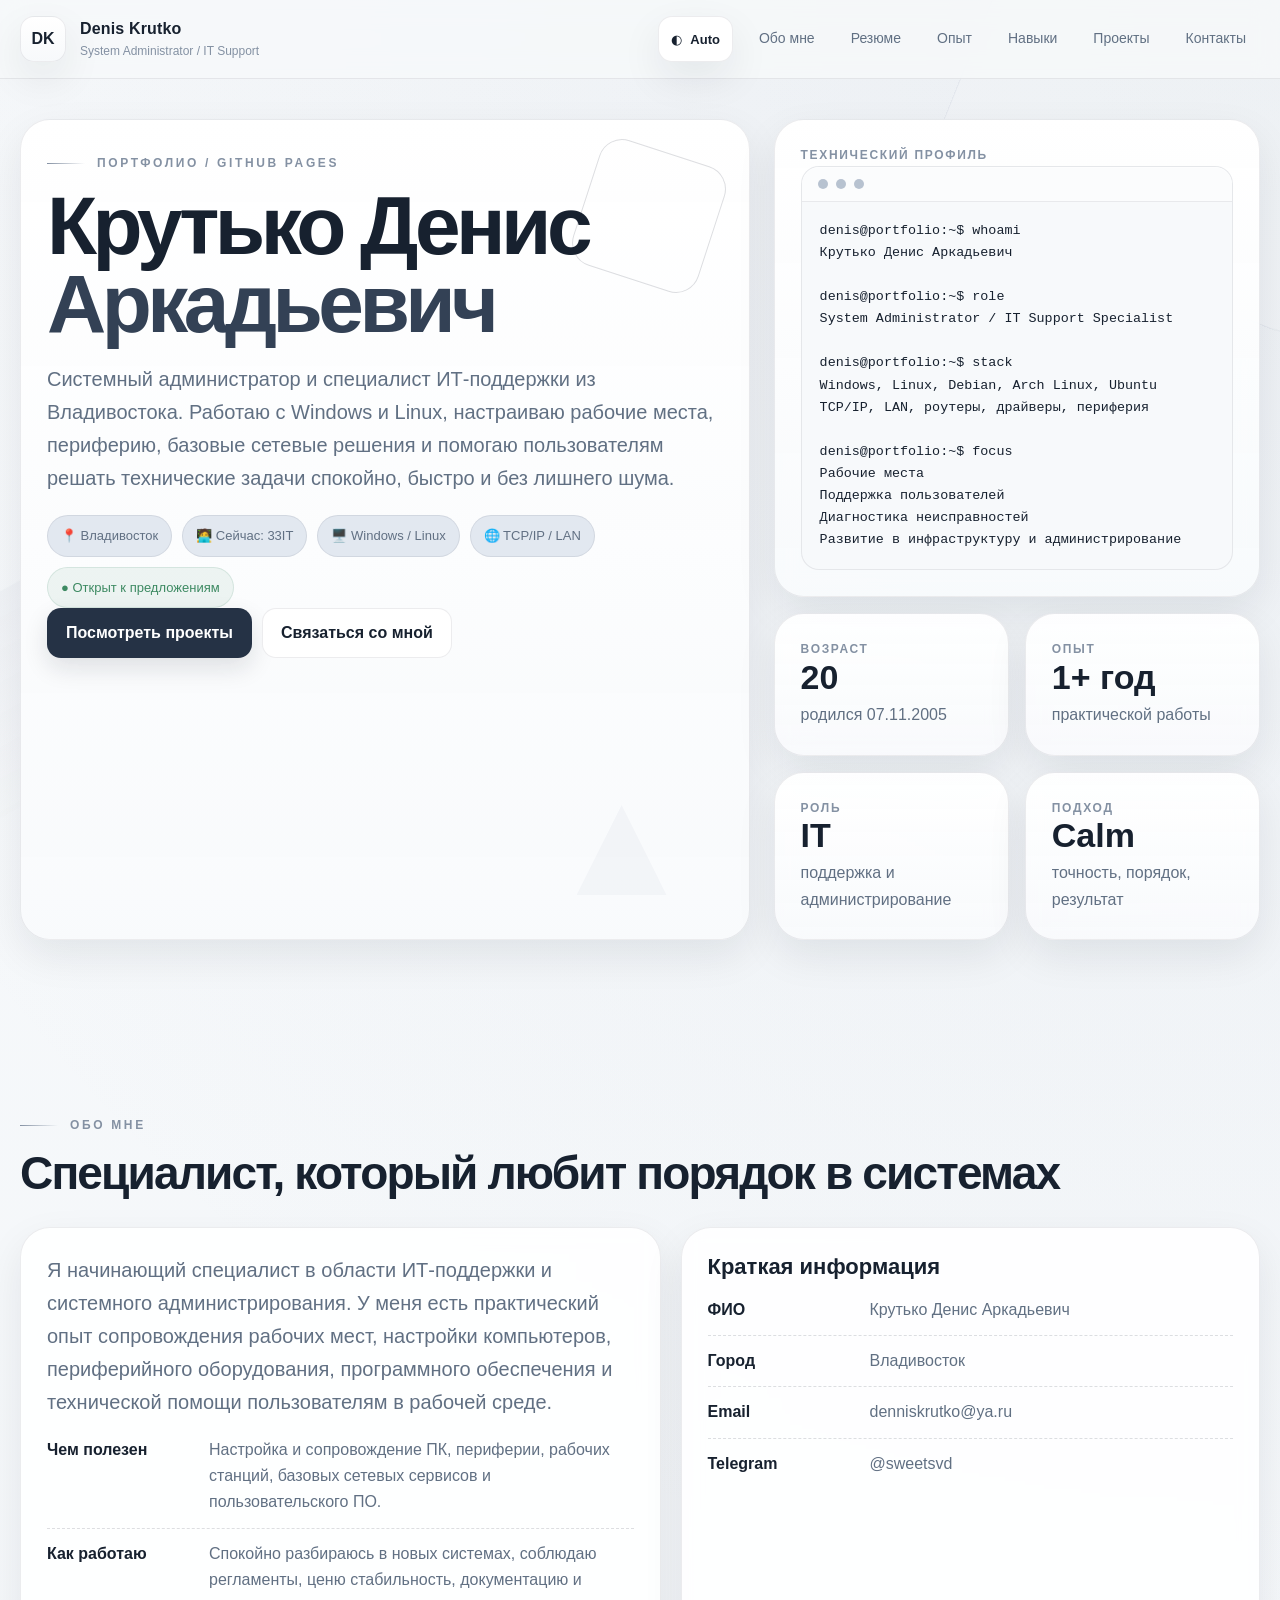
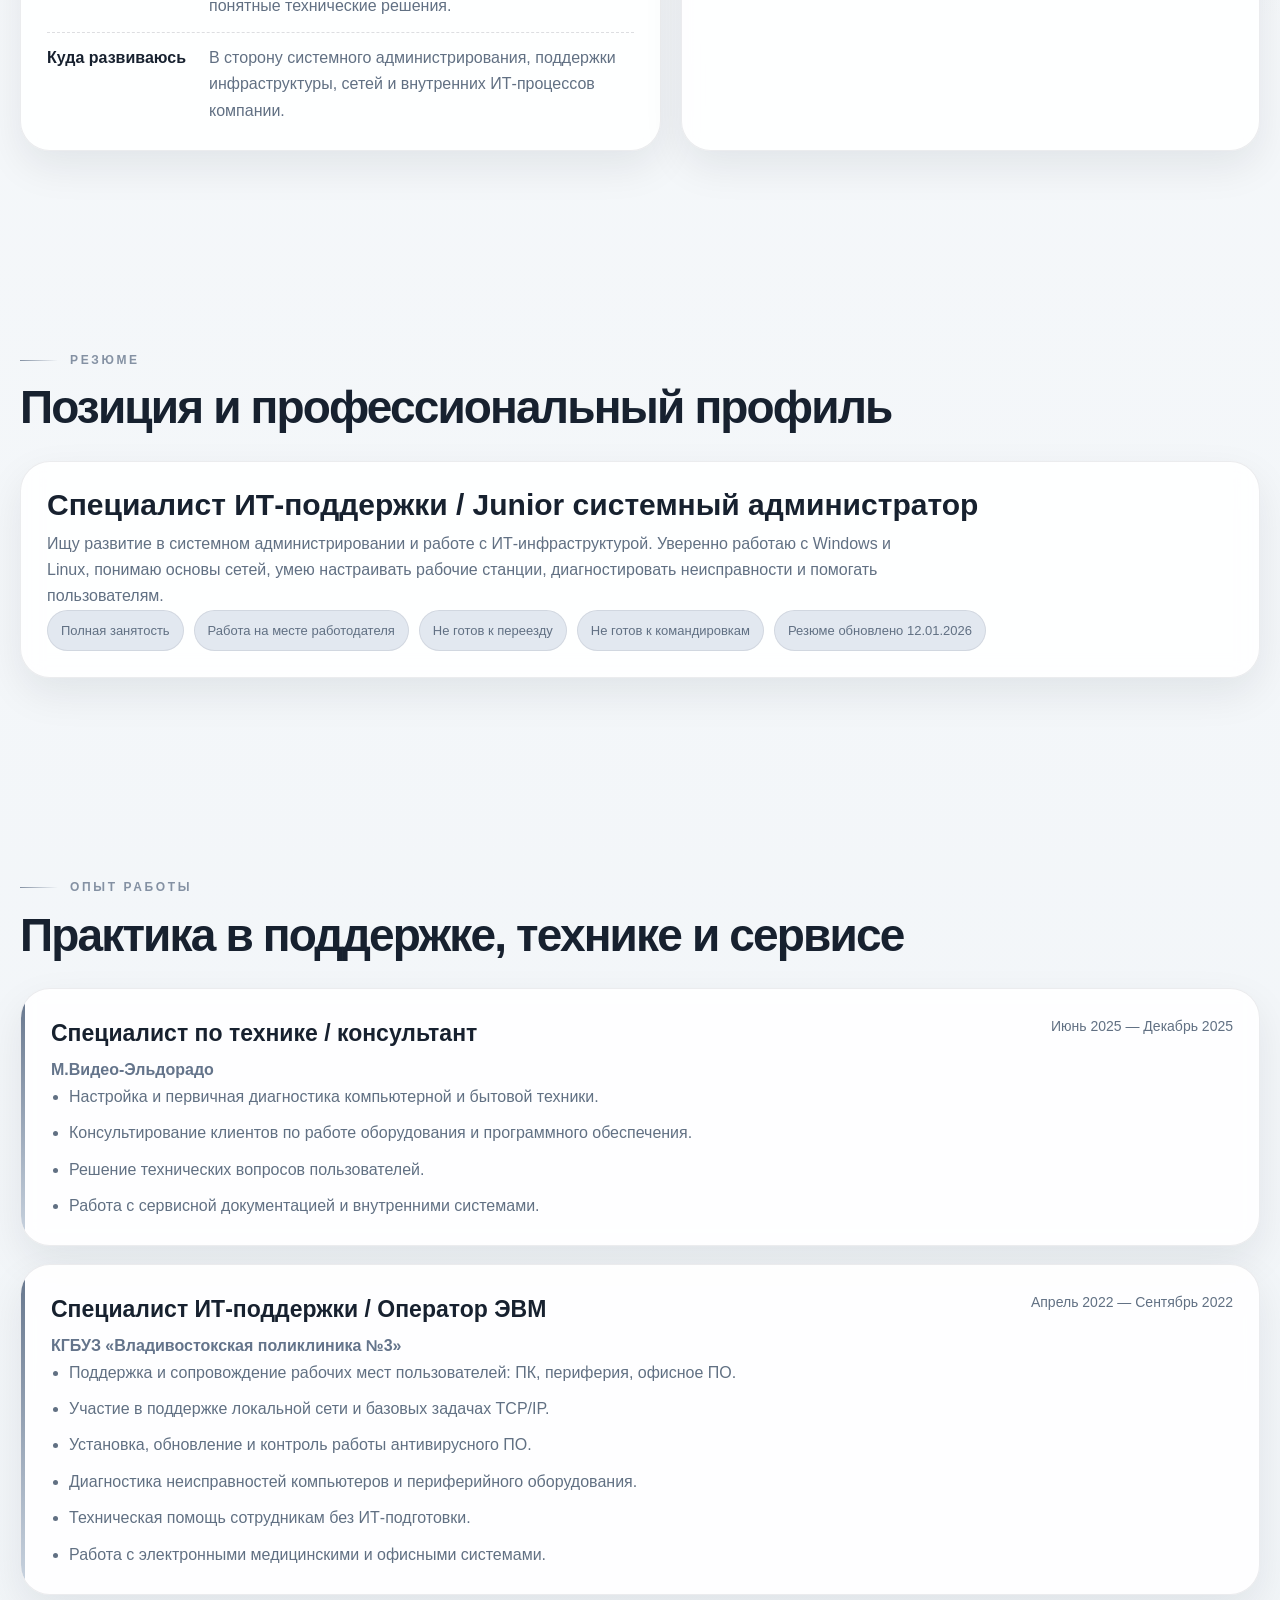
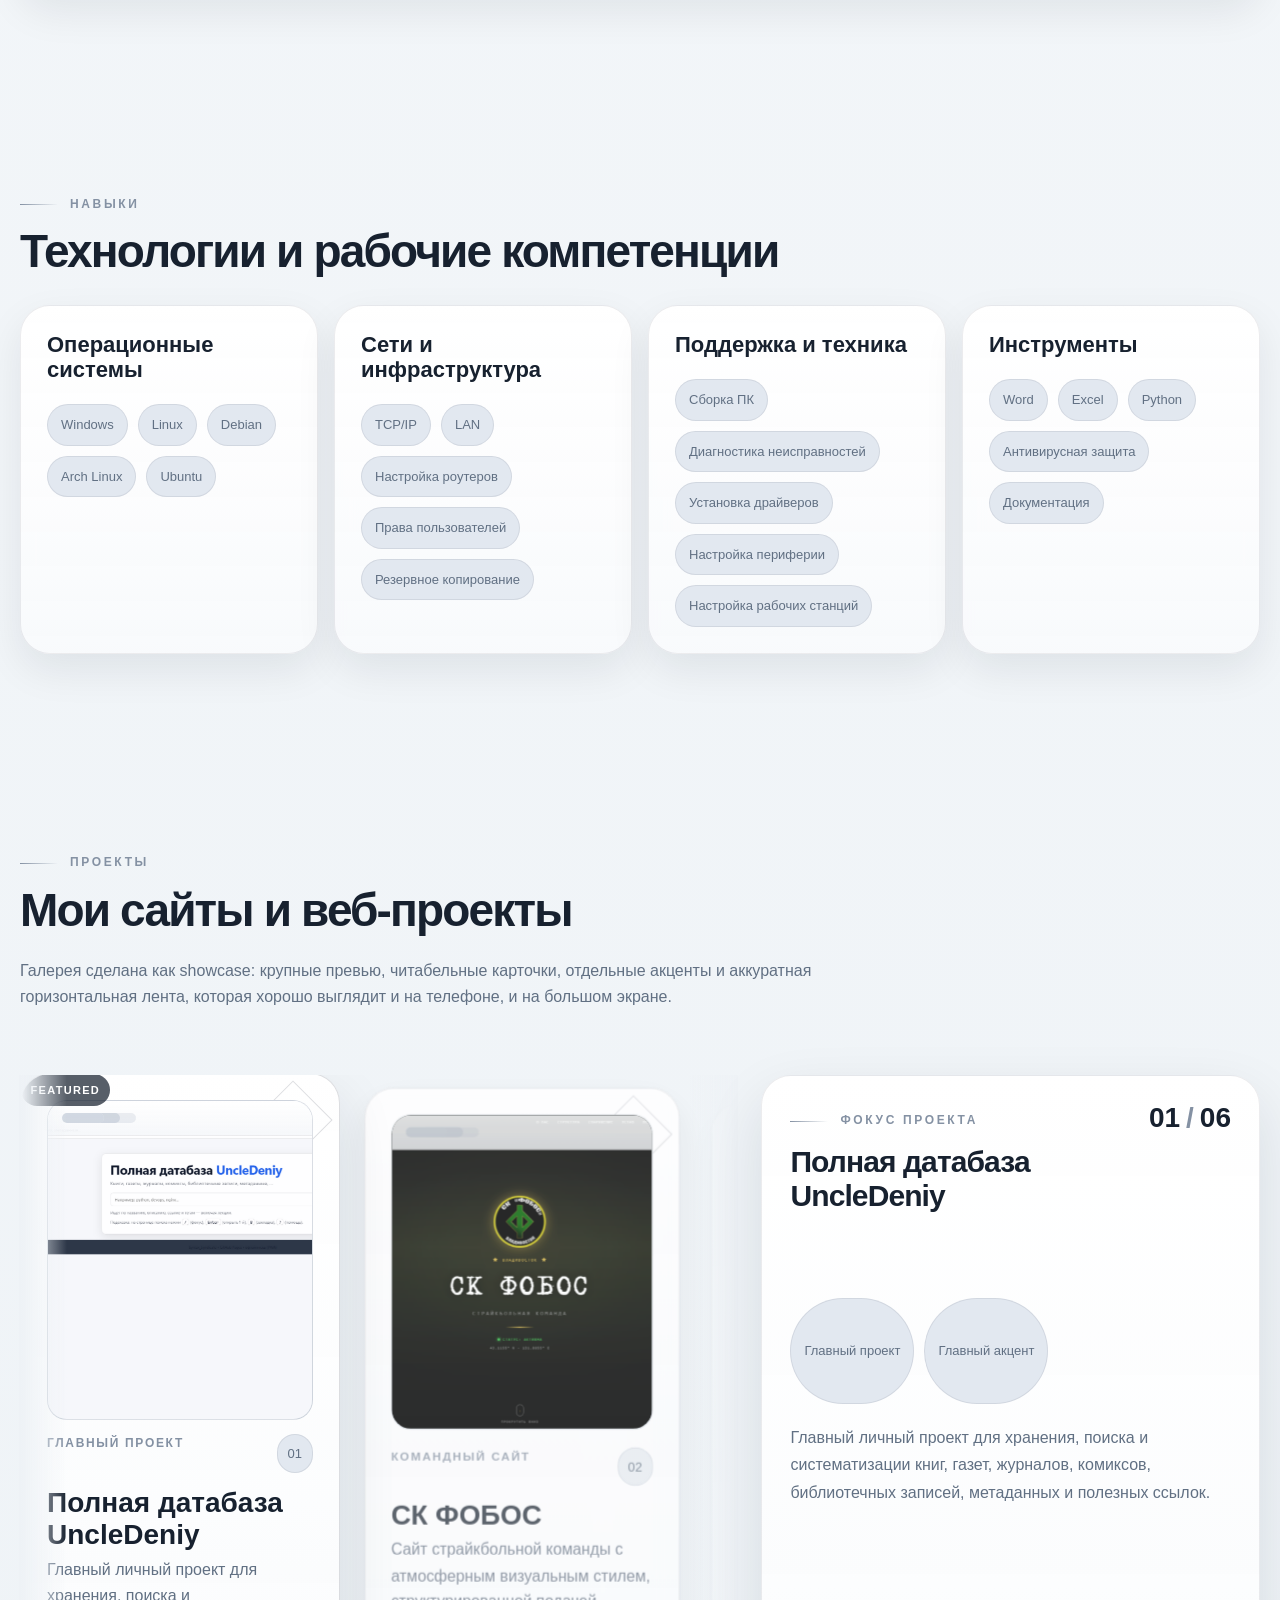
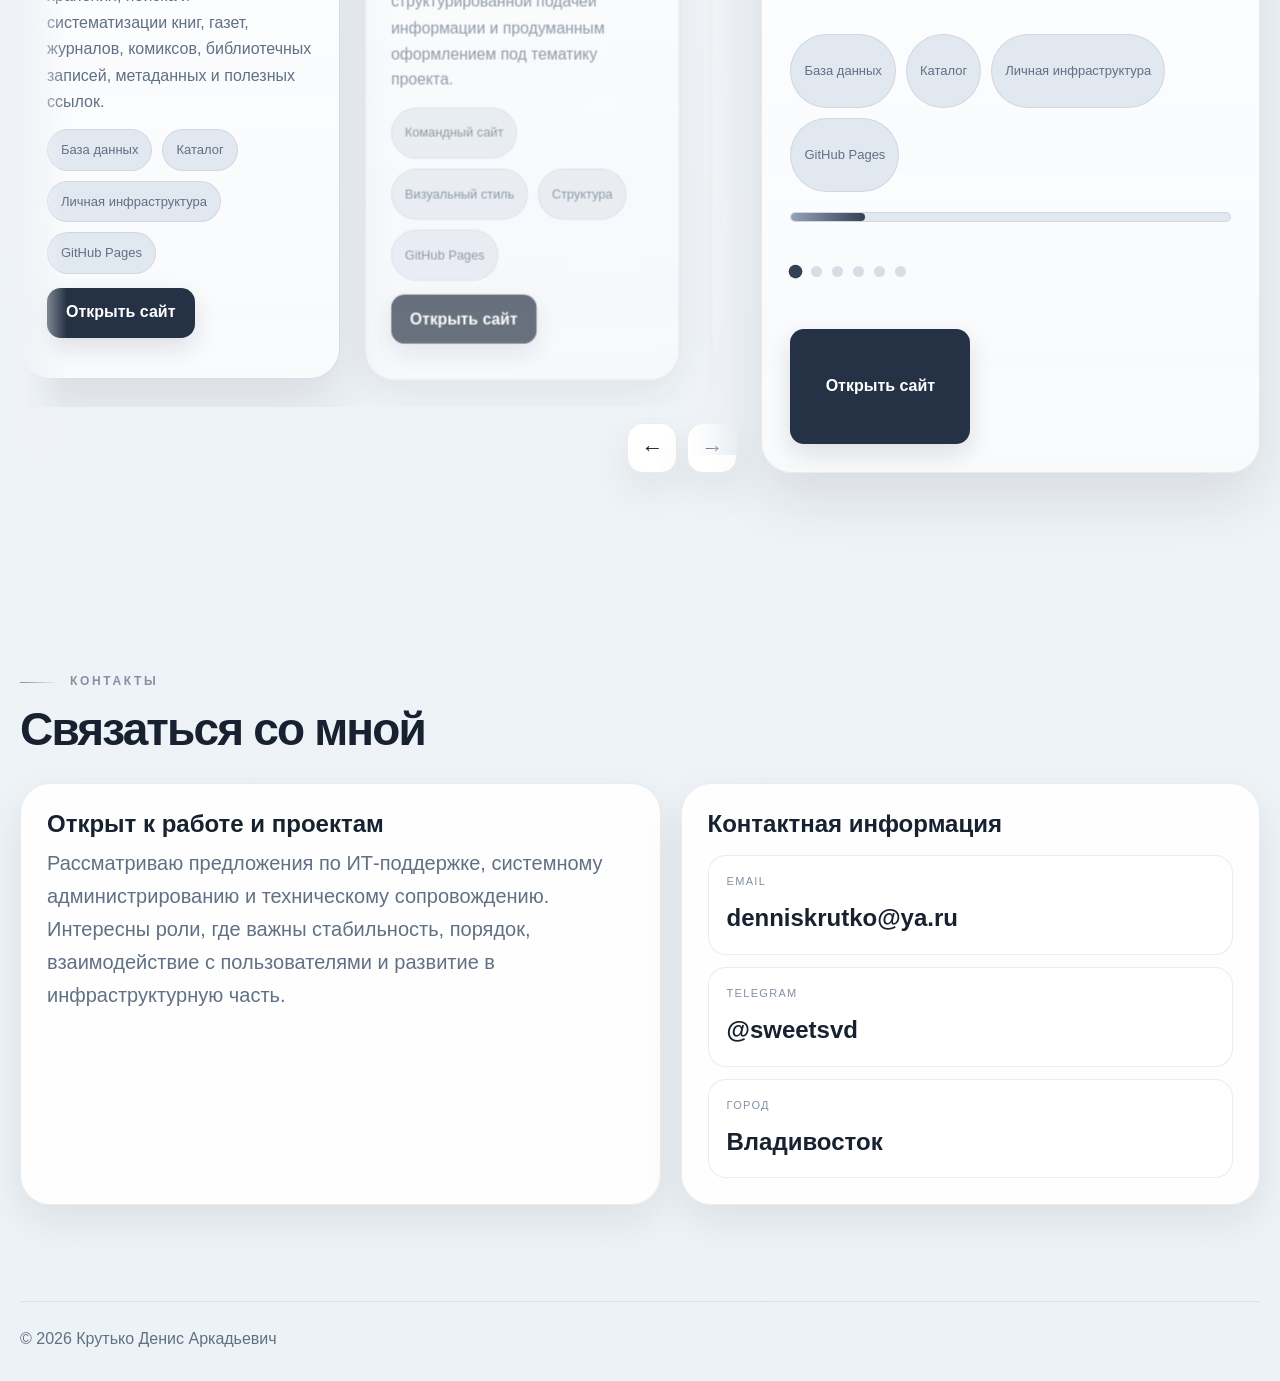
<file: index.html>
<!DOCTYPE html>
<html lang="ru">
<head>
  <meta charset="UTF-8" />
  <meta name="viewport" content="width=device-width, initial-scale=1.0" />
  <title>Крутько Денис — системный администратор</title>
  <meta name="description" content="Портфолио Крутько Дениса Аркадьевича — системного администратора и специалиста ИТ-поддержки из Владивостока." />
  <meta name="theme-color" content="#0f172a" />
  <link rel="icon" href="./assets/favicon.svg" type="image/svg+xml" />
  <link rel="stylesheet" href="./styles.css" />
</head>
<body>
  <div class="bg-shape shape-a"></div>
  <div class="bg-shape shape-b"></div>
  <div class="bg-shape shape-c"></div>

  <header class="site-header">
    <div class="container nav">
      <a class="brand" href="#top" aria-label="На главную">
        <span class="brand-mark">DK</span>
        <span class="brand-text">
          <span class="brand-title">Denis Krutko</span>
          <span class="brand-sub">System Administrator / IT Support</span>
        </span>
      </a>

      <div class="nav-right">
        <button class="theme-toggle" id="themeToggle" aria-label="Сменить тему" title="Сменить тему">
          <span class="theme-toggle__icon" aria-hidden="true">◐</span>
          <span class="theme-toggle__label" id="themeLabel">Auto</span>
        </button>
        <button class="menu-toggle" id="menuToggle" aria-label="Открыть меню">☰</button>
        <nav class="nav-links" id="navLinks">
          <a href="#about">Обо мне</a>
          <a href="#resume">Резюме</a>
          <a href="#experience">Опыт</a>
          <a href="#skills">Навыки</a>
          <a href="#projects">Проекты</a>
          <a href="#contacts">Контакты</a>
        </nav>
      </div>
    </div>
  </header>

  <main id="top">
    <section class="hero section">
      <div class="container hero-grid">
        <div class="hero-main panel reveal visible">
          <div class="eyebrow">Портфолио / GitHub Pages</div>
          <h1>Крутько Денис <span class="highlight">Аркадьевич</span></h1>
          <p class="lead">
            Системный администратор и специалист ИТ-поддержки из Владивостока. Работаю с Windows и Linux,
            настраиваю рабочие места, периферию, базовые сетевые решения и помогаю пользователям решать
            технические задачи спокойно, быстро и без лишнего шума.
          </p>

          <div class="status-row">
            <span class="chip">📍 Владивосток</span>
            <span class="chip">🧑‍💻 Сейчас: 33IT</span>
            <span class="chip">🖥️ Windows / Linux</span>
            <span class="chip">🌐 TCP/IP / LAN</span>
            <span class="chip chip--success">● Открыт к предложениям</span>
          </div>

          <div class="cta-row">
            <a class="btn btn-primary" href="#projects">Посмотреть проекты</a>
            <a class="btn btn-secondary" href="#contacts">Связаться со мной</a>
          </div>
        </div>

        <aside class="hero-side">
          <article class="summary-card panel reveal">
            <div class="summary-title">Технический профиль</div>
            <div class="terminal" aria-label="Технический профиль">
              <div class="terminal-top">
                <span class="terminal-dot"></span>
                <span class="terminal-dot"></span>
                <span class="terminal-dot"></span>
              </div>
              <div class="terminal-body">denis@portfolio:~$ whoami
Крутько Денис Аркадьевич

denis@portfolio:~$ role
System Administrator / IT Support Specialist

denis@portfolio:~$ stack
Windows, Linux, Debian, Arch Linux, Ubuntu
TCP/IP, LAN, роутеры, драйверы, периферия

denis@portfolio:~$ focus
Рабочие места
Поддержка пользователей
Диагностика неисправностей
Развитие в инфраструктуру и администрирование</div>
            </div>
          </article>

          <div class="quick-grid reveal">
            <article class="quick-card panel">
              <div class="quick-label">Возраст</div>
              <div class="quick-value">20</div>
              <div class="muted">родился 07.11.2005</div>
            </article>
            <article class="quick-card panel">
              <div class="quick-label">Опыт</div>
              <div class="quick-value">1+ год</div>
              <div class="muted">практической работы</div>
            </article>
            <article class="quick-card panel">
              <div class="quick-label">Роль</div>
              <div class="quick-value">IT</div>
              <div class="muted">поддержка и администрирование</div>
            </article>
            <article class="quick-card panel">
              <div class="quick-label">Подход</div>
              <div class="quick-value">Calm</div>
              <div class="muted">точность, порядок, результат</div>
            </article>
          </div>
        </aside>
      </div>
    </section>

    <section class="section" id="about">
      <div class="container">
        <div class="section-head reveal">
          <div>
            <div class="eyebrow">Обо мне</div>
            <h2>Специалист, который любит порядок в системах</h2>
          </div>
        </div>

        <div class="about-grid">
          <article class="about-card panel reveal">
            <p class="lead lead--full">
              Я начинающий специалист в области ИТ-поддержки и системного администрирования. У меня есть
              практический опыт сопровождения рабочих мест, настройки компьютеров, периферийного оборудования,
              программного обеспечения и технической помощи пользователям в рабочей среде.
            </p>
            <div class="about-list">
              <div class="about-row"><strong>Чем полезен</strong><span class="muted">Настройка и сопровождение ПК, периферии, рабочих станций, базовых сетевых сервисов и пользовательского ПО.</span></div>
              <div class="about-row"><strong>Как работаю</strong><span class="muted">Спокойно разбираюсь в новых системах, соблюдаю регламенты, ценю стабильность, документацию и понятные технические решения.</span></div>
              <div class="about-row"><strong>Куда развиваюсь</strong><span class="muted">В сторону системного администрирования, поддержки инфраструктуры, сетей и внутренних ИТ-процессов компании.</span></div>
            </div>
          </article>

          <article class="about-card panel reveal">
            <h3 class="card-title">Краткая информация</h3>
            <div class="about-list">
              <div class="about-row"><strong>ФИО</strong><span class="muted">Крутько Денис Аркадьевич</span></div>
              <div class="about-row"><strong>Город</strong><span class="muted">Владивосток</span></div>
              <div class="about-row"><strong>Email</strong><span class="muted">denniskrutko@ya.ru</span></div>
              <div class="about-row"><strong>Telegram</strong><span class="muted">@sweetsvd</span></div>
            </div>
          </article>
        </div>
      </div>
    </section>

    <section class="section" id="resume">
      <div class="container">
        <div class="section-head reveal">
          <div>
            <div class="eyebrow">Резюме</div>
            <h2>Позиция и профессиональный профиль</h2>
          </div>
        </div>

        <article class="resume-card panel reveal">
          <div class="resume-top">
            <div>
              <h3 class="resume-title">Специалист ИТ-поддержки / Junior системный администратор</h3>
              <p class="muted resume-text">
                Ищу развитие в системном администрировании и работе с ИТ-инфраструктурой. Уверенно работаю
                с Windows и Linux, понимаю основы сетей, умею настраивать рабочие станции, диагностировать
                неисправности и помогать пользователям.
              </p>
            </div>
          </div>
          <div class="resume-meta">
            <span class="meta-chip">Полная занятость</span>
            <span class="meta-chip">Работа на месте работодателя</span>
            <span class="meta-chip">Не готов к переезду</span>
            <span class="meta-chip">Не готов к командировкам</span>
            <span class="meta-chip">Резюме обновлено 12.01.2026</span>
          </div>
        </article>
      </div>
    </section>

    <section class="section" id="experience">
      <div class="container">
        <div class="section-head reveal">
          <div>
            <div class="eyebrow">Опыт работы</div>
            <h2>Практика в поддержке, технике и сервисе</h2>
          </div>
        </div>

        <div class="timeline">
          <article class="timeline-item panel reveal">
            <div class="timeline-top">
              <div>
                <div class="timeline-role">Специалист по технике / консультант</div>
                <div class="timeline-company">М.Видео-Эльдорадо</div>
              </div>
              <div class="timeline-time">Июнь 2025 — Декабрь 2025</div>
            </div>
            <ul class="timeline-list">
              <li>Настройка и первичная диагностика компьютерной и бытовой техники.</li>
              <li>Консультирование клиентов по работе оборудования и программного обеспечения.</li>
              <li>Решение технических вопросов пользователей.</li>
              <li>Работа с сервисной документацией и внутренними системами.</li>
            </ul>
          </article>

          <article class="timeline-item panel reveal">
            <div class="timeline-top">
              <div>
                <div class="timeline-role">Специалист ИТ-поддержки / Оператор ЭВМ</div>
                <div class="timeline-company">КГБУЗ «Владивостокская поликлиника №3»</div>
              </div>
              <div class="timeline-time">Апрель 2022 — Сентябрь 2022</div>
            </div>
            <ul class="timeline-list">
              <li>Поддержка и сопровождение рабочих мест пользователей: ПК, периферия, офисное ПО.</li>
              <li>Участие в поддержке локальной сети и базовых задачах TCP/IP.</li>
              <li>Установка, обновление и контроль работы антивирусного ПО.</li>
              <li>Диагностика неисправностей компьютеров и периферийного оборудования.</li>
              <li>Техническая помощь сотрудникам без ИТ-подготовки.</li>
              <li>Работа с электронными медицинскими и офисными системами.</li>
            </ul>
          </article>
        </div>
      </div>
    </section>

    <section class="section" id="skills">
      <div class="container">
        <div class="section-head reveal">
          <div>
            <div class="eyebrow">Навыки</div>
            <h2>Технологии и рабочие компетенции</h2>
          </div>
        </div>

        <div class="skill-grid">
          <article class="skill-card panel reveal">
            <h3>Операционные системы</h3>
            <div class="skill-tags"><span>Windows</span><span>Linux</span><span>Debian</span><span>Arch Linux</span><span>Ubuntu</span></div>
          </article>
          <article class="skill-card panel reveal">
            <h3>Сети и инфраструктура</h3>
            <div class="skill-tags"><span>TCP/IP</span><span>LAN</span><span>Настройка роутеров</span><span>Права пользователей</span><span>Резервное копирование</span></div>
          </article>
          <article class="skill-card panel reveal">
            <h3>Поддержка и техника</h3>
            <div class="skill-tags"><span>Сборка ПК</span><span>Диагностика неисправностей</span><span>Установка драйверов</span><span>Настройка периферии</span><span>Настройка рабочих станций</span></div>
          </article>
          <article class="skill-card panel reveal">
            <h3>Инструменты</h3>
            <div class="skill-tags"><span>Word</span><span>Excel</span><span>Python</span><span>Антивирусная защита</span><span>Документация</span></div>
          </article>
        </div>
      </div>
    </section>

    <section class="section" id="projects">
      <div class="container projects-wrap">
        <div class="section-head reveal">
          <div>
            <div class="eyebrow">Проекты</div>
            <h2>Мои сайты и веб-проекты</h2>
          </div>
          <p class="projects-note reveal">Галерея сделана как showcase: крупные превью, читабельные карточки, отдельные акценты и аккуратная горизонтальная лента, которая хорошо выглядит и на телефоне, и на большом экране.</p>
        </div>

        <div class="projects-gallery reveal">
          <div class="projects-slider-shell">
            <div class="projects-slider" id="projectsSlider">
              <article class="project-card panel project-card--featured" data-title="Полная датабаза UncleDeniy" data-type="Главный проект" data-index="01" data-description="Главный личный проект для хранения, поиска и систематизации книг, газет, журналов, комиксов, библиотечных записей, метаданных и полезных ссылок." data-tags="База данных,Каталог,Личная инфраструктура,GitHub Pages" data-link="https://uncledeniy.github.io/sweetsvt.github.io/" data-link-label="Открыть сайт">
                <div class="project-image browser-frame"><img src="./img/syntax.png" alt="Превью проекта Полная датабаза UncleDeniy"></div>
                <div class="project-top"><span class="project-type">Главный проект</span><span class="project-index">01</span></div>
                <div class="project-title-wrap">
                  <h3>Полная датабаза UncleDeniy</h3>
                  <p class="project-desc">Главный личный проект для хранения, поиска и систематизации книг, газет, журналов, комиксов, библиотечных записей, метаданных и полезных ссылок.</p>
                </div>
                <div class="project-tags"><span>База данных</span><span>Каталог</span><span>Личная инфраструктура</span><span>GitHub Pages</span></div>
                <div class="project-links"><a class="project-link primary" href="https://uncledeniy.github.io/sweetsvt.github.io/" target="_blank" rel="noopener">Открыть сайт</a></div>
              </article>

              <article class="project-card panel" data-title="СК ФОБОС" data-type="Командный сайт" data-index="02" data-description="Сайт страйкбольной команды с атмосферным визуальным стилем, структурированной подачей информации и продуманным оформлением под тематику проекта." data-tags="Командный сайт,Визуальный стиль,Структура,GitHub Pages" data-link="https://uncledeniy.github.io/phobos-team.github.io/" data-link-label="Открыть сайт">
                <div class="project-image browser-frame"><img src="./img/fobos.png" alt="Превью проекта СК ФОБОС"></div>
                <div class="project-top"><span class="project-type">Командный сайт</span><span class="project-index">02</span></div>
                <div class="project-title-wrap">
                  <h3>СК ФОБОС</h3>
                  <p class="project-desc">Сайт страйкбольной команды с атмосферным визуальным стилем, структурированной подачей информации и продуманным оформлением под тематику проекта.</p>
                </div>
                <div class="project-tags"><span>Командный сайт</span><span>Визуальный стиль</span><span>Структура</span><span>GitHub Pages</span></div>
                <div class="project-links"><a class="project-link primary" href="https://uncledeniy.github.io/phobos-team.github.io/" target="_blank" rel="noopener">Открыть сайт</a></div>
              </article>

              <article class="project-card panel" data-title="Тайна Станции Дуга" data-type="Атмосферный проект" data-index="03" data-description="Аудиокнига в атмосфере Зоны: тайны Дуги, аномалии и человеческая жадность. Карточка ведёт сразу на готовую страницу проекта внутри репозитория." data-tags="Story,Landing,Atmosphere" data-link="./tayna-stancii-duga/index.html" data-link-label="Открыть сайт">
                <div class="project-image browser-frame"><img src="./img/duga.png" alt="Превью проекта Тайна Станции Дуга"></div>
                <div class="project-top"><span class="project-type">Атмосферный проект</span><span class="project-index">03</span></div>
                <div class="project-title-wrap">
                  <h3>Тайна Станции Дуга</h3>
                  <p class="project-desc">Аудиокнига в атмосфере Зоны: тайны Дуги, аномалии и человеческая жадность. Карточка ведёт сразу на готовую страницу проекта внутри репозитория.</p>
                </div>
                <div class="project-tags"><span>Story</span><span>Landing</span><span>Atmosphere</span></div>
                <div class="project-links"><a class="project-link" href="./tayna-stancii-duga/index.html">Открыть сайт</a></div>
              </article>

              <article class="project-card panel" data-title="WeatherVision" data-type="Полезный сервис" data-index="04" data-description="Проект с прогнозом погоды и удобной визуальной подачей данных. Размещается как отдельная страница внутри GitHub Pages." data-tags="Weather,UI,Service" data-link="./weathervision/index.html" data-link-label="Открыть сайт">
                <div class="project-image browser-frame"><img src="./img/weather.png" alt="Превью проекта WeatherVision"></div>
                <div class="project-top"><span class="project-type">Полезный сервис</span><span class="project-index">04</span></div>
                <div class="project-title-wrap">
                  <h3>WeatherVision</h3>
                  <p class="project-desc">Проект с прогнозом погоды и удобной визуальной подачей данных. Размещается как отдельная страница внутри GitHub Pages.</p>
                </div>
                <div class="project-tags"><span>Weather</span><span>UI</span><span>Service</span></div>
                <div class="project-links"><a class="project-link" href="./weathervision/index.html">Открыть сайт</a></div>
              </article>

              <article class="project-card panel" data-title="SysHelper" data-type="Технический проект" data-index="05" data-description="Веб-проект по помощи с операционными системами, базовыми настройками и техническими вопросами, связанными с рабочими средами пользователя." data-tags="OS,Support,Utility" data-link="./syshelper/index.html" data-link-label="Открыть сайт">
                <div class="project-image browser-frame"><img src="./img/syshelper.png" alt="Превью проекта SysHelper"></div>
                <div class="project-top"><span class="project-type">Технический проект</span><span class="project-index">05</span></div>
                <div class="project-title-wrap">
                  <h3>SysHelper</h3>
                  <p class="project-desc">Веб-проект по помощи с операционными системами, базовыми настройками и техническими вопросами, связанными с рабочими средами пользователя.</p>
                </div>
                <div class="project-tags"><span>OS</span><span>Support</span><span>Utility</span></div>
                <div class="project-links"><a class="project-link" href="./syshelper/index.html">Открыть сайт</a></div>
              </article>

              <article class="project-card panel" data-title="Galaxy Defender" data-type="Интерактив" data-index="06" data-description="Retro Space Shooter — веб-игра, которая показывает, что я работаю не только с утилитарными решениями, но и с интерактивными проектами." data-tags="Game,Retro,Interactive" data-link="./galaxy-defender/index.html" data-link-label="Открыть сайт">
                <div class="project-image browser-frame"><img src="./img/galaxy.png" alt="Превью проекта Galaxy Defender"></div>
                <div class="project-top"><span class="project-type">Интерактив</span><span class="project-index">06</span></div>
                <div class="project-title-wrap">
                  <h3>Galaxy Defender</h3>
                  <p class="project-desc">Retro Space Shooter — веб-игра, которая показывает, что я работаю не только с утилитарными решениями, но и с интерактивными проектами.</p>
                </div>
                <div class="project-tags"><span>Game</span><span>Retro</span><span>Interactive</span></div>
                <div class="project-links"><a class="project-link" href="./galaxy-defender/index.html">Открыть сайт</a></div>
              </article>
            </div>
            <div class="slider-controls">
              <button class="slider-btn" id="prevSlide" aria-label="Предыдущий проект">←</button>
              <button class="slider-btn" id="nextSlide" aria-label="Следующий проект">→</button>
            </div>
          </div>

          <aside class="gallery-side panel reveal">
            <div class="gallery-side__head">
              <div>
                <div class="eyebrow">Фокус проекта</div>
                <h3 class="gallery-side__title" id="projectInfoTitle">Полная датабаза UncleDeniy</h3>
              </div>
              <div class="gallery-side__counter"><span id="projectInfoIndex">01</span><span class="gallery-side__slash">/</span><span id="projectInfoTotal">06</span></div>
            </div>
            <div class="gallery-side__meta">
              <span class="project-status" id="projectInfoType">Главный проект</span>
              <span class="project-status" id="projectInfoState">Сейчас в фокусе</span>
            </div>
            <p class="muted gallery-side__text" id="projectInfoDescription">
              Главный личный проект для хранения, поиска и систематизации книг, газет, журналов, комиксов, библиотечных записей, метаданных и полезных ссылок.
            </p>
            <div class="gallery-side__tags" id="projectInfoTags">
              <span>База данных</span><span>Каталог</span><span>Личная инфраструктура</span><span>GitHub Pages</span>
            </div>
            <div class="gallery-side__progress">
              <div class="gallery-progress__bar"><span id="projectProgressBar"></span></div>
              <div class="gallery-progress__dots" id="projectProgressDots"></div>
            </div>
            <div class="gallery-side__actions">
              <a class="project-link primary" id="projectInfoLink" href="https://uncledeniy.github.io/sweetsvt.github.io/" target="_blank" rel="noopener">Открыть сайт</a>
            </div>
          </aside>
        </div>
      </div>
    </section>

    <section class="section" id="contacts">
      <div class="container">
        <div class="section-head reveal">
          <div>
            <div class="eyebrow">Контакты</div>
            <h2>Связаться со мной</h2>
          </div>
        </div>

        <div class="contact-grid">
          <article class="contact-card panel reveal">
            <h3 class="card-title">Открыт к работе и проектам</h3>
            <p class="lead lead--full">Рассматриваю предложения по ИТ-поддержке, системному администрированию и техническому сопровождению. Интересны роли, где важны стабильность, порядок, взаимодействие с пользователями и развитие в инфраструктурную часть.</p>
          </article>

          <article class="contact-card panel reveal">
            <h3 class="card-title">Контактная информация</h3>
            <div class="contact-list">
              <a class="contact-item" href="mailto:denniskrutko@ya.ru"><small>Email</small><strong>denniskrutko@ya.ru</strong></a>
              <a class="contact-item" href="https://t.me/sweetsvd" target="_blank" rel="noopener"><small>Telegram</small><strong>@sweetsvd</strong></a>
              <div class="contact-item"><small>Город</small><strong>Владивосток</strong></div>
            </div>
          </article>
        </div>
      </div>
    </section>
  </main>

  <footer>
    <div class="container footer-bar">
      <div>© 2026 Крутько Денис Аркадьевич</div>
    </div>
  </footer>

  <script src="./script.js"></script>
</body>
</html>
</file>
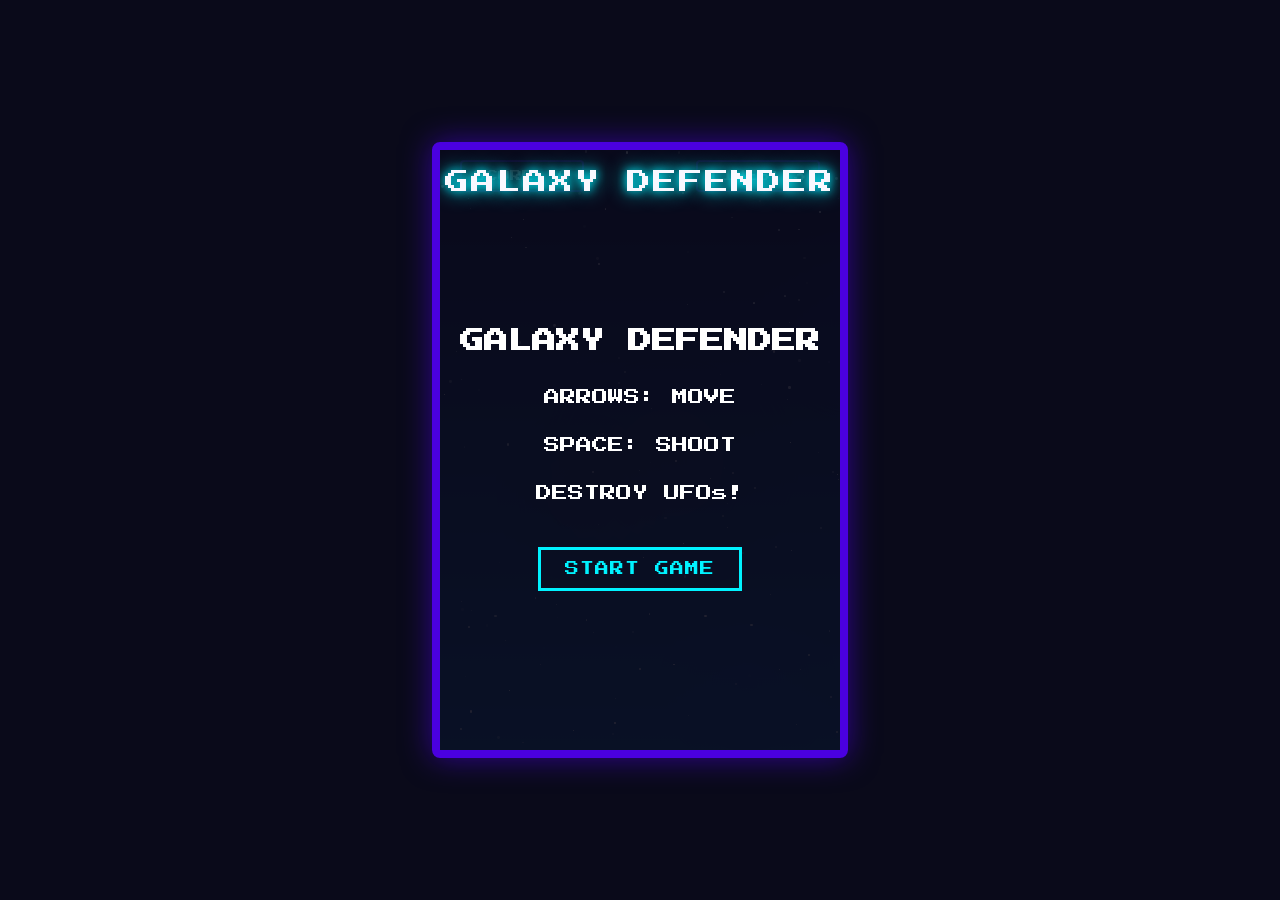
<file: galaxy-defender/index.html>
<!DOCTYPE html>
<html>
<head>
    <title>Galaxy Defender - Retro Arcade</title>
    <style>
        @import url('https://fonts.googleapis.com/css2?family=Press+Start+2P&display=swap');
        
        body {
            margin: 0;
            padding: 0;
            background-color: #0a0a1a;
            display: flex;
            justify-content: center;
            align-items: center;
            height: 100vh;
            font-family: 'Press Start 2P', cursive;
            color: #fff;
            overflow: hidden;
            image-rendering: pixelated;
        }
        
        #game-container {
            position: relative;
            width: 400px;
            height: 600px;
            background: linear-gradient(to bottom, #000428, #004e92);
            border: 8px solid #4a00e0;
            border-radius: 8px;
            overflow: hidden;
            box-shadow: 0 0 30px rgba(74, 0, 224, 0.6);
        }
        
        #game-screen {
            width: 100%;
            height: 100%;
            position: relative;
            overflow: hidden;
        }
        
        #title {
            position: absolute;
            top: 20px;
            width: 100%;
            text-align: center;
            font-size: 24px;
            color: #f8f8ff;
            text-shadow: 0 0 10px #00f2ff, 0 0 20px #00f2ff;
            z-index: 100;
            letter-spacing: 2px;
            transition: opacity 0.5s;
        }
        
        #start-screen, #game-over {
            position: absolute;
            top: 0;
            left: 0;
            width: 100%;
            height: 100%;
            background: rgba(10, 10, 26, 0.9);
            display: flex;
            flex-direction: column;
            justify-content: center;
            align-items: center;
            z-index: 10;
            text-align: center;
        }
        
        #game-over {
            display: none;
        }
        
        button {
            background-color: transparent;
            color: #00f2ff;
            border: 3px solid #00f2ff;
            padding: 12px 24px;
            margin-top: 30px;
            font-family: 'Press Start 2P', cursive;
            font-size: 14px;
            cursor: pointer;
            transition: all 0.3s;
            text-transform: uppercase;
            letter-spacing: 1px;
        }
        
        button:hover {
            background-color: #00f2ff;
            color: #0a0a1a;
            box-shadow: 0 0 15px #00f2ff;
        }
        
        .game-object {
            position: absolute;
            image-rendering: pixelated;
        }
        
        #hud {
            position: absolute;
            top: 10px;
            width: 100%;
            display: flex;
            justify-content: space-between;
            padding: 0 20px;
            box-sizing: border-box;
            z-index: 5;
        }
        
        .hud-item {
            background: rgba(0, 0, 0, 0.6);
            padding: 8px 12px;
            border-radius: 4px;
            border: 2px solid #4a00e0;
            font-size: 12px;
        }
        
        .stars {
            position: absolute;
            background-color: #fff;
            border-radius: 50%;
            animation: twinkle 2s infinite alternate;
        }
        
        @keyframes twinkle {
            0% { opacity: 0.3; }
            100% { opacity: 1; }
        }
        
        .nebula {
            position: absolute;
            border-radius: 50%;
            opacity: 0.2;
            filter: blur(2px);
        }
        
        #particles {
            position: absolute;
            width: 100%;
            height: 100%;
            pointer-events: none;
        }
        
        .particle {
            position: absolute;
            background-color: #00f2ff;
            border-radius: 50%;
            pointer-events: none;
        }
        
        .explosion-particle {
            position: absolute;
            border-radius: 50%;
            pointer-events: none;
        }
    </style>
</head>
<body>
    <div id="game-container">
        <div id="title">GALAXY DEFENDER</div>
        
        <div id="hud">
            <div class="hud-item">SCORE: <span id="score">0</span></div>
            <div class="hud-item">LIVES: <span id="lives">3</span></div>
        </div>
        
        <div id="start-screen">
            <h2>GALAXY DEFENDER</h2>
            <p>ARROWS: MOVE</p>
            <p>SPACE: SHOOT</p>
            <p>DESTROY UFOs!</p>
            <button id="start-button">START GAME</button>
        </div>
        
        <div id="game-over">
            <h2>GAME OVER</h2>
            <p>FINAL SCORE:</p>
            <p id="final-score">0</p>
            <button id="restart-button">PLAY AGAIN</button>
        </div>
        
        <div id="game-screen">
            <div id="particles"></div> 
        </div>
    </div>

    <audio id="shoot-sound" src="[data-uri]..."></audio>
    <audio id="explosion-sound" src="[data-uri]..."></audio>
    <audio id="powerup-sound" src="[data-uri]..."></audio>

    <script> 
        let gameActive = false;
        let score = 0;
        let lives = 3;
        let player;
        let enemies = [];
        let bullets = [];
        let enemyBullets = [];
        let explosions = [];
        let powerUps = [];
        let keys = {};
        let gameLoopId;
        let enemySpawnRate = 100;
        let enemySpawnCounter = 0;
        let stars = [];
        let nebulas = [];
        let level = 1;
        let isBossFight = false;
        let boss = null;
         
        const gameScreen = document.getElementById('game-screen');
        const titleElement = document.getElementById('title');
        const particlesContainer = document.getElementById('particles');
        const startScreen = document.getElementById('start-screen');
        const gameOverScreen = document.getElementById('game-over');
        const startButton = document.getElementById('start-button');
        const restartButton = document.getElementById('restart-button');
        const scoreDisplay = document.getElementById('score');
        const livesDisplay = document.getElementById('lives');
        const finalScoreDisplay = document.getElementById('final-score');
        const shootSound = document.getElementById('shoot-sound');
        const explosionSound = document.getElementById('explosion-sound');
        const powerupSound = document.getElementById('powerup-sound');
         
        function createBackground() { 
            for (let i = 0; i < 150; i++) {
                const star = document.createElement('div');
                star.className = 'stars';
                const size = Math.random() * 3;
                star.style.width = size + 'px';
                star.style.height = size + 'px';
                star.style.left = Math.random() * 100 + '%';
                star.style.top = Math.random() * 100 + '%';
                star.style.opacity = Math.random();
                star.style.animationDelay = Math.random() * 2 + 's';
                gameScreen.appendChild(star);
                stars.push({
                    element: star,
                    speed: 0.5 + Math.random() * 2
                });
            }
             
            for (let i = 0; i < 5; i++) {
                const nebula = document.createElement('div');
                nebula.className = 'nebula';
                const size = 100 + Math.random() * 200;
                nebula.style.width = size + 'px';
                nebula.style.height = size + 'px';
                nebula.style.left = Math.random() * 100 + '%';
                nebula.style.top = Math.random() * 100 + '%';
                nebula.style.background = `radial-gradient(circle, 
                    rgba(${Math.floor(Math.random() * 100)}, 
                    ${Math.floor(Math.random() * 50)}, 
                    ${Math.floor(Math.random() * 200)}, 0.8) 0%, 
                    transparent 70%)`;
                gameScreen.appendChild(nebula);
                nebulas.push({
                    element: nebula,
                    speed: 0.1 + Math.random() * 0.3
                });
            }
        }
         
        function updateBackground() { 
            stars.forEach(star => {
                let top = parseFloat(star.element.style.top);
                top += star.speed;
                if (top > 100) {
                    top = -2;
                    star.element.style.left = Math.random() * 100 + '%';
                }
                star.element.style.top = top + '%';
            });
             
            nebulas.forEach(nebula => {
                let top = parseFloat(nebula.element.style.top);
                top += nebula.speed;
                if (top > 100) {
                    top = -20;
                    nebula.element.style.left = Math.random() * 100 + '%';
                }
                nebula.element.style.top = top + '%';
            });
        }
         
        function createParticles(x, y, color, count, size, speed) {
            for (let i = 0; i < count; i++) {
                const particle = document.createElement('div');
                particle.className = 'particle';
                particle.style.width = size + 'px';
                particle.style.height = size + 'px';
                particle.style.backgroundColor = color;
                particle.style.left = x + 'px';
                particle.style.top = y + 'px';
                
                const angle = Math.random() * Math.PI * 2;
                const velocity = 0.5 + Math.random() * speed;
                const life = 20 + Math.random() * 30;
                
                particlesContainer.appendChild(particle);
                
                let frame = 0;
                const particleInterval = setInterval(() => {
                    frame++;
                    const currentX = parseFloat(particle.style.left);
                    const currentY = parseFloat(particle.style.top);
                    
                    particle.style.left = (currentX + Math.cos(angle) * velocity) + 'px';
                    particle.style.top = (currentY + Math.sin(angle) * velocity) + 'px';
                    particle.style.opacity = 1 - (frame / life);
                    
                    if (frame >= life) {
                        clearInterval(particleInterval);
                        particle.remove();
                    }
                }, 16);
            }
        }
         
        class Player {
            constructor() {
                this.width = 48;
                this.height = 48;
                this.x = gameScreen.offsetWidth / 2 - this.width / 2;
                this.y = gameScreen.offsetHeight - this.height - 30;
                this.speed = 6;
                this.shootCooldown = 0;
                this.maxShootCooldown = 10;
                this.element = document.createElement('div');
                this.element.className = 'game-object';
                this.element.style.width = this.width + 'px';
                this.element.style.height = this.height + 'px';
                this.element.style.backgroundImage = 'url("[data-uri]")';
                this.element.style.left = this.x + 'px';
                this.element.style.top = this.y + 'px';
                gameScreen.appendChild(this.element);
                 
                this.engineGlow = document.createElement('div');
                this.engineGlow.className = 'game-object';
                this.engineGlow.style.width = '16px';
                this.engineGlow.style.height = '24px';
                this.engineGlow.style.background = 'radial-gradient(circle, #00f2ff 0%, transparent 70%)';
                this.engineGlow.style.left = (this.x + this.width/2 - 8) + 'px';
                this.engineGlow.style.top = (this.y + this.height) + 'px';
                gameScreen.appendChild(this.engineGlow);
            }
            
            update() { 
                if (keys['ArrowLeft'] && this.x > 0) {
                    this.x -= this.speed;
                    createParticles(this.x + this.width, this.y + this.height/2, '#00f2ff', 1, 4, 1);
                }
                if (keys['ArrowRight'] && this.x < gameScreen.offsetWidth - this.width) {
                    this.x += this.speed;
                    createParticles(this.x, this.y + this.height/2, '#00f2ff', 1, 4, 1);
                }
                if (keys['ArrowUp'] && this.y > 0) {
                    this.y -= this.speed;
                }
                if (keys['ArrowDown'] && this.y < gameScreen.offsetHeight - this.height) {
                    this.y += this.speed;
                }
                 
                this.element.style.left = this.x + 'px';
                this.element.style.top = this.y + 'px';
                this.engineGlow.style.left = (this.x + this.width/2 - 8) + 'px';
                this.engineGlow.style.top = (this.y + this.height) + 'px';
                  
                const glowSize = 16 + Math.sin(Date.now() / 100) * 4;
                this.engineGlow.style.width = glowSize + 'px';
                this.engineGlow.style.height = (glowSize * 1.5) + 'px';
                this.engineGlow.style.left = (this.x + this.width/2 - glowSize/2) + 'px';
                 
                if (keys[' ']) {
                    if (this.shootCooldown <= 0) {
                        this.shoot();
                        this.shootCooldown = this.maxShootCooldown;
                    } else {
                        this.shootCooldown--;
                    }
                } else {
                    this.shootCooldown = 0;
                }
                 
                if (gameActive && Math.random() > 0.7) {
                    createParticles(
                        this.x + this.width/2 + (Math.random() * 10 - 5), 
                        this.y + this.height, 
                        '#00f2ff', 
                        1, 
                        2 + Math.random() * 3, 
                        2
                    );
                }
            }
            
            shoot() {
                bullets.push(new Bullet(this.x + this.width / 2 - 6, this.y));
                try {
                    shootSound.currentTime = 0;
                    shootSound.play();
                } catch(e) {}
                 
                createParticles(
                    this.x + this.width/2, 
                    this.y, 
                    '#ffffff', 
                    5, 
                    2 + Math.random() * 3, 
                    3
                );
            }
            
            destroy() {
                gameScreen.removeChild(this.element);
                gameScreen.removeChild(this.engineGlow);
                 
                for (let i = 0; i < 30; i++) {
                    createParticles(
                        this.x + this.width/2, 
                        this.y + this.height/2, 
                        i % 2 === 0 ? '#ff0000' : '#ffcc00', 
                        1, 
                        3 + Math.random() * 4, 
                        5
                    );
                }
            }
        }
         
        class Enemy {
            constructor() {
                this.width = 42;
                this.height = 24;
                this.x = Math.random() * (gameScreen.offsetWidth - this.width);
                this.y = -this.height;
                this.speed = 1 + Math.random() * 2 + level * 0.2;
                this.health = 1;
                this.type = Math.random() > 0.8 ? 2 : 1; 
                
                this.element = document.createElement('div');
                this.element.className = 'game-object';
                this.element.style.width = this.width + 'px';
                this.element.style.height = this.height + 'px';
                
                if (this.type === 1) { 
                    this.element.style.backgroundImage = 'url("[data-uri]")';
                } else { 
                    this.health = 3;
                    this.element.style.backgroundImage = 'url("[data-uri]")';
                }
                
                this.element.style.left = this.x + 'px';
                this.element.style.top = this.y + 'px';
                gameScreen.appendChild(this.element);
                
                this.shootInterval = Math.floor(Math.random() * 100) + 100;
                this.shootCounter = 0;
                this.waveOffset = Math.random() * Math.PI * 2;
            }
            
            update() { 
                this.y += this.speed;
                this.x += Math.sin(Date.now() / 500 + this.waveOffset) * 2;
                
                this.element.style.top = this.y + 'px';
                this.element.style.left = this.x + 'px';
                 
                if (Math.random() > 0.9) {
                    createParticles(
                        this.x + this.width/2, 
                        this.y + this.height/2, 
                        this.type === 1 ? '#00aaff' : '#ff8800', 
                        1, 
                        2, 
                        1
                    );
                }
                 
                this.shootCounter++;
                if (this.shootCounter >= this.shootInterval) {
                    this.shoot();
                    this.shootCounter = 0;
                    this.shootInterval = Math.floor(Math.random() * 100) + 100;
                }
                 
                if (this.y > gameScreen.offsetHeight) {
                    this.destroy();
                    return true;
                }
                return false;
            }
            
            shoot() {
                const angle = Math.atan2(
                    (player.y + player.height/2) - (this.y + this.height/2),
                    (player.x + player.width/2) - (this.x + this.width/2)
                );
                
                enemyBullets.push(new EnemyBullet(
                    this.x + this.width/2 - 3, 
                    this.y + this.height, 
                    angle
                ));
            }
            
            takeDamage() {
                this.health--;
                if (this.health <= 0) {
                    this.destroy();
                    return true;
                } else { 
                    this.element.style.filter = 'brightness(1.5)';
                    setTimeout(() => {
                        this.element.style.filter = 'none';
                    }, 100);
                    return false;
                }
            }
            
            destroy() {
                gameScreen.removeChild(this.element);
                 
                for (let i = 0; i < 15; i++) {
                    createParticles(
                        this.x + this.width/2, 
                        this.y + this.height/2, 
                        this.type === 1 ? '#00aaff' : '#ff8800', 
                        1, 
                        3 + Math.random() * 3, 
                        3
                    );
                }
                
                try {
                    explosionSound.currentTime = 0;
                    explosionSound.play();
                } catch(e) {}
                 
                if (Math.random() > 0.7) {
                    powerUps.push(new PowerUp(
                        this.x + this.width/2, 
                        this.y + this.height/2
                    ));
                }
                
                return true;
            }
        }
          
        class Boss {
            constructor() {
                this.width = 120;
                this.height = 60;
                this.x = gameScreen.offsetWidth / 2 - this.width / 2;
                this.y = -this.height;
                this.speed = 1;
                this.health = 20 + level * 5;
                this.maxHealth = this.health;
                this.phase = 1;
                
                this.element = document.createElement('div');
                this.element.className = 'game-object';
                this.element.style.width = this.width + 'px';
                this.element.style.height = this.height + 'px';
                this.element.style.backgroundImage = 'url("[data-uri]")';
                this.element.style.left = this.x + 'px';
                this.element.style.top = this.y + 'px';
                gameScreen.appendChild(this.element);
                 
                this.healthBarBg = document.createElement('div');
                this.healthBarBg.style.position = 'absolute';
                this.healthBarBg.style.width = '120px';
                this.healthBarBg.style.height = '12px';
                this.healthBarBg.style.backgroundColor = '#333';
                this.healthBarBg.style.left = (this.x + this.width/2 - 60) + 'px';
                this.healthBarBg.style.top = (this.y - 25) + 'px';
                this.healthBarBg.style.borderRadius = '6px';
                gameScreen.appendChild(this.healthBarBg);
                 
                this.healthBar = document.createElement('div');
                this.healthBar.style.position = 'absolute';
                this.healthBar.style.width = '120px';
                this.healthBar.style.height = '12px';
                this.healthBar.style.backgroundColor = '#0f0';
                this.healthBar.style.left = (this.x + this.width/2 - 60) + 'px';
                this.healthBar.style.top = (this.y - 25) + 'px';
                this.healthBar.style.borderRadius = '6px';
                gameScreen.appendChild(this.healthBar);
                
                this.shootCounter = 0;
                this.moveCounter = 0;
                this.moveDirection = 1;
            }
            
            update() { 
                if (this.y < 50) {
                    this.y += this.speed;
                    this.element.style.top = this.y + 'px';
                    this.healthBarBg.style.top = (this.y - 25) + 'px';
                    this.healthBar.style.top = (this.y - 25) + 'px';
                    return false;
                }
                 
                this.moveCounter++;
                if (this.moveCounter > 60) {
                    this.moveDirection *= -1;
                    this.moveCounter = 0;
                }
                
                this.x += this.moveDirection * 2;
                if (this.x < 0) this.x = 0;
                if (this.x > gameScreen.offsetWidth - this.width) this.x = gameScreen.offsetWidth - this.width;
                
                this.element.style.left = this.x + 'px';
                this.healthBarBg.style.left = (this.x + this.width/2 - 60) + 'px';
                this.healthBar.style.left = (this.x + this.width/2 - 60) + 'px';
                 
                this.shootCounter++;
                if (this.shootCounter > 30) {
                    if (this.phase === 1) { 
                        const angle = Math.atan2(
                            (player.y + player.height/2) - (this.y + this.height/2),
                            (player.x + player.width/2) - (this.x + this.width/2)
                        );
                        enemyBullets.push(new EnemyBullet(
                            this.x + this.width/2 - 5, 
                            this.y + this.height, 
                            angle,
                            true
                        ));
                    } else if (this.phase === 2) { 
                        for (let i = -2; i <= 2; i++) {
                            enemyBullets.push(new EnemyBullet(
                                this.x + this.width/2 - 5, 
                                this.y + this.height, 
                                Math.PI/2 + i * 0.3,
                                true
                            ));
                        }
                    }
                    
                    this.shootCounter = 0;
                }
                 
                if (Math.random() > 0.8) {
                    createParticles(
                        this.x + this.width/2, 
                        this.y + this.height/2, 
                        '#ff8800', 
                        2, 
                        3, 
                        1
                    );
                }
                
                return false;
            }
            
            takeDamage() {
                this.health--;
                 
                const healthPercent = (this.health / this.maxHealth) * 100;
                this.healthBar.style.width = healthPercent + 'px';
                this.healthBar.style.backgroundColor = healthPercent > 50 ? '#0f0' : 
                                                       healthPercent > 25 ? '#ff0' : '#f00';
                 
                if (this.health < this.maxHealth * 0.5 && this.phase === 1) {
                    this.phase = 2;
                    this.speed = 1.5;
                }
                
                if (this.health <= 0) {
                    this.destroy();
                    return true;
                } else { 
                    this.element.style.filter = 'brightness(1.5)';
                    setTimeout(() => {
                        this.element.style.filter = 'none';
                    }, 100);
                    return false;
                }
            }
            
            destroy() {
                gameScreen.removeChild(this.element);
                gameScreen.removeChild(this.healthBarBg);
                gameScreen.removeChild(this.healthBar);
                 
                for (let i = 0; i < 50; i++) {
                    createParticles(
                        this.x + this.width/2, 
                        this.y + this.height/2, 
                        i % 2 === 0 ? '#ff0000' : '#ffcc00', 
                        1, 
                        4 + Math.random() * 4, 
                        5
                    );
                }
                
                try {
                    explosionSound.currentTime = 0;
                    explosionSound.play();
                } catch(e) {}
                 
                for (let i = 0; i < 3; i++) {
                    powerUps.push(new PowerUp(
                        this.x + this.width/2, 
                        this.y + this.height/2
                    ));
                }
                
                isBossFight = false;
                level++;
                return true;
            }
        }
         
        class Bullet {
            constructor(x, y) {
                this.width = 8;
                this.height = 24;
                this.x = x;
                this.y = y;
                this.speed = 12;
                this.element = document.createElement('div');
                this.element.className = 'game-object';
                this.element.style.width = this.width + 'px';
                this.element.style.height = this.height + 'px';
                this.element.style.background = 'linear-gradient(to bottom, #00f2ff, #0066ff)';
                this.element.style.borderRadius = '4px';
                this.element.style.boxShadow = '0 0 10px #00f2ff';
                this.element.style.borderTop = '2px solid #ffffff';
                this.element.style.left = this.x + 'px';
                this.element.style.top = this.y + 'px';
                gameScreen.appendChild(this.element);
            }
            
            update() {
                this.y -= this.speed;
                this.element.style.top = this.y + 'px';
                 
                if (Math.random() > 0.7) {
                    createParticles(
                        this.x + this.width/2, 
                        this.y + this.height, 
                        '#00aaff', 
                        1, 
                        2, 
                        1
                    );
                }
                 
                if (this.y < -this.height) {
                    this.destroy();
                    return true;
                }
                return false;
            }
            
            destroy() {
                gameScreen.removeChild(this.element);
                return true;
            }
        }
         
        class EnemyBullet {
            constructor(x, y, angle, isBossBullet = false) {
                this.width = isBossBullet ? 10 : 8;
                this.height = isBossBullet ? 30 : 24;
                this.x = x;
                this.y = y;
                this.speed = isBossBullet ? 7 : 5;
                this.angle = angle;
                this.isBossBullet = isBossBullet;
                
                this.element = document.createElement('div');
                this.element.className = 'game-object';
                this.element.style.width = this.width + 'px';
                this.element.style.height = this.height + 'px';
                this.element.style.background = isBossBullet ? 
                    'linear-gradient(to bottom, #ff4400, #ff0000)' : 
                    'linear-gradient(to bottom, #ff00cc, #ff0066)';
                this.element.style.borderRadius = '4px';
                this.element.style.boxShadow = isBossBullet ? '0 0 15px #ff8800' : '0 0 10px #ff00cc';
                this.element.style.borderTop = '2px solid #ffffff';
                this.element.style.left = this.x + 'px';
                this.element.style.top = this.y + 'px';
                gameScreen.appendChild(this.element);
            }
            
            update() {
                this.x += Math.cos(this.angle) * this.speed;
                this.y += Math.sin(this.angle) * this.speed;
                
                this.element.style.left = this.x + 'px';
                this.element.style.top = this.y + 'px';
                 
                if (Math.random() > 0.7) {
                    createParticles(
                        this.x + this.width/2, 
                        this.y + this.height/2, 
                        this.isBossBullet ? '#ff8800' : '#ff00cc', 
                        1, 
                        2, 
                        1
                    );
                } 
                if (this.y > gameScreen.offsetHeight || 
                    this.x < -this.width || 
                    this.x > gameScreen.offsetWidth) {
                    this.destroy();
                    return true;
                }
                return false;
            }
            
            destroy() {
                gameScreen.removeChild(this.element);
                return true;
            }
        }
         
        class PowerUp {
            constructor(x, y) {
                this.width = 32;
                this.height = 32;
                this.x = x - this.width/2;
                this.y = y - this.height/2;
                this.speed = 2;
                this.type = Math.floor(Math.random() * 3);  
                
                this.element = document.createElement('div');
                this.element.className = 'game-object';
                this.element.style.width = this.width + 'px';
                this.element.style.height = this.height + 'px';
                
                switch(this.type) {
                    case 0:  
                        this.element.style.backgroundImage = 'url("[data-uri]")';
                        break;
                    case 1:  
                        this.element.style.backgroundImage = 'url("[data-uri]")';
                        break;
                    case 2:  
                        this.element.style.backgroundImage = 'url("[data-uri]")';
                        break;
                }
                
                this.element.style.left = this.x + 'px';
                this.element.style.top = this.y + 'px';
                gameScreen.appendChild(this.element);
                
 
                this.glowInterval = setInterval(() => {
                    this.element.style.boxShadow = `0 0 ${10 + Math.sin(Date.now()/200) * 5}px ${this.type === 0 ? '#f00' : this.type === 1 ? '#0ff' : '#ff0'}`;
                }, 16);
            }
            
            update() {
                this.y += this.speed;
                this.element.style.top = this.y + 'px';
                 
                if (this.y > gameScreen.offsetHeight) {
                    this.destroy();
                    return true;
                } 
                if (checkCollision(this, player)) {
                    this.applyEffect();
                    this.destroy();
                    return true;
                }
                
                return false;
            }
            
            applyEffect() {
                try {
                    powerupSound.currentTime = 0;
                    powerupSound.play();
                } catch(e) {}
 
                for (let i = 0; i < 20; i++) {
                    createParticles(
                        this.x + this.width/2, 
                        this.y + this.height/2, 
                        this.type === 0 ? '#f00' : this.type === 1 ? '#0ff' : '#ff0', 
                        1, 
                        3, 
                        3
                    );
                }
                
                switch(this.type) {
                    case 0: 
                        lives++;
                        livesDisplay.textContent = lives;
                        break;
                    case 1:  
                        player.maxShootCooldown = 5;
                        setTimeout(() => {
                            if (player) player.maxShootCooldown = 10;
                        }, 10000);
                        break;
                    case 2:  
                        player.element.style.boxShadow = '0 0 20px #ff0';
                        setTimeout(() => {
                            if (player) player.element.style.boxShadow = 'none';
                        }, 8000);
                        break;
                }
            }
            
            destroy() {
                clearInterval(this.glowInterval);
                gameScreen.removeChild(this.element);
                return true;
            }
        }
         
        function checkCollision(obj1, obj2) {
            return obj1.x < obj2.x + obj2.width &&
                   obj1.x + obj1.width > obj2.x &&
                   obj1.y < obj2.y + obj2.height &&
                   obj1.y + obj1.height > obj2.y;
        }
         
        function gameLoop() {
            updateBackground();
             
            player.update();
             
            if (!isBossFight) {
                enemySpawnCounter++;
                if (enemySpawnCounter >= enemySpawnRate) {
                    enemies.push(new Enemy());
                    enemySpawnCounter = 0; 
                    enemySpawnRate = Math.max(20, enemySpawnRate - 1);
                     
                    if (score > 0 && score % 500 === 0) {
                        isBossFight = true;
                        boss = new Boss();
                    }
                }
            }
             
            if (isBossFight && boss) {
                if (boss.update()) {
                    boss = null;
                    score += 300;
                    scoreDisplay.textContent = score;
                }
            }
             
            for (let i = enemies.length - 1; i >= 0; i--) {
                if (enemies[i].update()) {
                    enemies.splice(i, 1);
                }
            }
             
            for (let i = bullets.length - 1; i >= 0; i--) {
                if (bullets[i].update()) {
                    bullets.splice(i, 1);
                }
            }
             
            for (let i = enemyBullets.length - 1; i >= 0; i--) {
                if (enemyBullets[i].update()) {
                    enemyBullets.splice(i, 1);
                }
            }
             
            for (let i = powerUps.length - 1; i >= 0; i--) {
                if (powerUps[i].update()) {
                    powerUps.splice(i, 1);
                }
            }
             
            for (let i = bullets.length - 1; i >= 0; i--) {
                let bulletHit = false;
                 
                for (let j = enemies.length - 1; j >= 0; j--) {
                    if (checkCollision(bullets[i], enemies[j])) {
                        if (enemies[j].takeDamage()) {
                            enemies.splice(j, 1);
                            score += enemies[j].type === 1 ? 20 : 50;
                        }
                        bullets[i].destroy();
                        bullets.splice(i, 1);
                        bulletHit = true;
                        scoreDisplay.textContent = score;
                        break;
                    }
                }
                
                if (bulletHit) continue;
                 
                if (isBossFight && boss && checkCollision(bullets[i], boss)) {
                    if (boss.takeDamage()) {
                        score += 300;
                        scoreDisplay.textContent = score;
                    }
                    bullets[i].destroy();
                    bullets.splice(i, 1);
                }
            }
             
            for (let i = enemyBullets.length - 1; i >= 0; i--) {
                if (checkCollision(enemyBullets[i], player)) { 
                    if (player.element.style.boxShadow.includes('ff0')) {
               
                        createParticles(
                            enemyBullets[i].x + enemyBullets[i].width/2,
                            enemyBullets[i].y + enemyBullets[i].height/2,
                            '#ff0',
                            10,
                            3,
                            2
                        );
                    } else {
                   
                        lives--;
                        livesDisplay.textContent = lives;
                        
                      
                        for (let j = 0; j < 15; j++) {
                            createParticles(
                                player.x + player.width/2, 
                                player.y + player.height/2, 
                                '#f00', 
                                1, 
                                3, 
                                3
                            );
                        }
                        
                        if (lives <= 0) {
                            gameOver();
                        } else {
      
                            player.element.style.opacity = '0.5';
                            setTimeout(() => {
                                if (player) player.element.style.opacity = '1';
                            }, 1500);
                        }
                    }
                    
                    enemyBullets[i].destroy();
                    enemyBullets.splice(i, 1);
                }
            }
             
            for (let i = enemies.length - 1; i >= 0; i--) {
                if (checkCollision(enemies[i], player)) {
                    enemies[i].destroy();
                    enemies.splice(i, 1);
                    
                    lives--;
                    livesDisplay.textContent = lives;
                     
                    for (let j = 0; j < 20; j++) {
                        createParticles(
                            player.x + player.width/2, 
                            player.y + player.height/2, 
                            '#f00', 
                            1, 
                            3, 
                            3
                        );
                    }
                    
                    if (lives <= 0) {
                        gameOver();
                    } else { 
                        player.element.style.opacity = '0.5';
                        setTimeout(() => {
                            if (player) player.element.style.opacity = '1';
                        }, 1500);
                    }
                }
            }
        }
 
        function startGame() { 
            titleElement.style.opacity = '0';
             
            document.querySelectorAll('.game-object').forEach(el => el.remove());
            document.querySelectorAll('.stars').forEach(el => el.remove());
            document.querySelectorAll('.nebula').forEach(el => el.remove());
            particlesContainer.innerHTML = '';
              
            score = 0;
            lives = 3;
            level = 1;
            enemies = [];
            bullets = [];
            enemyBullets = [];
            powerUps = [];
            isBossFight = false;
            boss = null;
            enemySpawnRate = 100;
            enemySpawnCounter = 0;
             
            createBackground();
             
            scoreDisplay.textContent = score;
            livesDisplay.textContent = lives;
             
            player = new Player();
              
            startScreen.style.display = 'none';
            gameOverScreen.style.display = 'none';
             
            gameActive = true;
            gameLoopId = setInterval(gameLoop, 1000/60);
        }
        
       
        function gameOver() {
            gameActive = false;
            clearInterval(gameLoopId);
 
            finalScoreDisplay.textContent = score;
            gameOverScreen.style.display = 'flex';
             
            titleElement.style.opacity = '1';
            
 
            if (player) player.destroy();
            enemies.forEach(enemy => enemy.destroy());
            bullets.forEach(bullet => bullet.destroy());
            enemyBullets.forEach(bullet => bullet.destroy());
            powerUps.forEach(powerup => powerup.destroy());
            if (boss) boss.destroy();
        }
         
        startButton.addEventListener('click', startGame);
        restartButton.addEventListener('click', startGame);
        
        window.addEventListener('keydown', (e) => {
            if (e.key === 'Enter' && !gameActive) {
                startGame();
                return;
            }
            
            keys[e.key] = true;
            
            if (gameActive && e.key === ' ') {
                if (player.shootCooldown <= 0) {
                    player.shoot();
                    player.shootCooldown = player.maxShootCooldown;
                }
            }
        });
        
        window.addEventListener('keyup', (e) => {
            keys[e.key] = false;
        });
         
        createBackground();
    </script>
</body>
</html>
</file>
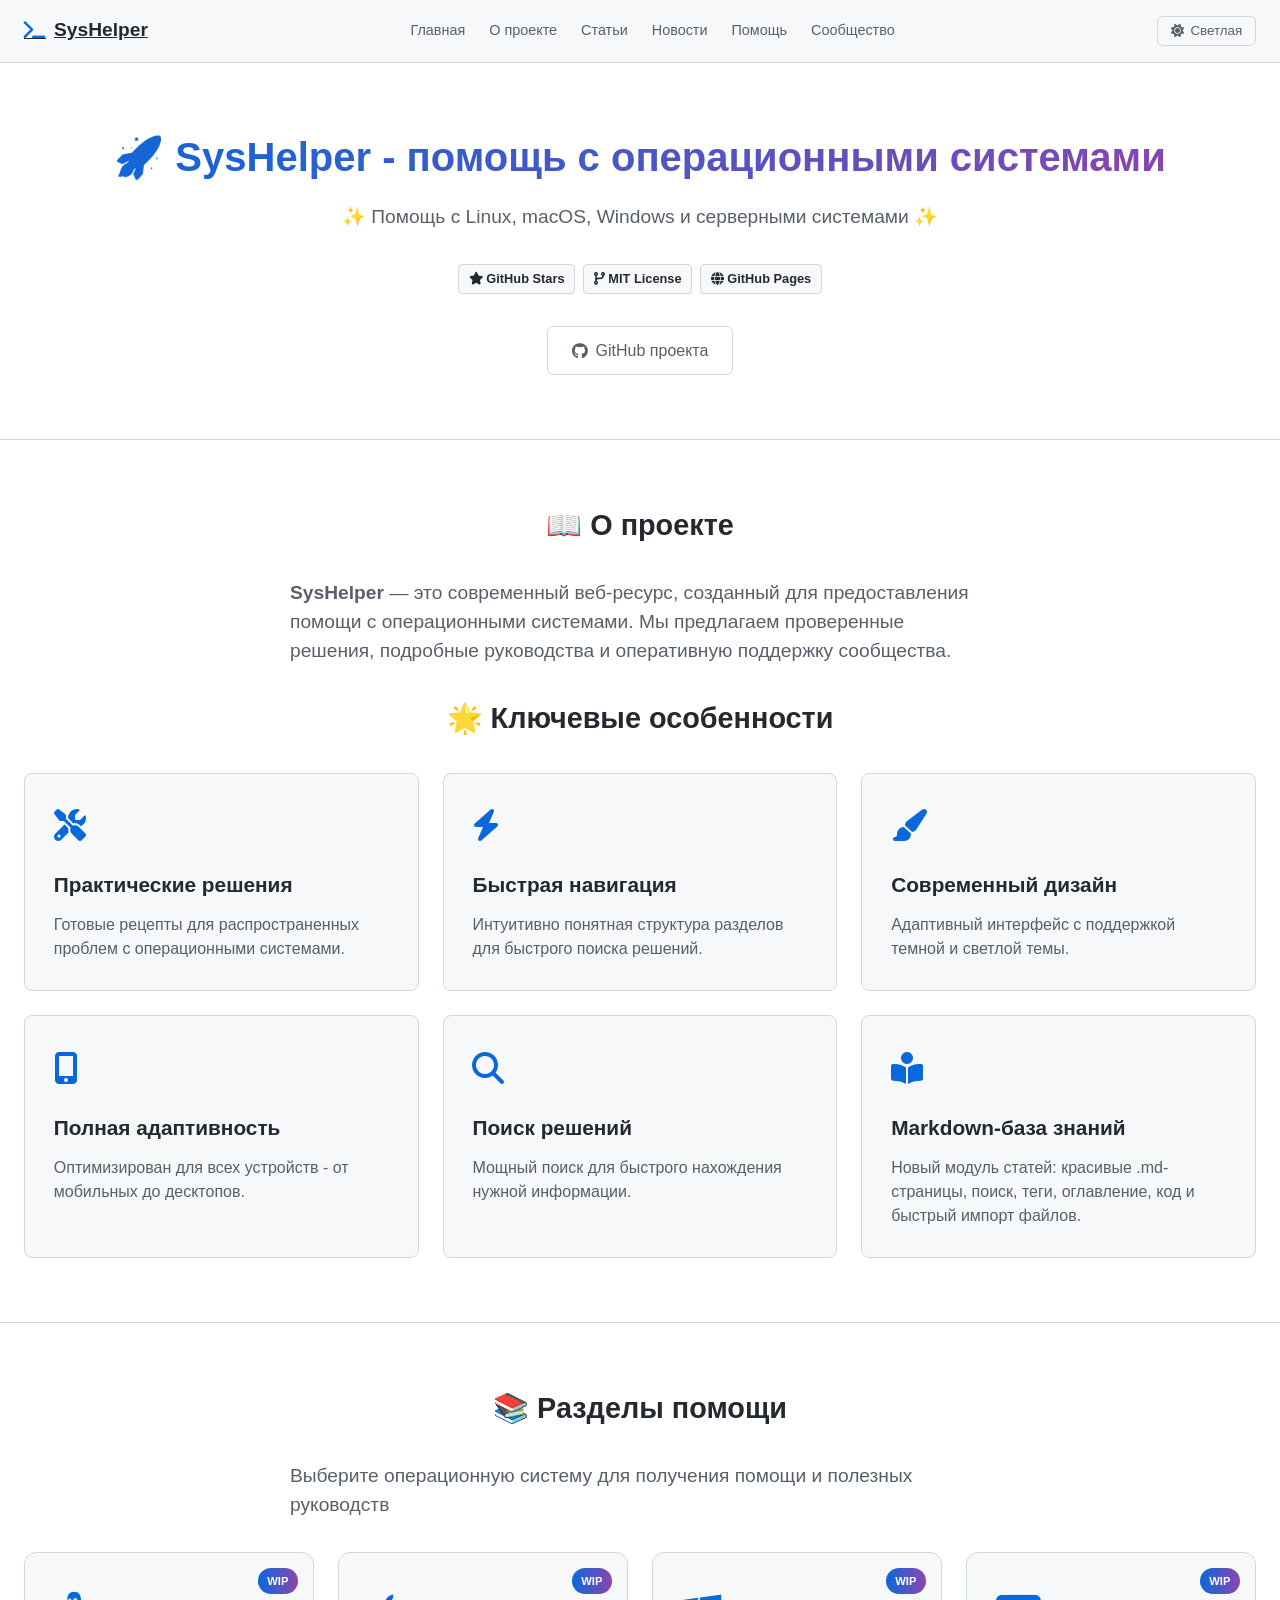
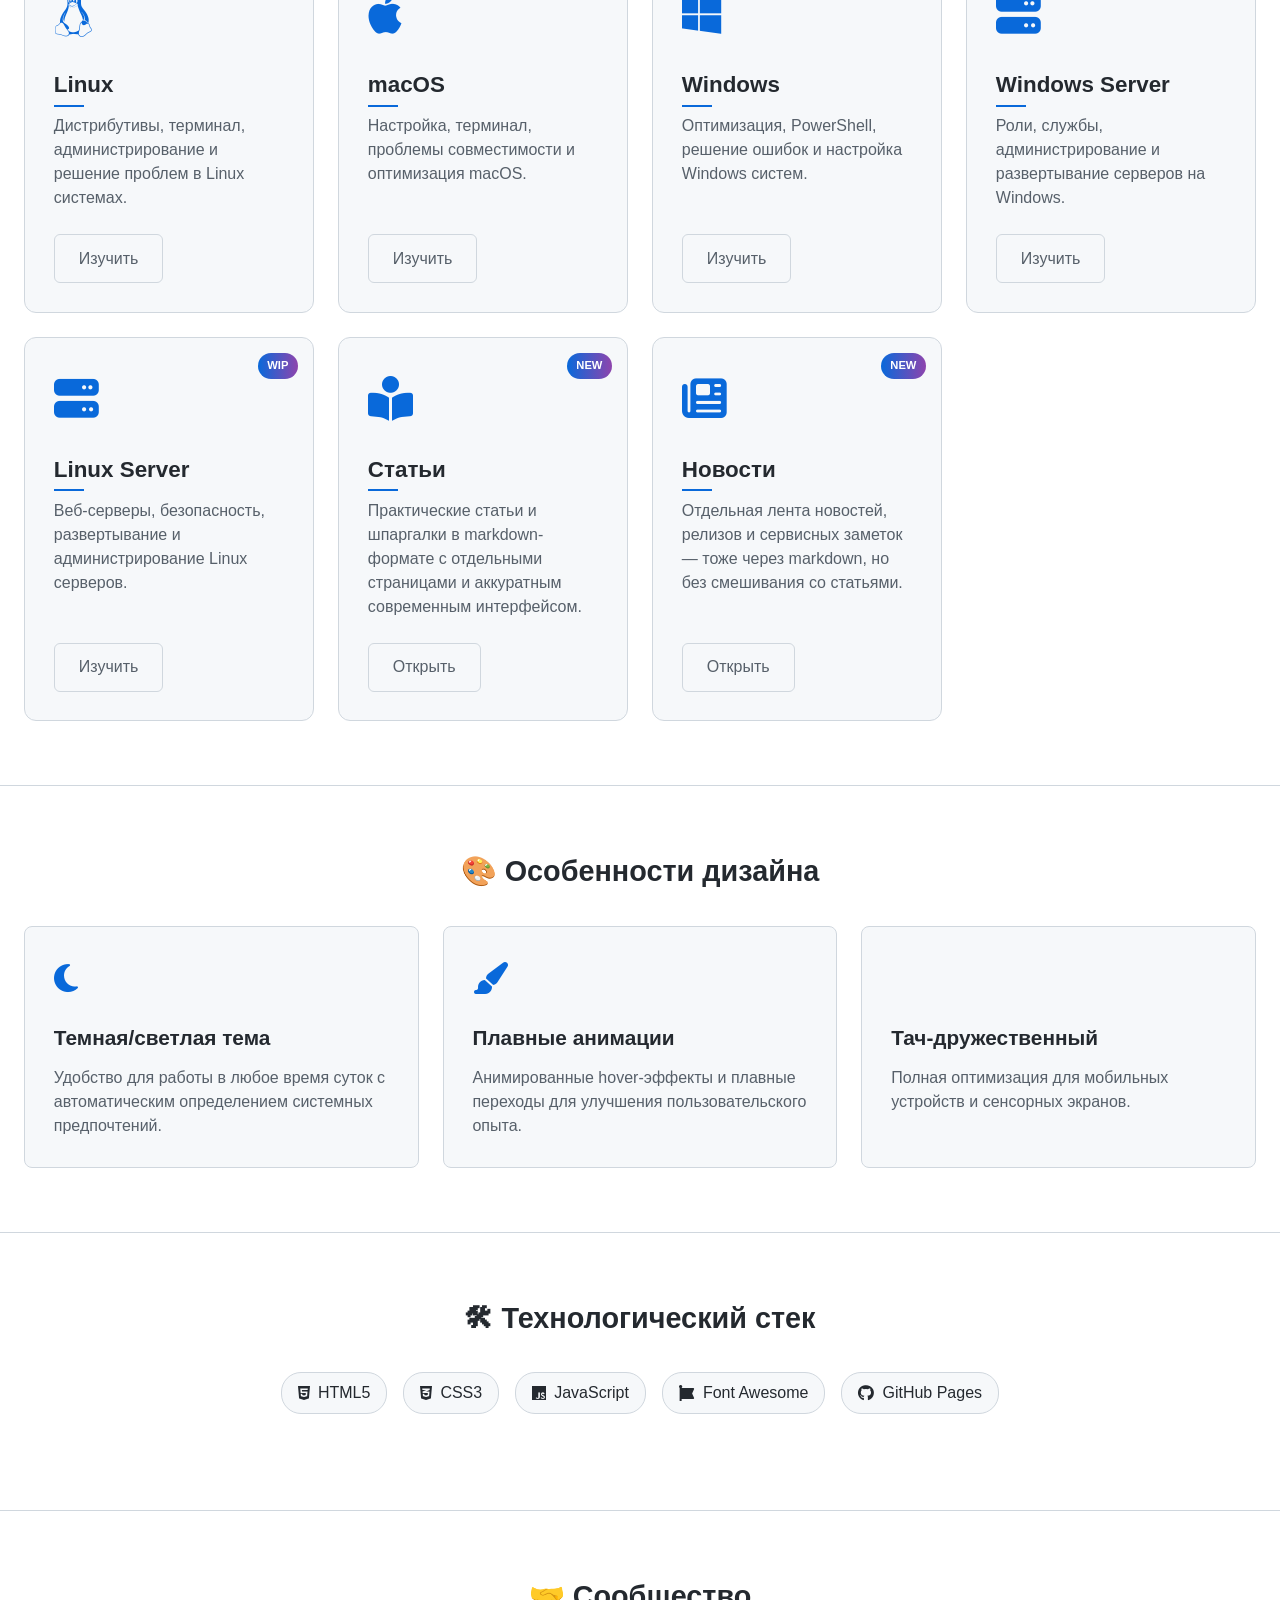
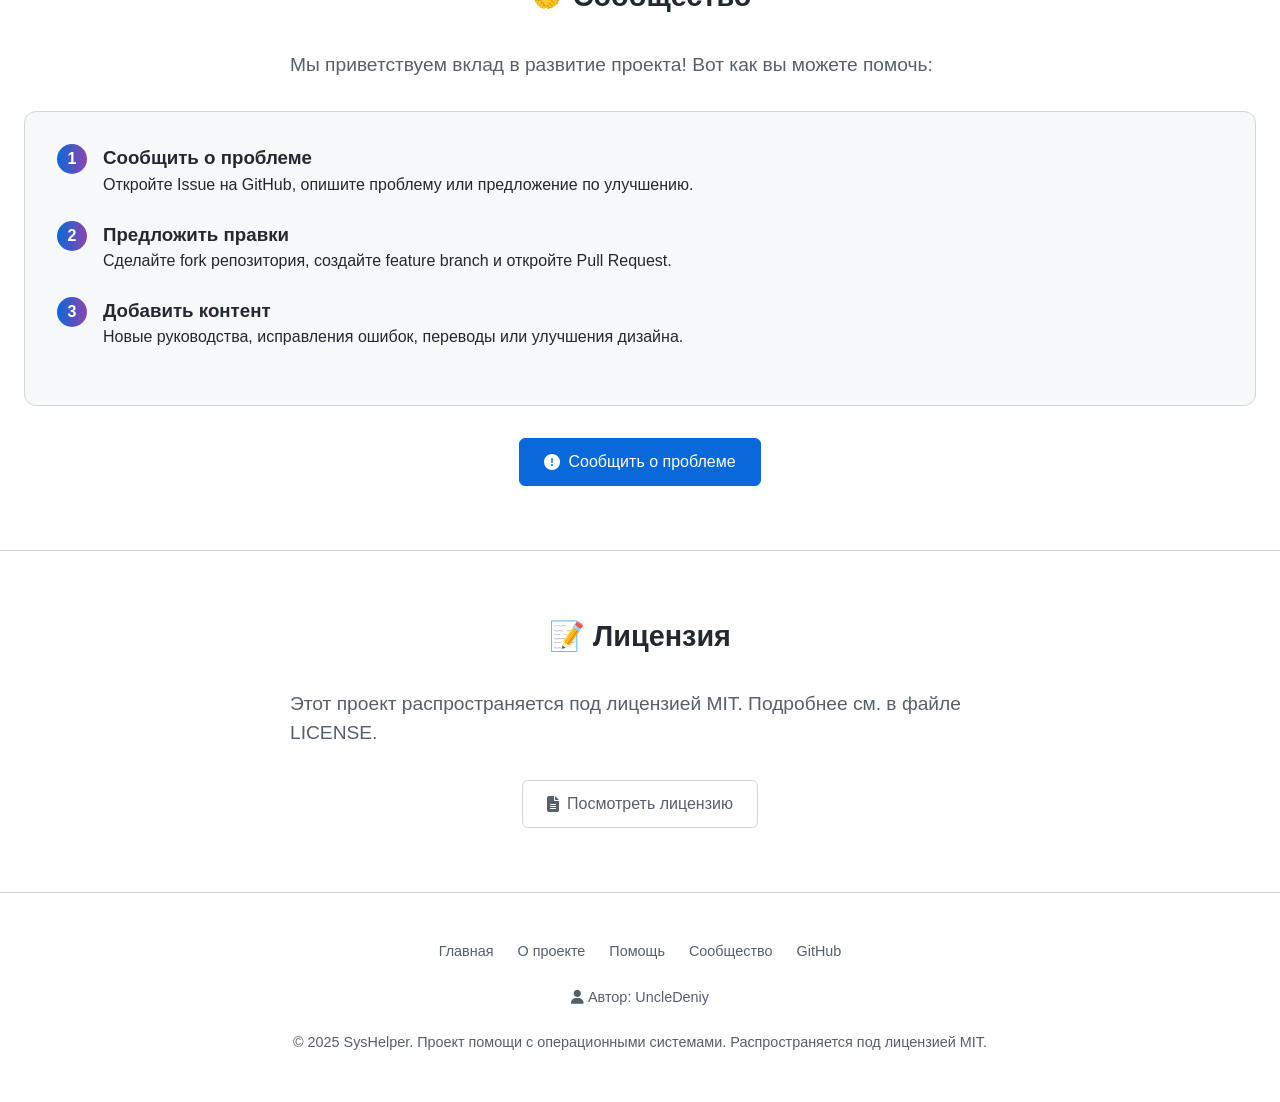
<file: syshelper/index.html>
<!DOCTYPE html>
<html lang="ru" data-color-mode="dark" data-dark-theme="dark">
<head>
    <meta charset="UTF-8">
    <meta name="viewport" content="width=device-width, initial-scale=1.0">
    <title>SysHelper - Помощник по операционным системам</title>
    <link rel="stylesheet" href="https://cdnjs.cloudflare.com/ajax/libs/font-awesome/6.4.0/css/all.min.css">
    <style>
        :root {
            --bg-primary: #0d1117;
            --bg-secondary: #161b22;
            --text-primary: #f0f6fc;
            --text-secondary: #c9d1d9;
            --accent: #58a6ff;
            --border: #30363d;
            --success: #3fb950;
            --card-bg: #161b22;
            --header-bg: #161b22;
        }

        [data-color-mode="light"] {
            --bg-primary: #ffffff;
            --bg-secondary: #f6f8fa;
            --text-primary: #24292f;
            --text-secondary: #57606a;
            --accent: #0969da;
            --border: #d0d7de;
            --success: #1a7f37;
            --card-bg: #f6f8fa;
            --header-bg: #f6f8fa;
        }

        * {
            margin: 0;
            padding: 0;
            box-sizing: border-box;
        }

        body {
            font-family: -apple-system, BlinkMacSystemFont, 'Segoe UI', sans-serif;
            background-color: var(--bg-primary);
            color: var(--text-primary);
            line-height: 1.5;
            transition: all 0.3s ease;
        }

        .container {
            max-width: 1280px;
            margin: 0 auto;
            padding: 0 1.5rem;
        }

        header {
            background-color: var(--header-bg);
            border-bottom: 1px solid var(--border);
            padding: 1rem 0;
            position: sticky;
            top: 0;
            z-index: 100;
        }

        .header-container {
            display: flex;
            justify-content: space-between;
            align-items: center;
        }

        .logo {
            display: flex;
            align-items: center;
            gap: 0.5rem;
            font-weight: 600;
            font-size: 1.2rem;
            color: var(--text-primary);
        }

        .logo-icon {
            color: var(--accent);
        }

        .nav {
            display: flex;
            gap: 1.5rem;
            align-items: center;
        }

        .nav-link {
            color: var(--text-secondary);
            text-decoration: none;
            font-size: 0.9rem;
            transition: color 0.2s;
        }

        .nav-link:hover {
            color: var(--accent);
        }

        .controls {
            display: flex;
            gap: 1rem;
            align-items: center;
        }

        .theme-toggle {
            background: none;
            border: 1px solid var(--border);
            color: var(--text-secondary);
            border-radius: 6px;
            padding: 0.4rem 0.8rem;
            cursor: pointer;
            display: flex;
            align-items: center;
            gap: 0.4rem;
            transition: all 0.2s;
        }

        .theme-toggle:hover {
            background-color: var(--bg-secondary);
        }

        .hero {
            text-align: center;
            padding: 4rem 0;
            border-bottom: 1px solid var(--border);
        }

        .hero-title {
            font-size: 2.5rem;
            margin-bottom: 1rem;
            background: linear-gradient(90deg, var(--accent), #8e44ad);
            -webkit-background-clip: text;
            -webkit-text-fill-color: transparent;
            background-clip: text;
        }

        .hero-description {
            font-size: 1.2rem;
            color: var(--text-secondary);
            max-width: 700px;
            margin: 0 auto 2rem;
        }

        .hero-cta {
            display: flex;
            gap: 1rem;
            justify-content: center;
            margin-top: 2rem;
        }

        .btn {
            padding: 0.7rem 1.5rem;
            border-radius: 6px;
            font-weight: 500;
            text-decoration: none;
            display: inline-flex;
            align-items: center;
            gap: 0.5rem;
            transition: all 0.2s;
        }

        .btn-primary {
            background-color: var(--accent);
            color: white;
            border: 1px solid var(--accent);
        }

        .btn-primary:hover {
            background-color: transparent;
            color: var(--accent);
        }

        .btn-secondary {
            background-color: transparent;
            color: var(--text-secondary);
            border: 1px solid var(--border);
        }

        .btn-secondary:hover {
            background-color: var(--bg-secondary);
            border-color: var(--text-secondary);
        }

        .section {
            padding: 4rem 0;
            border-bottom: 1px solid var(--border);
        }

        .section-title {
            font-size: 1.8rem;
            margin-bottom: 2rem;
            text-align: center;
            color: var(--text-primary);
        }

        .os-grid {
            display: grid;
            grid-template-columns: repeat(auto-fit, minmax(280px, 1fr));
            gap: 1.5rem;
            margin-top: 2rem;
        }

        .os-card {
            background-color: var(--card-bg);
            border: 1px solid var(--border);
            border-radius: 12px;
            padding: 1.8rem;
            transition: all 0.3s ease;
            text-decoration: none;
            color: var(--text-primary);
            display: flex;
            flex-direction: column;
            height: 100%;
            position: relative;
            overflow: hidden;
        }

        .os-card::before {
            content: '';
            position: absolute;
            top: 0;
            left: 0;
            width: 100%;
            height: 4px;
            background: linear-gradient(90deg, var(--accent), #8e44ad);
            transform: scaleX(0);
            transform-origin: left;
            transition: transform 0.3s ease;
        }

        .os-card:hover {
            border-color: var(--accent);
            transform: translateY(-5px);
            box-shadow: 0 10px 25px rgba(0, 0, 0, 0.2);
        }

        .os-card:hover::before {
            transform: scaleX(1);
        }

        .os-icon {
            font-size: 2.8rem;
            margin-bottom: 1.2rem;
            color: var(--accent);
            transition: transform 0.3s ease;
        }

        .os-card:hover .os-icon {
            transform: scale(1.1);
        }

        .os-card h3 {
            font-size: 1.4rem;
            margin-bottom: 0.8rem;
            position: relative;
            display: inline-block;
        }

        .os-card h3::after {
            content: '';
            position: absolute;
            bottom: -5px;
            left: 0;
            width: 30px;
            height: 2px;
            background-color: var(--accent);
            transition: width 0.3s ease;
        }

        .os-card:hover h3::after {
            width: 100%;
        }

        .os-card p {
            color: var(--text-secondary);
            margin-bottom: 1.5rem;
            flex-grow: 1;
        }

        .os-card .btn {
            align-self: flex-start;
            margin-top: auto;
        }

        .features-grid {
            display: grid;
            grid-template-columns: repeat(auto-fit, minmax(300px, 1fr));
            gap: 1.5rem;
        }

        .feature-card {
            background-color: var(--card-bg);
            border: 1px solid var(--border);
            border-radius: 8px;
            padding: 1.8rem;
            transition: all 0.3s ease;
        }

        .feature-card:hover {
            transform: translateY(-3px);
            box-shadow: 0 5px 15px rgba(0, 0, 0, 0.1);
        }

        .feature-icon {
            font-size: 2rem;
            color: var(--accent);
            margin-bottom: 1.2rem;
        }

        .feature-card h3 {
            font-size: 1.3rem;
            margin-bottom: 0.8rem;
        }

        .feature-card p {
            color: var(--text-secondary);
        }

        footer {
            padding: 3rem 0;
            text-align: center;
            color: var(--text-secondary);
            font-size: 0.9rem;
        }

        .footer-links {
            display: flex;
            justify-content: center;
            gap: 1.5rem;
            margin-bottom: 1.5rem;
        }

        .footer-link {
            color: var(--text-secondary);
            text-decoration: none;
        }

        .footer-link:hover {
            color: var(--accent);
            text-decoration: underline;
        }

        .badges {
            display: flex;
            justify-content: center;
            gap: 0.5rem;
            flex-wrap: wrap;
            margin: 2rem 0;
        }

        .badge {
            display: inline-block;
            padding: 0.3rem 0.6rem;
            border-radius: 4px;
            font-size: 0.8rem;
            font-weight: 600;
            background-color: var(--bg-secondary);
            color: var(--text-primary);
            border: 1px solid var(--border);
        }

        .tech-stack {
            display: flex;
            flex-wrap: wrap;
            justify-content: center;
            gap: 1rem;
            margin: 2rem 0;
        }

        .tech-item {
            display: flex;
            align-items: center;
            gap: 0.5rem;
            padding: 0.5rem 1rem;
            background-color: var(--card-bg);
            border-radius: 20px;
            border: 1px solid var(--border);
        }

        .contrib-section {
            background-color: var(--card-bg);
            border-radius: 12px;
            padding: 2rem;
            margin: 2rem 0;
            border: 1px solid var(--border);
        }

        .contrib-step {
            display: flex;
            align-items: flex-start;
            gap: 1rem;
            margin-bottom: 1.5rem;
        }

        .step-number {
            background: linear-gradient(90deg, var(--accent), #8e44ad);
            color: white;
            width: 30px;
            height: 30px;
            border-radius: 50%;
            display: flex;
            align-items: center;
            justify-content: center;
            font-weight: bold;
            flex-shrink: 0;
        }

        @media (max-width: 768px) {
            .header-container {
                flex-direction: column;
                gap: 1rem;
            }
            
            .nav {
                gap: 1rem;
            }
            
            .hero-title {
                font-size: 2rem;
            }
            
            .hero-description {
                font-size: 1rem;
            }
            
            .hero-cta {
                flex-direction: column;
                align-items: center;
            }
            
            .os-grid, .features-grid {
                grid-template-columns: 1fr;
            }

            .footer-links {
                flex-direction: column;
                gap: 0.8rem;
            }
        }

        @keyframes fadeIn {
            from { opacity: 0; transform: translateY(10px); }
            to { opacity: 1; transform: translateY(0); }
        }

        .animate {
            animation: fadeIn 0.5s ease forwards;
        }

        .delay-1 { animation-delay: 0.1s; }
        .delay-2 { animation-delay: 0.2s; }
        .delay-3 { animation-delay: 0.3s; }
        .delay-4 { animation-delay: 0.4s; }
        
        .card-badge {
            position: absolute;
            top: 15px;
            right: 15px;
            background: linear-gradient(90deg, var(--accent), #8e44ad);
            color: white;
            font-size: 0.7rem;
            padding: 0.3rem 0.6rem;
            border-radius: 20px;
            font-weight: 600;
        }

        .wip-badge {
            background-color: #ff6b6b;
            color: white;
            padding: 0.3rem 0.6rem;
            border-radius: 4px;
            font-size: 0.8rem;
            font-weight: 600;
            margin-left: 0.5rem;
        }
    </style>
</head>
<body>
    <header>
        <div class="container header-container">
            <a href="#" class="logo">
                <i class="fas fa-terminal logo-icon"></i>
                <span>SysHelper</span>
            </a>
            
            <div class="nav">
                <a href="#" class="nav-link">Главная</a>
                <a href="#about" class="nav-link">О проекте</a>
                <a href="articles/index.html" class="nav-link">Статьи</a>
                <a href="news/index.html" class="nav-link">Новости</a>
                <a href="#os" class="nav-link">Помощь</a>
                <a href="#community" class="nav-link">Сообщество</a>
            </div>
            
            <div class="controls">
                <button class="theme-toggle" id="theme-toggle">
                    <i class="fas fa-moon"></i>
                    <span>Тема</span>
                </button>
            </div>
        </div>
    </header>

    <main>
        <section class="hero">
            <div class="container">
                <h1 class="hero-title animate">🚀 SysHelper - помощь с операционными системами</h1>
                <p class="hero-description animate delay-1">
                    ✨ Помощь с Linux, macOS, Windows и серверными системами ✨
                </p>
                
                <div class="badges">
                    <span class="badge"><i class="fas fa-star"></i> GitHub Stars</span>
                    <span class="badge"><i class="fas fa-code-branch"></i> MIT License</span>
                    <span class="badge"><i class="fas fa-globe"></i> GitHub Pages</span>
                </div>
                
                <div class="hero-cta">
                    <a href="https://github.com/UncleDeniy/SysHelper.github.io" class="btn btn-secondary animate delay-3">
                        <i class="fab fa-github"></i>
                        GitHub проекта
                    </a>
                </div>
            </div>
        </section>

        <section class="section" id="about">
            <div class="container">
                <h2 class="section-title">📖 О проекте</h2>
                <p class="hero-description">
                    <strong>SysHelper</strong> — это современный веб-ресурс, созданный для предоставления помощи с операционными системами. Мы предлагаем проверенные решения, подробные руководства и оперативную поддержку сообщества.
                </p>
                
                <h3 class="section-title">🌟 Ключевые особенности</h3>
                <div class="features-grid">
                    <div class="feature-card animate">
                        <div class="feature-icon">
                            <i class="fas fa-tools"></i>
                        </div>
                        <h3>Практические решения</h3>
                        <p>Готовые рецепты для распространенных проблем с операционными системами.</p>
                    </div>
                    
                    <div class="feature-card animate delay-1">
                        <div class="feature-icon">
                            <i class="fas fa-bolt"></i>
                        </div>
                        <h3>Быстрая навигация</h3>
                        <p>Интуитивно понятная структура разделов для быстрого поиска решений.</p>
                    </div>
                    
                    <div class="feature-card animate delay-2">
                        <div class="feature-icon">
                            <i class="fas fa-paint-brush"></i>
                        </div>
                        <h3>Современный дизайн</h3>
                        <p>Адаптивный интерфейс с поддержкой темной и светлой темы.</p>
                    </div>
                    
                    <div class="feature-card animate delay-3">
                        <div class="feature-icon">
                            <i class="fas fa-mobile-alt"></i>
                        </div>
                        <h3>Полная адаптивность</h3>
                        <p>Оптимизирован для всех устройств - от мобильных до десктопов.</p>
                    </div>
                    
                    <div class="feature-card animate delay-4">
                        <div class="feature-icon">
                            <i class="fas fa-search"></i>
                        </div>
                        <h3>Поиск решений</h3>
                        <p>Мощный поиск для быстрого нахождения нужной информации.</p>
                    </div>
                    
                    <div class="feature-card animate delay-4">
                        <div class="feature-icon">
                            <i class="fas fa-book-open-reader"></i>
                        </div>
                        <h3>Markdown-база знаний</h3>
                        <p>Новый модуль статей: красивые .md-страницы, поиск, теги, оглавление, код и быстрый импорт файлов.</p>
                    </div>
                </div>
            </div>
        </section>

        <section class="section" id="os">
            <div class="container">
                <h2 class="section-title">📚 Разделы помощи</h2>
                <p class="hero-description">
                    Выберите операционную систему для получения помощи и полезных руководств
                </p>
                <div class="os-grid">
                    <a href="os/linux/linux.html" class="os-card animate delay-1">
                        <span class="card-badge">WIP</span>
                        <div class="os-icon">
                            <i class="fab fa-linux"></i>
                        </div>
                        <h3>Linux</h3>
                        <p>Дистрибутивы, терминал, администрирование и решение проблем в Linux системах.</p>
                        <span class="btn btn-secondary">Изучить</span>
                    </a>
                    
                    <a href="os/macos/macos.html" class="os-card animate delay-2">
                        <span class="card-badge">WIP</span>
                        <div class="os-icon">
                            <i class="fab fa-apple"></i>
                        </div>
                        <h3>macOS</h3>
                        <p>Настройка, терминал, проблемы совместимости и оптимизация macOS.</p>
                        <span class="btn btn-secondary">Изучить</span>
                    </a>
                    
                    <a href="os/windows/windows.html" class="os-card animate delay-3">
                        <span class="card-badge">WIP</span>
                        <div class="os-icon">
                            <i class="fab fa-windows"></i>
                        </div>
                        <h3>Windows</h3>
                        <p>Оптимизация, PowerShell, решение ошибок и настройка Windows систем.</p>
                        <span class="btn btn-secondary">Изучить</span>
                    </a>
                    
                    <a href="os/windows-server/windows-server.html" class="os-card animate delay-4">
                        <span class="card-badge">WIP</span>
                        <div class="os-icon">
                            <i class="fas fa-server"></i>
                        </div>
                        <h3>Windows Server</h3>
                        <p>Роли, службы, администрирование и развертывание серверов на Windows.</p>
                        <span class="btn btn-secondary">Изучить</span>
                    </a>
                    
                    <a href="os/linux-server/linux-server.html" class="os-card animate delay-4">
                        <span class="card-badge">WIP</span>
                        <div class="os-icon">
                            <i class="fas fa-server"></i>
                        </div>
                        <h3>Linux Server</h3>
                        <p>Веб-серверы, безопасность, развертывание и администрирование Linux серверов.</p>
                        <span class="btn btn-secondary">Изучить</span>
                    </a>
                    
                    <a href="articles/index.html" class="os-card animate delay-4">
                        <span class="card-badge">NEW</span>
                        <div class="os-icon">
                            <i class="fas fa-book-open-reader"></i>
                        </div>
                        <h3>Статьи</h3>
                        <p>Практические статьи и шпаргалки в markdown-формате с отдельными страницами и аккуратным современным интерфейсом.</p>
                        <span class="btn btn-secondary">Открыть</span>
                    </a>
                    
                    <a href="news/index.html" class="os-card animate delay-4">
                        <span class="card-badge">NEW</span>
                        <div class="os-icon">
                            <i class="fas fa-newspaper"></i>
                        </div>
                        <h3>Новости</h3>
                        <p>Отдельная лента новостей, релизов и сервисных заметок — тоже через markdown, но без смешивания со статьями.</p>
                        <span class="btn btn-secondary">Открыть</span>
                    </a>
                </div>
            </div>
        </section>

        <section class="section">
            <div class="container">
                <h2 class="section-title">🎨 Особенности дизайна</h2>
                <div class="features-grid">
                    <div class="feature-card animate">
                        <div class="feature-icon">
                            <i class="fas fa-moon"></i>
                        </div>
                        <h3>Темная/светлая тема</h3>
                        <p>Удобство для работы в любое время суток с автоматическим определением системных предпочтений.</p>
                    </div>
                    
                    <div class="feature-card animate delay-1">
                        <div class="feature-icon">
                            <i class="fas fa-paint-brush"></i>
                        </div>
                        <h3>Плавные анимации</h3>
                        <p>Анимированные hover-эффекты и плавные переходы для улучшения пользовательского опыта.</p>
                    </div>
                    
                    <div class="feature-card animate delay-2">
                        <div class="feature-icon">
                            <i class="fas fa-touch"></i>
                        </div>
                        <h3>Тач-дружественный</h3>
                        <p>Полная оптимизация для мобильных устройств и сенсорных экранов.</p>
                    </div>
                </div>
            </div>
        </section>

        <section class="section" id="tech">
            <div class="container">
                <h2 class="section-title">🛠 Технологический стек</h2>
                <div class="tech-stack">
                    <div class="tech-item">
                        <i class="fab fa-html5"></i>
                        <span>HTML5</span>
                    </div>
                    <div class="tech-item">
                        <i class="fab fa-css3-alt"></i>
                        <span>CSS3</span>
                    </div>
                    <div class="tech-item">
                        <i class="fab fa-js"></i>
                        <span>JavaScript</span>
                    </div>
                    <div class="tech-item">
                        <i class="fab fa-font-awesome"></i>
                        <span>Font Awesome</span>
                    </div>
                    <div class="tech-item">
                        <i class="fab fa-github"></i>
                        <span>GitHub Pages</span>
                    </div>
                </div>
            </div>
        </section>

        <section class="section" id="community">
            <div class="container">
                <h2 class="section-title">🤝 Сообщество</h2>
                <p class="hero-description">
                    Мы приветствуем вклад в развитие проекта! Вот как вы можете помочь:
                </p>
                
                <div class="contrib-section">
                    <div class="contrib-step">
                        <div class="step-number">1</div>
                        <div>
                            <h3>Сообщить о проблеме</h3>
                            <p>Откройте Issue на GitHub, опишите проблему или предложение по улучшению.</p>
                        </div>
                    </div>
                    
                    <div class="contrib-step">
                        <div class="step-number">2</div>
                        <div>
                            <h3>Предложить правки</h3>
                            <p>Сделайте fork репозитория, создайте feature branch и откройте Pull Request.</p>
                        </div>
                    </div>
                    
                    <div class="contrib-step">
                        <div class="step-number">3</div>
                        <div>
                            <h3>Добавить контент</h3>
                            <p>Новые руководства, исправления ошибок, переводы или улучшения дизайна.</p>
                        </div>
                    </div>
                </div>
                
                <div style="text-align: center; margin-top: 2rem;">
                    <a href="https://github.com/UncleDeniy/SysHelper.github.io/issues" class="btn btn-primary">
                        <i class="fas fa-exclamation-circle"></i>
                        Сообщить о проблеме
                    </a>
                </div>
            </div>
        </section>

        <section class="section">
            <div class="container">
                <h2 class="section-title">📝 Лицензия</h2>
                <p class="hero-description">
                    Этот проект распространяется под лицензией MIT. Подробнее см. в файле LICENSE.
                </p>
                <div style="text-align: center; margin-top: 2rem;">
                    <a href="https://github.com/UncleDeniy/SysHelper.github.io/blob/main/LICENSE" class="btn btn-secondary">
                        <i class="fas fa-file-alt"></i>
                        Посмотреть лицензию
                    </a>
                </div>
            </div>
        </section>
    </main>

    <footer>
        <div class="container">
            <div class="footer-links">
                <a href="#" class="footer-link">Главная</a>
                <a href="#about" class="footer-link">О проекте</a>
                <a href="#os" class="footer-link">Помощь</a>
                <a href="#community" class="footer-link">Сообщество</a>
                <a href="https://github.com/UncleDeniy/SysHelper.github.io" class="footer-link">GitHub</a>
            </div>
            
            <div class="footer-links">
                <a href="https://github.com/UncleDeniy" class="footer-link">
                    <i class="fas fa-user"></i> Автор: UncleDeniy
                </a>
            </div>
            
            <p>© 2025 SysHelper. Проект помощи с операционными системами. Распространяется под лицензией MIT.</p>
            
        </div>
    </footer>

    <script>
        document.addEventListener('DOMContentLoaded', function() {
            const themeToggle = document.getElementById('theme-toggle');
            const themeIcon = themeToggle.querySelector('i');
            const themeText = themeToggle.querySelector('span');
 
            const savedTheme = localStorage.getItem('theme');
            const systemPrefersDark = window.matchMedia('(prefers-color-scheme: dark)').matches;
            
            if (savedTheme === 'light' || (!savedTheme && !systemPrefersDark)) {
                document.documentElement.setAttribute('data-color-mode', 'light');
                document.documentElement.setAttribute('data-dark-theme', 'light');
                themeIcon.className = 'fas fa-sun';
                themeText.textContent = 'Светлая';
            } else {
                themeIcon.className = 'fas fa-moon';
                themeText.textContent = 'Тёмная';
            }
            
            themeToggle.addEventListener('click', function() {
                const currentTheme = document.documentElement.getAttribute('data-color-mode');
                
                if (currentTheme === 'dark') {
                    document.documentElement.setAttribute('data-color-mode', 'light');
                    document.documentElement.setAttribute('data-dark-theme', 'light');
                    themeIcon.className = 'fas fa-sun';
                    themeText.textContent = 'Светлая';
                    localStorage.setItem('theme', 'light');
                } else {
                    document.documentElement.setAttribute('data-color-mode', 'dark');
                    document.documentElement.setAttribute('data-dark-theme', 'dark');
                    themeIcon.className = 'fas fa-moon';
                    themeText.textContent = 'Тёмная';
                    localStorage.setItem('theme', 'dark');
                }
            });
             
            const animatedElements = document.querySelectorAll('.animate');
            
            const observer = new IntersectionObserver((entries) => {
                entries.forEach(entry => {
                    if (entry.isIntersecting) {
                        entry.target.style.opacity = 1;
                        entry.target.style.transform = 'translateY(0)';
                    }
                });
            }, { threshold: 0.1 });
            
            animatedElements.forEach(el => {
                el.style.opacity = 0;
                el.style.transform = 'translateY(10px)';
                el.style.transition = 'opacity 0.5s ease, transform 0.5s ease';
                observer.observe(el);
            });
        });
    </script>
</body>
</html>
</file>
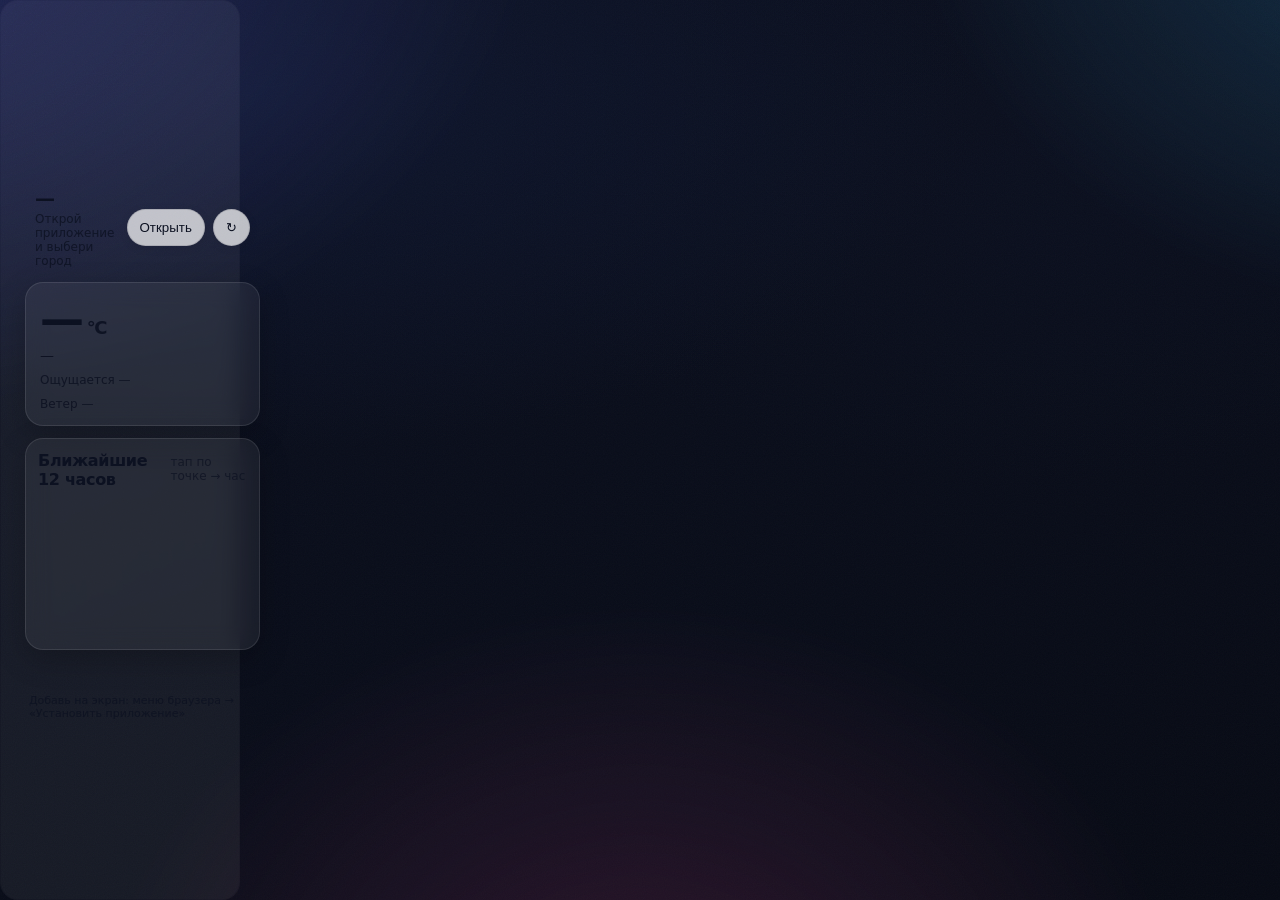
<file: weathervision/widget.html>
<!doctype html>
<html lang="ru">
<head>
  <meta charset="utf-8" />
  <meta name="viewport" content="width=device-width, initial-scale=1, viewport-fit=cover" />
  <title>WeatherVision Widget</title>
  <link rel="manifest" href="./manifest.webmanifest">
  <meta name="theme-color" content="#0b1020" />
  <link rel="icon" href="./assets/icons/icon-192.png" />
  <link rel="apple-touch-icon" href="./assets/icons/apple-touch-icon.png" />
  <link rel="stylesheet" href="./assets/styles.css" />
  <link rel="stylesheet" href="./assets/widget.css" />
</head>
<body class="wv widget">
  <div id="bgLayer" class="widget-bg" aria-hidden="true"></div>
  <div class="widget-shell">
    <header class="widget-head">
      <div class="widget-title">
        <div class="widget-city" id="wCity">—</div>
        <div class="widget-sub" id="wSub">Обновление…</div>
      </div>
      <div class="widget-actions">
        <button class="btn btn--ghost" id="wOpenApp" type="button" title="Открыть полное приложение">Открыть</button>
        <button class="btn" id="wRefresh" type="button" title="Обновить">↻</button>
      </div>
    </header>

    <main class="widget-main">
      <section class="widget-now glass">
        <div class="now-left">
          <div class="now-temp"><span id="wTemp">—</span><span class="unit" id="wUnit">°C</span></div>
          <div class="now-desc" id="wDesc">—</div>
          <div class="now-meta">
            <span id="wFeels">Ощущается —</span>
            <span id="wWind">Ветер —</span>
          </div>
        </div>
        <div class="now-right">
          <div class="icon-wrap" id="wIcon" aria-hidden="true"></div>
        </div>
      </section>

      <section class="widget-chart glass" aria-label="Почасовой прогноз">
        <div class="chart-head">
          <div class="chart-title">Ближайшие 12 часов</div>
          <div class="chart-hint">тап по точке → час</div>
        </div>
        <div class="chart-wrap">
          <svg id="wSvg" viewBox="0 0 320 120" role="img" aria-label="График температуры и осадков"></svg>
          <div id="wTip" class="chart-tip" hidden></div>
        </div>
      </section>

      <section class="widget-hours" id="wHours" aria-label="Карточки часов"></section>

      <section class="widget-footer">
        <div class="tiny" id="wOffline" hidden>Оффлайн: показаны сохранённые данные</div>
        <div class="tiny">Добавь на экран: меню браузера → «Установить приложение»</div>
      </section>
    </main>
  </div>

  <script type="module" src="./assets/widget.js"></script>
</body>
</html>
</file>
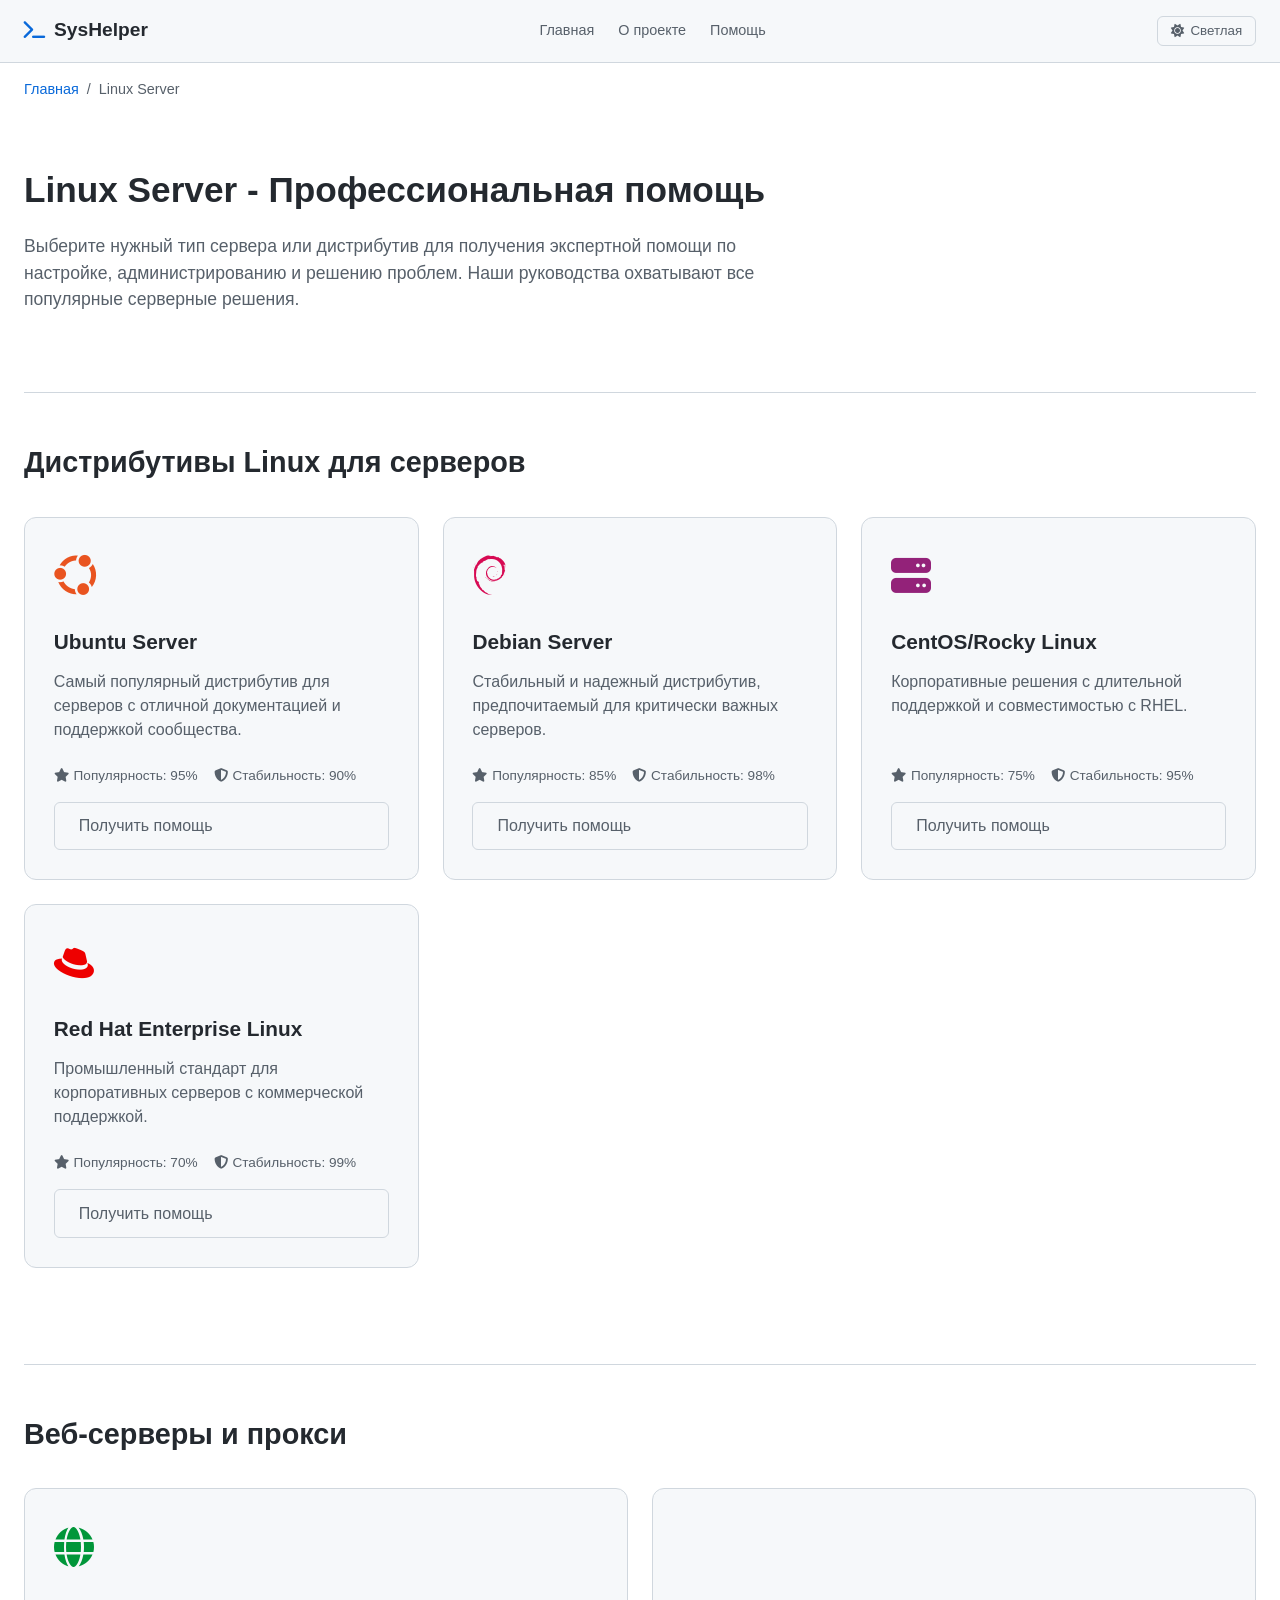
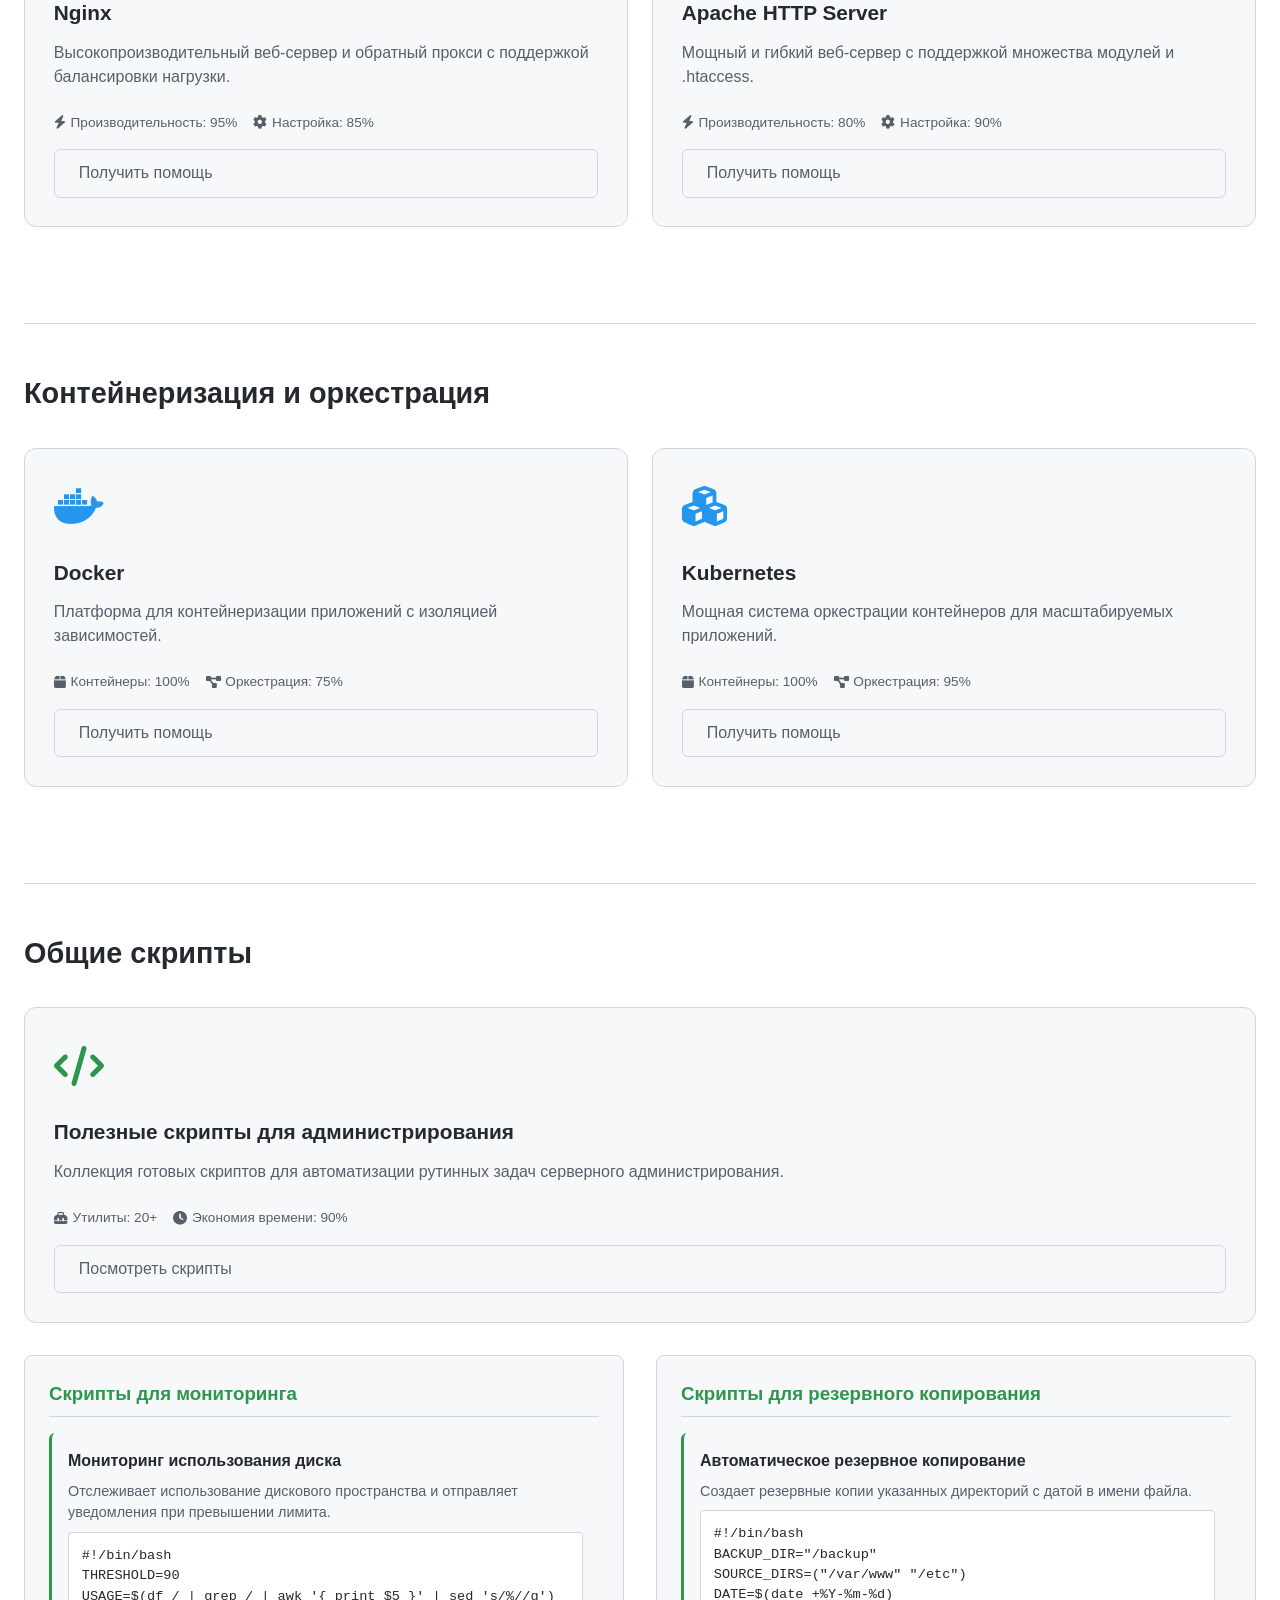
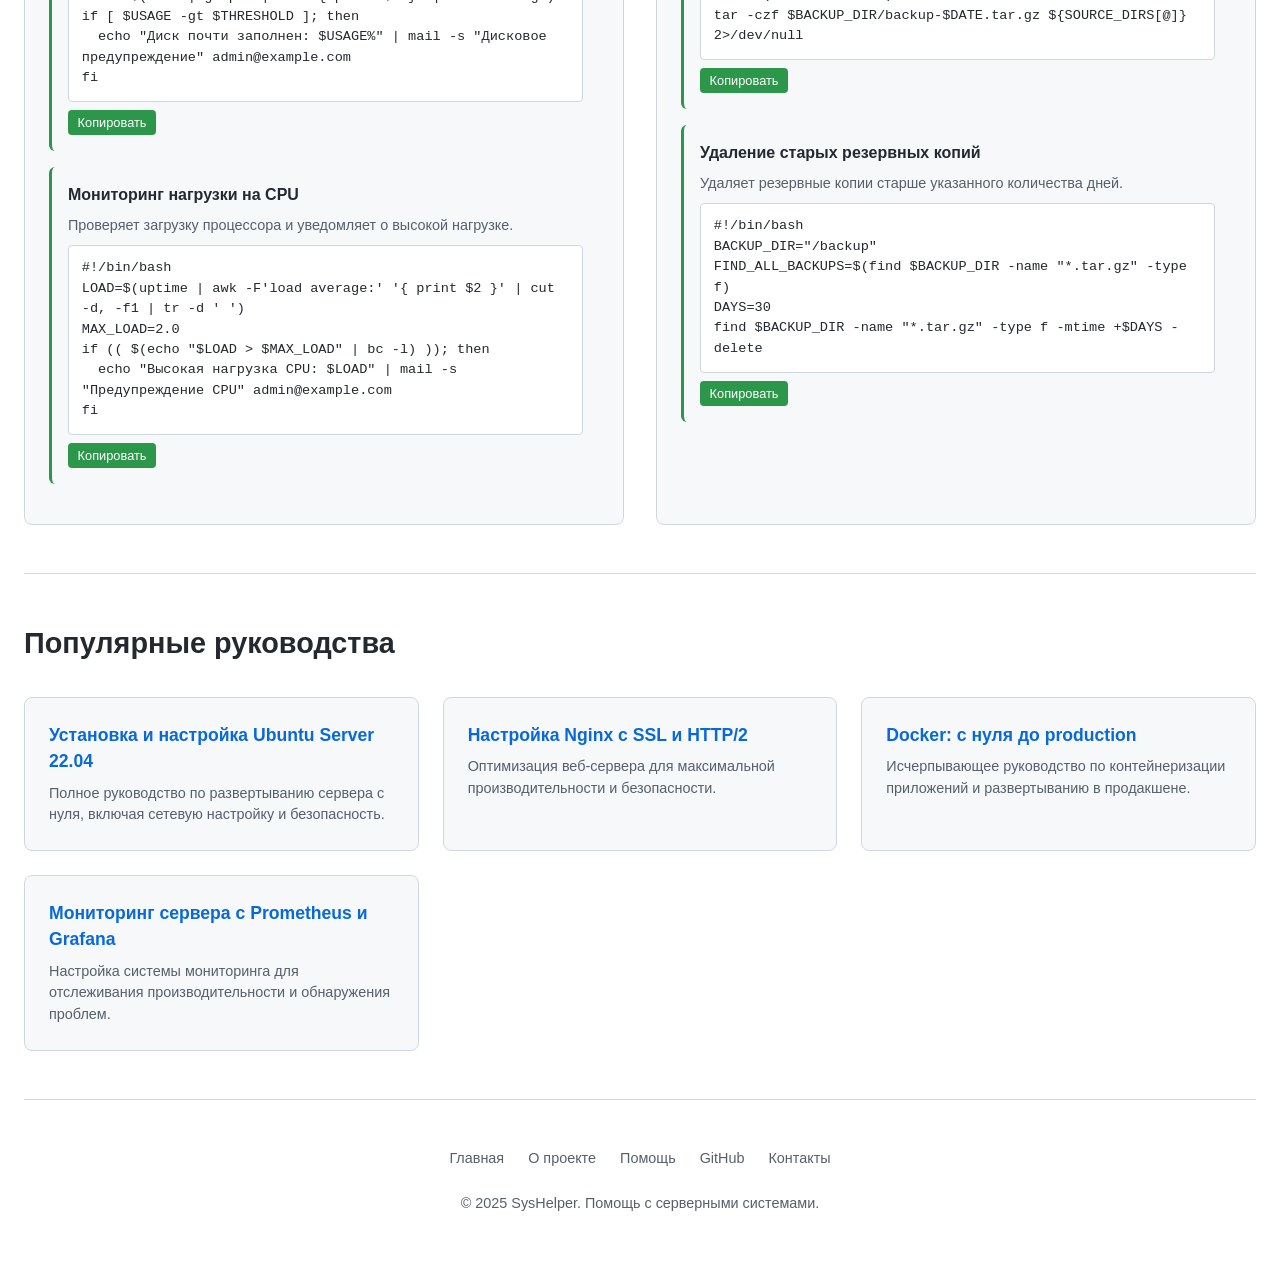
<file: syshelper/os/linux-server/linux-server.html>
<!DOCTYPE html>
<html lang="ru" data-color-mode="dark" data-dark-theme="dark">
<head>
    <meta charset="UTF-8">
    <meta name="viewport" content="width=device-width, initial-scale=1.0">
    <title>Linux Server - Помощь с серверными системами | SysHelper</title>
    <link rel="stylesheet" href="https://cdnjs.cloudflare.com/ajax/libs/font-awesome/6.4.0/css/all.min.css">
    <style>
        :root {
            --bg-primary: #0d1117;
            --bg-secondary: #161b22;
            --text-primary: #f0f6fc;
            --text-secondary: #c9d1d9;
            --accent: #58a6ff;
            --accent-ubuntu: #e95420;
            --accent-debian: #d70a53;
            --accent-centos: #932279;
            --accent-redhat: #ee0000;
            --accent-nginx: #009639;
            --accent-apache: #d22128;
            --accent-docker: #2496ed;
            --accent-scripts: #8dc891;
            --border: #30363d;
            --success: #3fb950;
            --card-bg: #161b22;
            --header-bg: #161b22;
        }

        [data-color-mode="light"] {
            --bg-primary: #ffffff;
            --bg-secondary: #f6f8fa;
            --text-primary: #24292f;
            --text-secondary: #57606a;
            --accent: #0969da;
            --accent-ubuntu: #e95420;
            --accent-debian: #d70a53;
            --accent-centos: #932279;
            --accent-redhat: #ee0000;
            --accent-nginx: #009639;
            --accent-apache: #d22128;
            --accent-docker: #2496ed;
            --accent-scripts: #2c974b;
            --border: #d0d7de;
            --success: #1a7f37;
            --card-bg: #f6f8fa;
            --header-bg: #f6f8fa;
        }

        * {
            margin: 0;
            padding: 0;
            box-sizing: border-box;
        }

        body {
            font-family: -apple-system, BlinkMacSystemFont, 'Segoe UI', sans-serif;
            background-color: var(--bg-primary);
            color: var(--text-primary);
            line-height: 1.5;
            transition: all 0.3s ease;
        }

        .container {
            max-width: 1280px;
            margin: 0 auto;
            padding: 0 1.5rem;
        }

        header {
            background-color: var(--header-bg);
            border-bottom: 1px solid var(--border);
            padding: 1rem 0;
            position: sticky;
            top: 0;
            z-index: 100;
        }

        .header-container {
            display: flex;
            justify-content: space-between;
            align-items: center;
        }

        .logo {
            display: flex;
            align-items: center;
            gap: 0.5rem;
            font-weight: 600;
            font-size: 1.2rem;
            color: var(--text-primary);
            text-decoration: none;
        }

        .logo-icon {
            color: var(--accent);
        }

        .breadcrumb {
            display: flex;
            align-items: center;
            gap: 0.5rem;
            color: var(--text-secondary);
            font-size: 0.9rem;
            margin: 1rem 0;
        }

        .breadcrumb a {
            color: var(--accent);
            text-decoration: none;
        }

        .breadcrumb a:hover {
            text-decoration: underline;
        }

        .nav {
            display: flex;
            gap: 1.5rem;
            align-items: center;
        }

        .nav-link {
            color: var(--text-secondary);
            text-decoration: none;
            font-size: 0.9rem;
            transition: color 0.2s;
        }

        .nav-link:hover {
            color: var(--accent);
        }

        .controls {
            display: flex;
            gap: 1rem;
            align-items: center;
        }

        .theme-toggle {
            background: none;
            border: 1px solid var(--border);
            color: var(--text-secondary);
            border-radius: 6px;
            padding: 0.4rem 0.8rem;
            cursor: pointer;
            display: flex;
            align-items: center;
            gap: 0.4rem;
            transition: all 0.2s;
        }

        .theme-toggle:hover {
            background-color: var(--bg-secondary);
        }

        .hero {
            padding: 3rem 0;
            border-bottom: 1px solid var(--border);
        }

        .hero-title {
            font-size: 2.2rem;
            margin-bottom: 1rem;
            color: var(--text-primary);
        }

        .hero-description {
            font-size: 1.1rem;
            color: var(--text-secondary);
            max-width: 800px;
            margin-bottom: 2rem;
        }

        .section {
            padding: 3rem 0;
            border-bottom: 1px solid var(--border);
        }

        .section-title {
            font-size: 1.8rem;
            margin-bottom: 2rem;
            color: var(--text-primary);
        }

        .section-subtitle {
            font-size: 1.2rem;
            margin-bottom: 1.5rem;
            color: var(--text-secondary);
            padding-left: 0.5rem;
            border-left: 3px solid var(--accent);
        }

        .servers-grid {
            display: grid;
            grid-template-columns: repeat(auto-fit, minmax(300px, 1fr));
            gap: 1.5rem;
            margin-bottom: 3rem;
        }

        .server-card {
            background-color: var(--card-bg);
            border: 1px solid var(--border);
            border-radius: 12px;
            padding: 1.8rem;
            transition: all 0.3s ease;
            text-decoration: none;
            color: var(--text-primary);
            display: flex;
            flex-direction: column;
            height: 100%;
            position: relative;
            overflow: hidden;
        }

        .server-card::before {
            content: '';
            position: absolute;
            top: 0;
            left: 0;
            width: 100%;
            height: 4px;
            transform: scaleX(0);
            transform-origin: left;
            transition: transform 0.3s ease;
        }

        .server-card[data-distro="ubuntu"]::before { background: var(--accent-ubuntu); }
        .server-card[data-distro="debian"]::before { background: var(--accent-debian); }
        .server-card[data-distro="centos"]::before { background: var(--accent-centos); }
        .server-card[data-distro="redhat"]::before { background: var(--accent-redhat); }
        .server-card[data-service="nginx"]::before { background: var(--accent-nginx); }
        .server-card[data-service="apache"]::before { background: var(--accent-apache); }
        .server-card[data-service="docker"]::before { background: var(--accent-docker); }
        .server-card[data-category="scripts"]::before { background: var(--accent-scripts); }

        .server-card:hover {
            transform: translateY(-5px);
            box-shadow: 0 10px 25px rgba(0, 0, 0, 0.2);
        }

        .server-card:hover::before {
            transform: scaleX(1);
        }

        .server-icon {
            font-size: 2.5rem;
            margin-bottom: 1.2rem;
            transition: transform 0.3s ease;
        }

        .server-card:hover .server-icon {
            transform: scale(1.1);
        }

        .server-card[data-distro="ubuntu"] .server-icon { color: var(--accent-ubuntu); }
        .server-card[data-distro="debian"] .server-icon { color: var(--accent-debian); }
        .server-card[data-distro="centos"] .server-icon { color: var(--accent-centos); }
        .server-card[data-distro="redhat"] .server-icon { color: var(--accent-redhat); }
        .server-card[data-service="nginx"] .server-icon { color: var(--accent-nginx); }
        .server-card[data-service="apache"] .server-icon { color: var(--accent-apache); }
        .server-card[data-service="docker"] .server-icon { color: var(--accent-docker); }
        .server-card[data-category="scripts"] .server-icon { color: var(--accent-scripts); }

        .server-card h3 {
            font-size: 1.3rem;
            margin-bottom: 0.8rem;
        }

        .server-card p {
            color: var(--text-secondary);
            margin-bottom: 1.5rem;
            flex-grow: 1;
        }

        .server-stats {
            display: flex;
            gap: 1rem;
            margin-bottom: 1rem;
            font-size: 0.85rem;
            color: var(--text-secondary);
        }

        .stat {
            display: flex;
            align-items: center;
            gap: 0.3rem;
        }

        .btn {
            padding: 0.7rem 1.5rem;
            border-radius: 6px;
            font-weight: 500;
            text-decoration: none;
            display: inline-flex;
            align-items: center;
            gap: 0.5rem;
            transition: all 0.2s;
            border: 1px solid var(--border);
            background: transparent;
            color: var(--text-secondary);
            cursor: pointer;
        }

        .btn:hover {
            background-color: var(--bg-secondary);
        }

        .articles-grid {
            display: grid;
            grid-template-columns: repeat(auto-fit, minmax(350px, 1fr));
            gap: 1.5rem;
        }

        .article-card {
            background-color: var(--card-bg);
            border: 1px solid var(--border);
            border-radius: 8px;
            padding: 1.5rem;
            transition: all 0.3s ease;
        }

        .article-card:hover {
            transform: translateY(-3px);
            box-shadow: 0 5px 15px rgba(0, 0, 0, 0.1);
        }

        .article-card h4 {
            font-size: 1.1rem;
            margin-bottom: 0.5rem;
            color: var(--accent);
        }

        .article-card p {
            color: var(--text-secondary);
            font-size: 0.9rem;
        }

        .scripts-container {
            display: grid;
            grid-template-columns: 1fr 1fr;
            gap: 2rem;
            margin-top: 2rem;
        }

        .script-category {
            background-color: var(--card-bg);
            border: 1px solid var(--border);
            border-radius: 8px;
            padding: 1.5rem;
        }

        .script-category h3 {
            color: var(--accent-scripts);
            margin-bottom: 1rem;
            padding-bottom: 0.5rem;
            border-bottom: 1px solid var(--border);
        }

        .script-item {
            margin-bottom: 1rem;
            padding: 1rem;
            background-color: var(--bg-secondary);
            border-radius: 6px;
            border-left: 3px solid var(--accent-scripts);
        }

        .script-item h4 {
            margin-bottom: 0.5rem;
            color: var(--text-primary);
        }

        .script-item p {
            color: var(--text-secondary);
            font-size: 0.9rem;
            margin-bottom: 0.5rem;
        }

        .script-code {
            background-color: var(--bg-primary);
            padding: 0.8rem;
            border-radius: 4px;
            font-family: monospace;
            font-size: 0.85rem;
            overflow-x: auto;
            color: var(--text-primary);
            border: 1px solid var(--border);
            margin-top: 0.5rem;
        }

        .copy-btn {
            background: var(--accent-scripts);
            color: white;
            border: none;
            padding: 0.3rem 0.6rem;
            border-radius: 4px;
            cursor: pointer;
            font-size: 0.8rem;
            margin-top: 0.5rem;
            transition: opacity 0.2s;
        }

        .copy-btn:hover {
            opacity: 0.9;
        }

        footer {
            padding: 3rem 0;
            text-align: center;
            color: var(--text-secondary);
            font-size: 0.9rem;
        }

        .footer-links {
            display: flex;
            justify-content: center;
            gap: 1.5rem;
            margin-bottom: 1.5rem;
        }

        .footer-link {
            color: var(--text-secondary);
            text-decoration: none;
        }

        .footer-link:hover {
            color: var(--accent);
            text-decoration: underline;
        }

        @media (max-width: 768px) {
            .header-container {
                flex-direction: column;
                gap: 1rem;
            }
            
            .nav {
                gap: 1rem;
            }
            
            .hero-title {
                font-size: 1.8rem;
            }
            
            .servers-grid, .articles-grid {
                grid-template-columns: 1fr;
            }
            
            .server-stats {
                flex-direction: column;
                gap: 0.5rem;
            }
            
            .scripts-container {
                grid-template-columns: 1fr;
            }
        }

        /* Animations */
        @keyframes fadeIn {
            from { opacity: 0; transform: translateY(10px); }
            to { opacity: 1; transform: translateY(0); }
        }

        .animate {
            animation: fadeIn 0.5s ease forwards;
        }

        .delay-1 { animation-delay: 0.1s; }
        .delay-2 { animation-delay: 0.2s; }
        .delay-3 { animation-delay: 0.3s; }
        .delay-4 { animation-delay: 0.4s; }
    </style>
</head>
<body>
    <header>
        <div class="container header-container">
            <a href="../../index.html" class="logo">
                <i class="fas fa-terminal logo-icon"></i>
                <span>SysHelper</span>
            </a>
            
            <div class="nav">
                <a href="../../index.html" class="nav-link">Главная</a>
                <a href="#" class="nav-link">О проекте</a>
                <a href="#" class="nav-link">Помощь</a>
            </div>
            
            <div class="controls">
                <button class="theme-toggle" id="theme-toggle">
                    <i class="fas fa-moon"></i>
                    <span>Тема</span>
                </button>
            </div>
        </div>
    </header>

    <main class="container">
        <div class="breadcrumb">
            <a href="../../index.html">Главная</a>
            <span>/</span>
            <span>Linux Server</span>
        </div>

        <section class="hero">
            <h1 class="hero-title animate">Linux Server - Профессиональная помощь</h1>
            <p class="hero-description animate delay-1">
                Выберите нужный тип сервера или дистрибутив для получения экспертной помощи по настройке, 
                администрированию и решению проблем. Наши руководства охватывают все популярные серверные решения.
            </p>
        </section>

        <section class="section">
            <h2 class="section-title">Дистрибутивы Linux для серверов</h2>
            
            <div class="servers-grid">
                <a href="articles/ubuntu-server.html" class="server-card animate" data-distro="ubuntu">
                    <div class="server-icon">
                        <i class="fab fa-ubuntu"></i>
                    </div>
                    <h3>Ubuntu Server</h3>
                    <p>Самый популярный дистрибутив для серверов с отличной документацией и поддержкой сообщества.</p>
                    <div class="server-stats">
                        <span class="stat"><i class="fas fa-star"></i> Популярность: 95%</span>
                        <span class="stat"><i class="fas fa-shield-alt"></i> Стабильность: 90%</span>
                    </div>
                    <span class="btn">Получить помощь</span>
                </a>
                
                <a href="articles/debian-server.html" class="server-card animate delay-1" data-distro="debian">
                    <div class="server-icon">
                        <i class="fab fa-debian"></i>
                    </div>
                    <h3>Debian Server</h3>
                    <p>Стабильный и надежный дистрибутив, предпочитаемый для критически важных серверов.</p>
                    <div class="server-stats">
                        <span class="stat"><i class="fas fa-star"></i> Популярность: 85%</span>
                        <span class="stat"><i class="fas fa-shield-alt"></i> Стабильность: 98%</span>
                    </div>
                    <span class="btn">Получить помощь</span>
                </a>
                
                <a href="articles/centos-server.html" class="server-card animate delay-2" data-distro="centos">
                    <div class="server-icon">
                        <i class="fas fa-server"></i>
                    </div>
                    <h3>CentOS/Rocky Linux</h3>
                    <p>Корпоративные решения с длительной поддержкой и совместимостью с RHEL.</p>
                    <div class="server-stats">
                        <span class="stat"><i class="fas fa-star"></i> Популярность: 75%</span>
                        <span class="stat"><i class="fas fa-shield-alt"></i> Стабильность: 95%</span>
                    </div>
                    <span class="btn">Получить помощь</span>
                </a>
                
                <a href="articles/redhat-server.html" class="server-card animate delay-3" data-distro="redhat">
                    <div class="server-icon">
                        <i class="fab fa-redhat"></i>
                    </div>
                    <h3>Red Hat Enterprise Linux</h3>
                    <p>Промышленный стандарт для корпоративных серверов с коммерческой поддержкой.</p>
                    <div class="server-stats">
                        <span class="stat"><i class="fas fa-star"></i> Популярность: 70%</span>
                        <span class="stat"><i class="fas fa-shield-alt"></i> Стабильность: 99%</span>
                    </div>
                    <span class="btn">Получить помощь</span>
                </a>
            </div>
        </section>

        <section class="section">
            <h2 class="section-title">Веб-серверы и прокси</h2>
            
            <div class="servers-grid">
                <a href="articles/nginx-guide.html" class="server-card animate" data-service="nginx">
                    <div class="server-icon">
                        <i class="fas fa-globe"></i>
                    </div>
                    <h3>Nginx</h3>
                    <p>Высокопроизводительный веб-сервер и обратный прокси с поддержкой балансировки нагрузки.</p>
                    <div class="server-stats">
                        <span class="stat"><i class="fas fa-bolt"></i> Производительность: 95%</span>
                        <span class="stat"><i class="fas fa-cog"></i> Настройка: 85%</span>
                    </div>
                    <span class="btn">Получить помощь</span>
                </a>
                
                <a href="articles/apache-guide.html" class="server-card animate delay-1" data-service="apache">
                    <div class="server-icon">
                        <i class="fab fa-apache"></i>
                    </div>
                    <h3>Apache HTTP Server</h3>
                    <p>Мощный и гибкий веб-сервер с поддержкой множества модулей и .htaccess.</p>
                    <div class="server-stats">
                        <span class="stat"><i class="fas fa-bolt"></i> Производительность: 80%</span>
                        <span class="stat"><i class="fas fa-cog"></i> Настройка: 90%</span>
                    </div>
                    <span class="btn">Получить помощь</span>
                </a>
            </div>
        </section>

        <section class="section">
            <h2 class="section-title">Контейнеризация и оркестрация</h2>
            
            <div class="servers-grid">
                <a href="articles/docker-guide.html" class="server-card animate" data-service="docker">
                    <div class="server-icon">
                        <i class="fab fa-docker"></i>
                    </div>
                    <h3>Docker</h3>
                    <p>Платформа для контейнеризации приложений с изоляцией зависимостей.</p>
                    <div class="server-stats">
                        <span class="stat"><i class="fas fa-box"></i> Контейнеры: 100%</span>
                        <span class="stat"><i class="fas fa-project-diagram"></i> Оркестрация: 75%</span>
                    </div>
                    <span class="btn">Получить помощь</span>
                </a>
                
                <a href="articles/kubernetes-guide.html" class="server-card animate delay-1" data-service="docker">
                    <div class="server-icon">
                        <i class="fas fa-cubes"></i>
                    </div>
                    <h3>Kubernetes</h3>
                    <p>Мощная система оркестрации контейнеров для масштабируемых приложений.</p>
                    <div class="server-stats">
                        <span class="stat"><i class="fas fa-box"></i> Контейнеры: 100%</span>
                        <span class="stat"><i class="fas fa-project-diagram"></i> Оркестрация: 95%</span>
                    </div>
                    <span class="btn">Получить помощь</span>
                </a>
            </div>
        </section>

        <section class="section">
            <h2 class="section-title">Общие скрипты</h2>
            
            <a href="articles/common-scripts.html" class="server-card animate" data-category="scripts">
                <div class="server-icon">
                    <i class="fas fa-code"></i>
                </div>
                <h3>Полезные скрипты для администрирования</h3>
                <p>Коллекция готовых скриптов для автоматизации рутинных задач серверного администрирования.</p>
                <div class="server-stats">
                    <span class="stat"><i class="fas fa-toolbox"></i> Утилиты: 20+</span>
                    <span class="stat"><i class="fas fa-clock"></i> Экономия времени: 90%</span>
                </div>
                <span class="btn">Посмотреть скрипты</span>
            </a>

            <div class="scripts-container">
                <div class="script-category">
                    <h3>Скрипты для мониторинга</h3>
                    
                    <div class="script-item">
                        <h4>Мониторинг использования диска</h4>
                        <p>Отслеживает использование дискового пространства и отправляет уведомления при превышении лимита.</p>
                        <div class="script-code">
                            #!/bin/bash<br>
                            THRESHOLD=90<br>
                            USAGE=$(df / | grep / | awk '{ print $5 }' | sed 's/%//g')<br>
                            if [ $USAGE -gt $THRESHOLD ]; then<br>
                            &nbsp;&nbsp;echo "Диск почти заполнен: $USAGE%" | mail -s "Дисковое предупреждение" admin@example.com<br>
                            fi
                        </div>
                        <button class="copy-btn" onclick="copyCode(this)">Копировать</button>
                    </div>
                    
                    <div class="script-item">
                        <h4>Мониторинг нагрузки на CPU</h4>
                        <p>Проверяет загрузку процессора и уведомляет о высокой нагрузке.</p>
                        <div class="script-code">
                            #!/bin/bash<br>
                            LOAD=$(uptime | awk -F'load average:' '{ print $2 }' | cut -d, -f1 | tr -d ' ')<br>
                            MAX_LOAD=2.0<br>
                            if (( $(echo "$LOAD > $MAX_LOAD" | bc -l) )); then<br>
                            &nbsp;&nbsp;echo "Высокая нагрузка CPU: $LOAD" | mail -s "Предупреждение CPU" admin@example.com<br>
                            fi
                        </div>
                        <button class="copy-btn" onclick="copyCode(this)">Копировать</button>
                    </div>
                </div>
                
                <div class="script-category">
                    <h3>Скрипты для резервного копирования</h3>
                    
                    <div class="script-item">
                        <h4>Автоматическое резервное копирование</h4>
                        <p>Создает резервные копии указанных директорий с датой в имени файла.</p>
                        <div class="script-code">
                            #!/bin/bash<br>
                            BACKUP_DIR="/backup"<br>
                            SOURCE_DIRS=("/var/www" "/etc")<br>
                            DATE=$(date +%Y-%m-%d)<br>
                            tar -czf $BACKUP_DIR/backup-$DATE.tar.gz ${SOURCE_DIRS[@]} 2>/dev/null
                        </div>
                        <button class="copy-btn" onclick="copyCode(this)">Копировать</button>
                    </div>
                    
                    <div class="script-item">
                        <h4>Удаление старых резервных копий</h4>
                        <p>Удаляет резервные копии старше указанного количества дней.</p>
                        <div class="script-code">
                            #!/bin/bash<br>
                            BACKUP_DIR="/backup"<br>
                            FIND_ALL_BACKUPS=$(find $BACKUP_DIR -name "*.tar.gz" -type f)<br>
                            DAYS=30<br>
                            find $BACKUP_DIR -name "*.tar.gz" -type f -mtime +$DAYS -delete
                        </div>
                        <button class="copy-btn" onclick="copyCode(this)">Копировать</button>
                    </div>
                </div>
            </div>
        </section>

        <section class="section">
            <h2 class="section-title">Популярные руководства</h2>
            
            <div class="articles-grid">
                <div class="article-card animate">
                    <h4>Установка и настройка Ubuntu Server 22.04</h4>
                    <p>Полное руководство по развертыванию сервера с нуля, включая сетевую настройку и безопасность.</p>
                </div>
                
                <div class="article-card animate delay-1">
                    <h4>Настройка Nginx с SSL и HTTP/2</h4>
                    <p>Оптимизация веб-сервера для максимальной производительности и безопасности.</p>
                </div>
                
                <div class="article-card animate delay-2">
                    <h4>Docker: с нуля до production</h4>
                    <p>Исчерпывающее руководство по контейнеризации приложений и развертыванию в продакшене.</p>
                </div>
                
                <div class="article-card animate delay-3">
                    <h4>Мониторинг сервера с Prometheus и Grafana</h4>
                    <p>Настройка системы мониторинга для отслеживания производительности и обнаружения проблем.</p>
                </div>
            </div>
        </section>
    </main>

    <footer>
        <div class="container">
            <div class="footer-links">
                <a href="../../index.html" class="footer-link">Главная</a>
                <a href="#" class="footer-link">О проекте</a>
                <a href="#" class="footer-link">Помощь</a>
                <a href="#" class="footer-link">GitHub</a>
                <a href="#" class="footer-link">Контакты</a>
            </div>
            <p>© 2025 SysHelper. Помощь с серверными системами.</p>
        </div>
    </footer>

    <script>
        document.addEventListener('DOMContentLoaded', function() {
            const themeToggle = document.getElementById('theme-toggle');
            const themeIcon = themeToggle.querySelector('i');
            const themeText = themeToggle.querySelector('span');
            
            const savedTheme = localStorage.getItem('theme');
            const systemPrefersDark = window.matchMedia('(prefers-color-scheme: dark)').matches;
            
            if (savedTheme === 'light' || (!savedTheme && !systemPrefersDark)) {
                document.documentElement.setAttribute('data-color-mode', 'light');
                document.documentElement.setAttribute('data-dark-theme', 'light');
                themeIcon.className = 'fas fa-sun';
                themeText.textContent = 'Светлая';
            } else {
                themeIcon.className = 'fas fa-moon';
                themeText.textContent = 'Тёмная';
            }
            
            themeToggle.addEventListener('click', function() {
                const currentTheme = document.documentElement.getAttribute('data-color-mode');
                
                if (currentTheme === 'dark') {
                    document.documentElement.setAttribute('data-color-mode', 'light');
                    document.documentElement.setAttribute('data-dark-theme', 'light');
                    themeIcon.className = 'fas fa-sun';
                    themeText.textContent = 'Светлая';
                    localStorage.setItem('theme', 'light');
                } else {
                    document.documentElement.setAttribute('data-color-mode', 'dark');
                    document.documentElement.setAttribute('data-dark-theme', 'dark');
                    themeIcon.className = 'fas fa-moon';
                    themeText.textContent = 'Тёмная';
                    localStorage.setItem('theme', 'dark');
                }
            });
            const animatedElements = document.querySelectorAll('.animate');
            
            const observer = new IntersectionObserver((entries) => {
                entries.forEach(entry => {
                    if (entry.isIntersecting) {
                        entry.target.style.opacity = 1;
                        entry.target.style.transform = 'translateY(0)';
                    }
                });
            }, { threshold: 0.1 });
            
            animatedElements.forEach(el => {
                el.style.opacity = 0;
                el.style.transform = 'translateY(10px)';
                el.style.transition = 'opacity 0.5s ease, transform 0.5s ease';
                observer.observe(el);
            });
        });

        function copyCode(button) {
            const codeElement = button.previousElementSibling;
            const textArea = document.createElement('textarea');
            textArea.value = codeElement.textContent;
            document.body.appendChild(textArea);
            textArea.select();
            document.execCommand('copy');
            document.body.removeChild(textArea);
            
            const originalText = button.textContent;
            button.textContent = 'Скопировано!';
            setTimeout(() => {
                button.textContent = originalText;
            }, 2000);
        }
    </script>
</body>
</html>
</file>
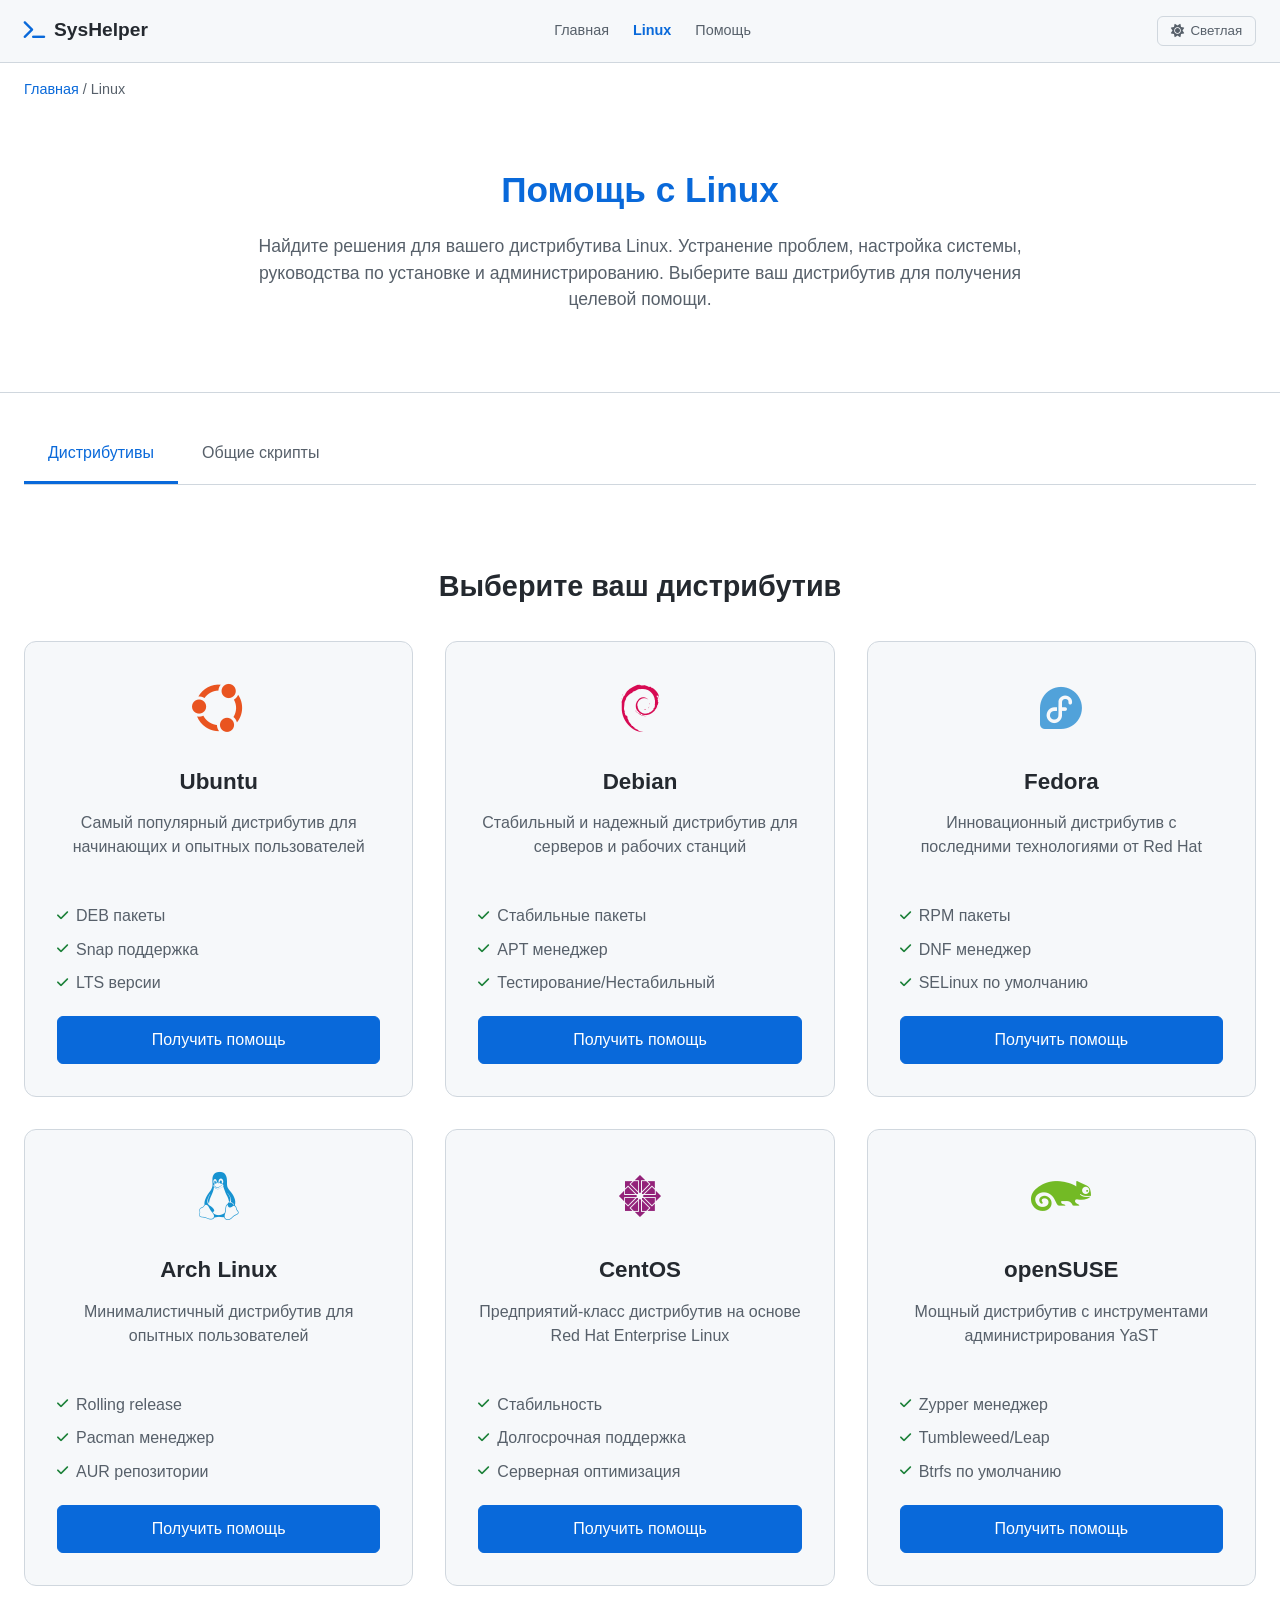
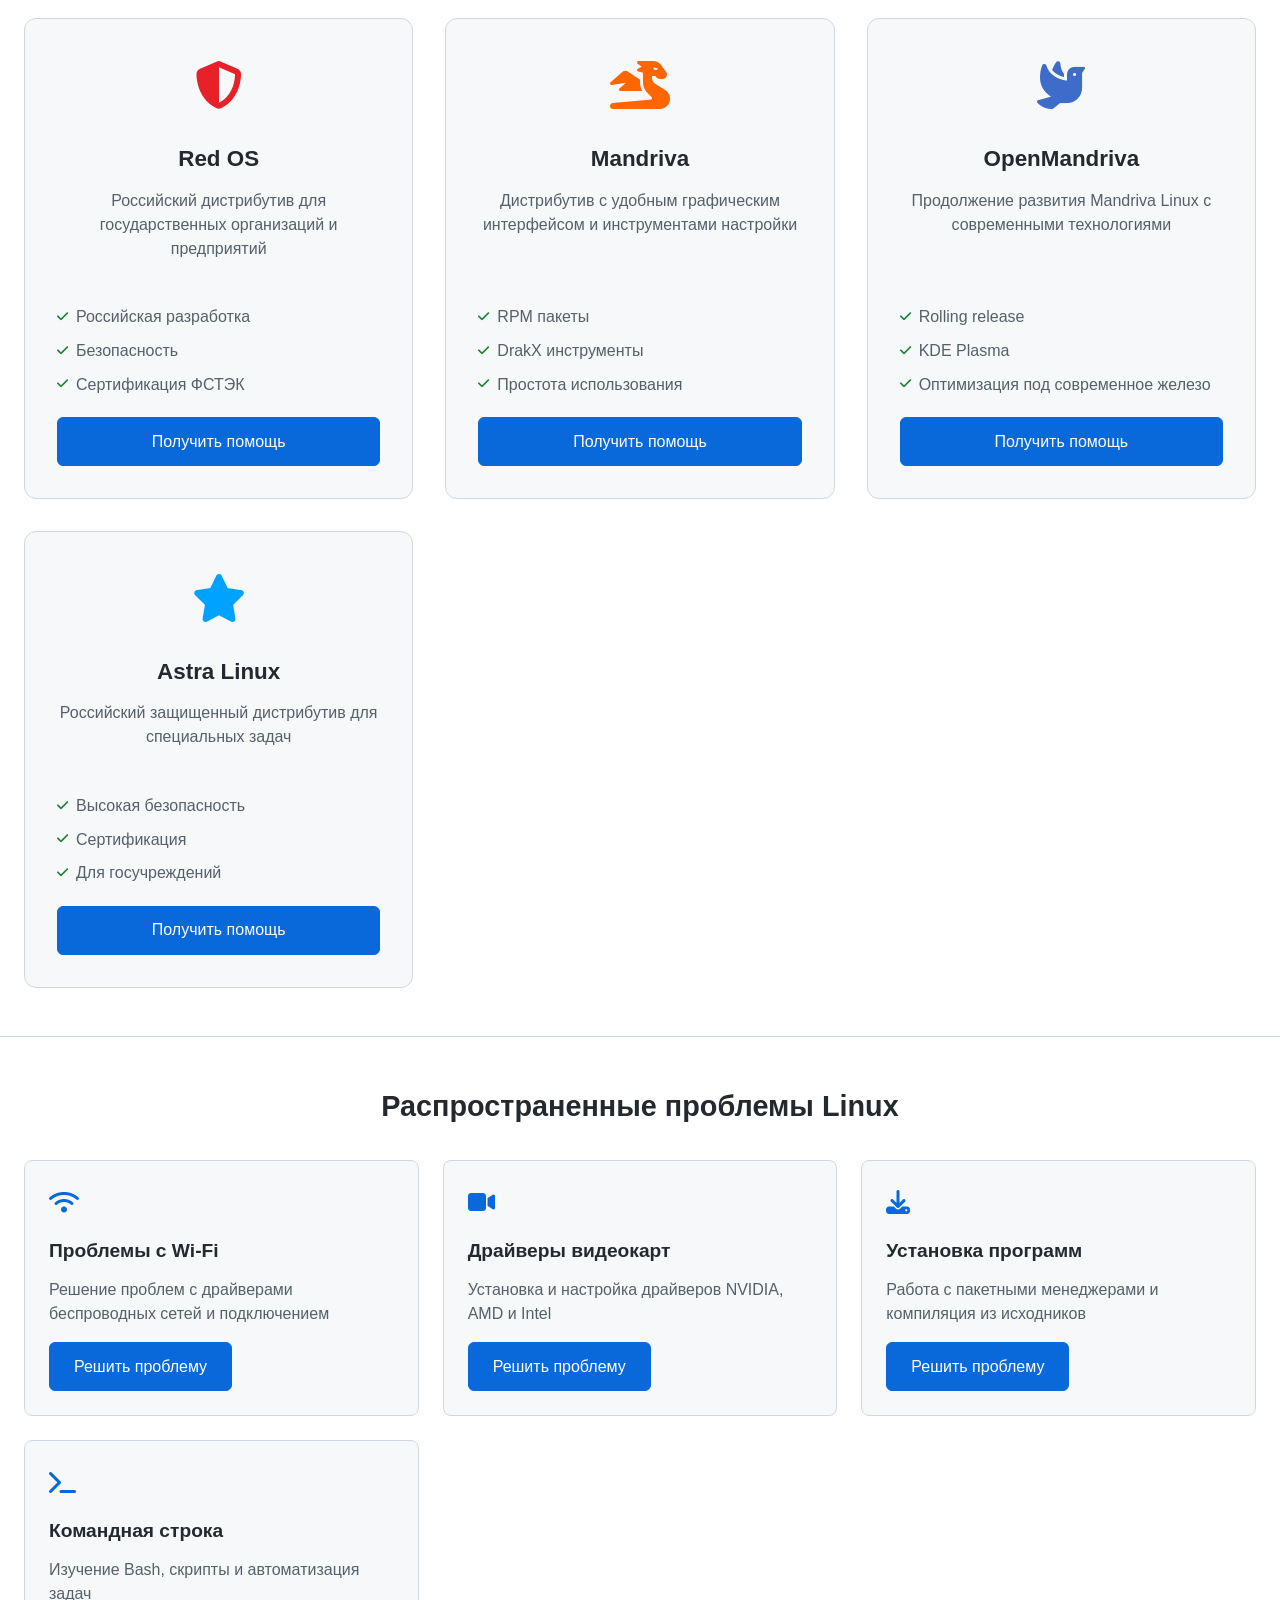
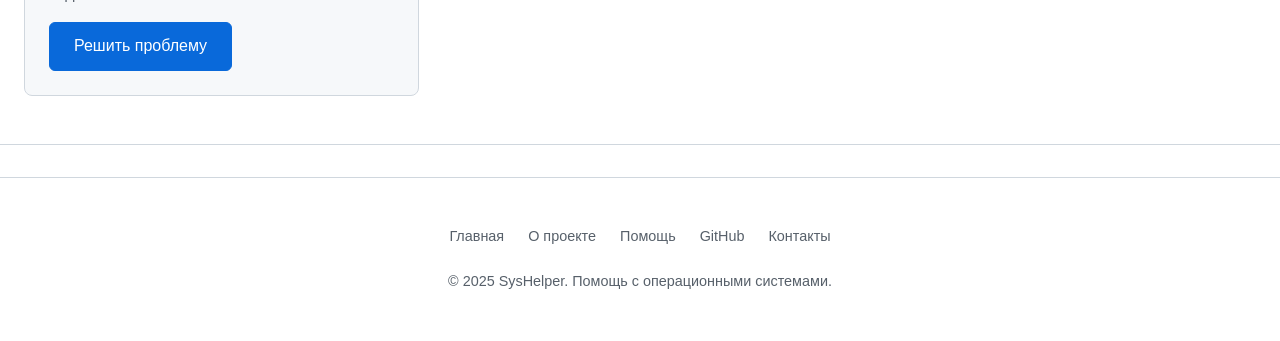
<file: syshelper/os/linux/linux.html>
<!DOCTYPE html>
<html lang="ru" data-color-mode="dark" data-dark-theme="dark">
<head>
    <meta charset="UTF-8">
    <meta name="viewport" content="width=device-width, initial-scale=1.0">
    <title>Помощь с Linux - SysHelper</title>
    <link rel="stylesheet" href="https://cdnjs.cloudflare.com/ajax/libs/font-awesome/6.4.0/css/all.min.css">
    <style>
        :root {
            --bg-primary: #0d1117;
            --bg-secondary: #161b22;
            --text-primary: #f0f6fc;
            --text-secondary: #c9d1d9;
            --accent: #58a6ff;
            --accent-ubuntu: #e95420;
            --accent-debian: #d70a53;
            --accent-fedora: #51a2da;
            --accent-arch: #1793d1;
            --accent-centos: #932279;
            --accent-opensuse: #73ba25;
            --accent-redos: #e62129;
            --accent-mandriva: #ff6600;
            --accent-openmandriva: #3d6cc9;
            --accent-astra: #00a2ff;
            --border: #30363d;
            --success: #3fb950;
            --card-bg: #161b22;
            --header-bg: #161b22;
        }

        [data-color-mode="light"] {
            --bg-primary: #ffffff;
            --bg-secondary: #f6f8fa;
            --text-primary: #24292f;
            --text-secondary: #57606a;
            --accent: #0969da;
            --accent-ubuntu: #e95420;
            --accent-debian: #d70a53;
            --accent-fedora: #51a2da;
            --accent-arch: #1793d1;
            --accent-centos: #932279;
            --accent-opensuse: #73ba25;
            --accent-redos: #e62129;
            --accent-mandriva: #ff6600;
            --accent-openmandriva: #3d6cc9;
            --accent-astra: #00a2ff;
            --border: #d0d7de;
            --success: #1a7f37;
            --card-bg: #f6f8fa;
            --header-bg: #f6f8fa;
        }

        * {
            margin: 0;
            padding: 0;
            box-sizing: border-box;
        }

        body {
            font-family: -apple-system, BlinkMacSystemFont, 'Segoe UI', sans-serif;
            background-color: var(--bg-primary);
            color: var(--text-primary);
            line-height: 1.5;
            transition: all 0.3s ease;
        }

        .container {
            max-width: 1280px;
            margin: 0 auto;
            padding: 0 1.5rem;
        }

        header {
            background-color: var(--header-bg);
            border-bottom: 1px solid var(--border);
            padding: 1rem 0;
            position: sticky;
            top: 0;
            z-index: 100;
        }

        .header-container {
            display: flex;
            justify-content: space-between;
            align-items: center;
        }

        .logo {
            display: flex;
            align-items: center;
            gap: 0.5rem;
            font-weight: 600;
            font-size: 1.2rem;
            color: var(--text-primary);
            text-decoration: none;
        }

        .logo-icon {
            color: var(--accent);
        }

        .nav {
            display: flex;
            gap: 1.5rem;
            align-items: center;
        }

        .nav-link {
            color: var(--text-secondary);
            text-decoration: none;
            font-size: 0.9rem;
            transition: color 0.2s;
        }

        .nav-link:hover {
            color: var(--accent);
        }

        .nav-link.active {
            color: var(--accent);
            font-weight: 600;
        }

        .controls {
            display: flex;
            gap: 1rem;
            align-items: center;
        }

        .theme-toggle {
            background: none;
            border: 1px solid var(--border);
            color: var(--text-secondary);
            border-radius: 6px;
            padding: 0.4rem 0.8rem;
            cursor: pointer;
            display: flex;
            align-items: center;
            gap: 0.4rem;
            transition: all 0.2s;
        }

        .theme-toggle:hover {
            background-color: var(--bg-secondary);
        }

        .breadcrumb {
            padding: 1rem 0;
            color: var(--text-secondary);
            font-size: 0.9rem;
        }

        .breadcrumb a {
            color: var(--accent);
            text-decoration: none;
        }

        .breadcrumb a:hover {
            text-decoration: underline;
        }

        .hero {
            text-align: center;
            padding: 3rem 0;
            border-bottom: 1px solid var(--border);
        }

        .hero-title {
            font-size: 2.2rem;
            margin-bottom: 1rem;
            color: var(--accent);
        }

        .hero-description {
            font-size: 1.1rem;
            color: var(--text-secondary);
            max-width: 800px;
            margin: 0 auto 2rem;
        }

        .section {
            padding: 3rem 0;
            border-bottom: 1px solid var(--border);
        }

        .section-title {
            font-size: 1.8rem;
            margin-bottom: 2rem;
            text-align: center;
            color: var(--text-primary);
        }

        .tabs {
            display: flex;
            border-bottom: 1px solid var(--border);
            margin: 2rem 0;
        }

        .tab {
            padding: 1rem 1.5rem;
            cursor: pointer;
            color: var(--text-secondary);
            border-bottom: 3px solid transparent;
            transition: all 0.3s ease;
        }

        .tab.active {
            color: var(--accent);
            border-bottom: 3px solid var(--accent);
        }

        .tab-content {
            display: none;
        }

        .tab-content.active {
            display: block;
        }

        .distro-grid {
            display: grid;
            grid-template-columns: repeat(auto-fit, minmax(300px, 1fr));
            gap: 2rem;
            margin-top: 2rem;
        }

        .distro-card {
            background-color: var(--card-bg);
            border: 1px solid var(--border);
            border-radius: 12px;
            padding: 2rem;
            transition: all 0.3s ease;
            text-decoration: none;
            color: var(--text-primary);
            display: flex;
            flex-direction: column;
            height: 100%;
            position: relative;
            overflow: hidden;
        }

        .distro-card::before {
            content: '';
            position: absolute;
            top: 0;
            left: 0;
            width: 100%;
            height: 4px;
            transform: scaleX(0);
            transform-origin: left;
            transition: transform 0.3s ease;
        }

        .distro-card[data-distro="ubuntu"]::before { background: var(--accent-ubuntu); }
        .distro-card[data-distro="debian"]::before { background: var(--accent-debian); }
        .distro-card[data-distro="fedora"]::before { background: var(--accent-fedora); }
        .distro-card[data-distro="arch"]::before { background: var(--accent-arch); }
        .distro-card[data-distro="centos"]::before { background: var(--accent-centos); }
        .distro-card[data-distro="opensuse"]::before { background: var(--accent-opensuse); }
        .distro-card[data-distro="redos"]::before { background: var(--accent-redos); }
        .distro-card[data-distro="mandriva"]::before { background: var(--accent-mandriva); }
        .distro-card[data-distro="openmandriva"]::before { background: var(--accent-openmandriva); }
        .distro-card[data-distro="astra"]::before { background: var(--accent-astra); }

        .distro-card:hover {
            transform: translateY(-5px);
            box-shadow: 0 10px 25px rgba(0, 0, 0, 0.2);
        }

        .distro-card:hover::before {
            transform: scaleX(1);
        }

        .distro-icon {
            font-size: 3rem;
            margin-bottom: 1.2rem;
            text-align: center;
            transition: transform 0.3s ease;
        }

        .distro-card:hover .distro-icon {
            transform: scale(1.1);
        }

        .distro-card[data-distro="ubuntu"] .distro-icon { color: var(--accent-ubuntu); }
        .distro-card[data-distro="debian"] .distro-icon { color: var(--accent-debian); }
        .distro-card[data-distro="fedora"] .distro-icon { color: var(--accent-fedora); }
        .distro-card[data-distro="arch"] .distro-icon { color: var(--accent-arch); }
        .distro-card[data-distro="centos"] .distro-icon { color: var(--accent-centos); }
        .distro-card[data-distro="opensuse"] .distro-icon { color: var(--accent-opensuse); }
        .distro-card[data-distro="redos"] .distro-icon { color: var(--accent-redos); }
        .distro-card[data-distro="mandriva"] .distro-icon { color: var(--accent-mandriva); }
        .distro-card[data-distro="openmandriva"] .distro-icon { color: var(--accent-openmandriva); }
        .distro-card[data-distro="astra"] .distro-icon { color: var(--accent-astra); }

        .distro-card h3 {
            font-size: 1.4rem;
            margin-bottom: 0.8rem;
            text-align: center;
        }

        .distro-card p {
            color: var(--text-secondary);
            margin-bottom: 1.5rem;
            flex-grow: 1;
            text-align: center;
        }

        .distro-features {
            margin: 1rem 0;
            padding: 0;
            list-style: none;
        }

        .distro-features li {
            padding: 0.3rem 0;
            color: var(--text-secondary);
            display: flex;
            align-items: center;
            gap: 0.5rem;
        }

        .distro-features li i {
            color: var(--success);
            font-size: 0.8rem;
        }

        .btn {
            padding: 0.7rem 1.5rem;
            border-radius: 6px;
            font-weight: 500;
            text-decoration: none;
            display: inline-flex;
            align-items: center;
            gap: 0.5rem;
            transition: all 0.2s;
            text-align: center;
            justify-content: center;
        }

        .btn-primary {
            background-color: var(--accent);
            color: white;
            border: 1px solid var(--accent);
        }

        .btn-primary:hover {
            background-color: transparent;
            color: var(--accent);
        }

        .problems-grid {
            display: grid;
            grid-template-columns: repeat(auto-fit, minmax(300px, 1fr));
            gap: 1.5rem;
            margin-top: 2rem;
        }

        .problem-card {
            background-color: var(--card-bg);
            border: 1px solid var(--border);
            border-radius: 8px;
            padding: 1.5rem;
            transition: all 0.3s ease;
        }

        .problem-card:hover {
            border-color: var(--accent);
            transform: translateY(-2px);
        }

        .problem-icon {
            font-size: 1.5rem;
            color: var(--accent);
            margin-bottom: 1rem;
        }

        .problem-card h3 {
            font-size: 1.2rem;
            margin-bottom: 0.8rem;
        }

        .problem-card p {
            color: var(--text-secondary);
            margin-bottom: 1rem;
        }

        .script-grid {
            display: grid;
            grid-template-columns: repeat(auto-fit, minmax(300px, 1fr));
            gap: 1.5rem;
            margin: 2rem 0;
        }

        .script-card {
            background-color: var(--card-bg);
            border: 1px solid var(--border);
            border-radius: 12px;
            padding: 1.5rem;
            transition: all 0.3s ease;
        }

        .script-card:hover {
            border-color: var(--accent);
            transform: translateY(-3px);
            box-shadow: 0 5px 15px rgba(0, 0, 0, 0.2);
        }

        .script-icon {
            font-size: 2rem;
            margin-bottom: 1rem;
            color: var(--accent);
        }

        .script-card h3 {
            font-size: 1.2rem;
            margin-bottom: 0.5rem;
        }

        .script-card p {
            color: var(--text-secondary);
            margin-bottom: 1rem;
            font-size: 0.9rem;
        }

        .script-download {
            display: inline-block;
            background-color: var(--accent);
            color: white;
            padding: 0.5rem 1rem;
            border-radius: 6px;
            text-decoration: none;
            font-size: 0.9rem;
            transition: background-color 0.2s;
        }

        .script-download:hover {
            background-color: #3a7bd5;
        }

        footer {
            padding: 3rem 0;
            text-align: center;
            color: var(--text-secondary);
            font-size: 0.9rem;
            border-top: 1px solid var(--border);
            margin-top: 2rem;
        }

        .footer-links {
            display: flex;
            justify-content: center;
            gap: 1.5rem;
            margin-bottom: 1.5rem;
        }

        .footer-link {
            color: var(--text-secondary);
            text-decoration: none;
        }

        .footer-link:hover {
            color: var(--accent);
            text-decoration: underline;
        }

        @media (max-width: 768px) {
            .header-container {
                flex-direction: column;
                gap: 1rem;
            }
            
            .nav {
                gap: 1rem;
            }
            
            .hero-title {
                font-size: 1.8rem;
            }
            
            .distro-grid {
                grid-template-columns: 1fr;
            }
            
            .problems-grid {
                grid-template-columns: 1fr;
            }
            
            .script-grid {
                grid-template-columns: 1fr;
            }
            
            .tabs {
                flex-direction: column;
            }
            
            .tab {
                border-bottom: 1px solid var(--border);
            }
        }

        @keyframes fadeIn {
            from { opacity: 0; transform: translateY(10px); }
            to { opacity: 1; transform: translateY(0); }
        }

        .animate {
            animation: fadeIn 0.5s ease forwards;
        }

        .delay-1 { animation-delay: 0.1s; }
        .delay-2 { animation-delay: 0.2s; }
        .delay-3 { animation-delay: 0.3s; }
        .delay-4 { animation-delay: 0.4s; }
        .delay-5 { animation-delay: 0.5s; }
        .delay-6 { animation-delay: 0.6s; }
        .delay-7 { animation-delay: 0.7s; }
        .delay-8 { animation-delay: 0.8s; }
        .delay-9 { animation-delay: 0.9s; }
    </style>
</head>
<body>
    <header>
        <div class="container header-container">
            <a href="../../index.html" class="logo">
                <i class="fas fa-terminal logo-icon"></i>
                <span>SysHelper</span>
            </a>
            
            <div class="nav">
                <a href="../../index.html" class="nav-link">Главная</a>
                <a href="#" class="nav-link active">Linux</a>
                <a href="#" class="nav-link">Помощь</a>
            </div>
            
            <div class="controls">
                <button class="theme-toggle" id="theme-toggle">
                    <i class="fas fa-moon"></i>
                    <span>Тема</span>
                </button>
            </div>
        </div>
    </header>

    <main>
        <div class="container">
            <div class="breadcrumb">
                <a href="../../index.html">Главная</a> / <span>Linux</span>
            </div>
        </div>

        <section class="hero">
            <div class="container">
                <h1 class="hero-title animate">Помощь с Linux</h1>
                <p class="hero-description animate delay-1">
                    Найдите решения для вашего дистрибутива Linux. Устранение проблем, настройка системы, 
                    руководства по установке и администрированию. Выберите ваш дистрибутив для получения целевой помощи.
                </p>
            </div>
        </section>

        <div class="container">
            <div class="tabs">
                <div class="tab active" data-tab="distros">Дистрибутивы</div>
                <div class="tab" data-tab="scripts">Общие скрипты</div>
            </div>
        </div>

        <div class="tab-content active" id="distros-tab">
            <section class="section">
                <div class="container">
                    <h2 class="section-title">Выберите ваш дистрибутив</h2>
                    <div class="distro-grid">
                        <a href="ubuntu/ubuntu.html" class="distro-card animate delay-1" data-distro="ubuntu">
                            <div class="distro-icon">
                                <i class="fab fa-ubuntu"></i>
                            </div>
                            <h3>Ubuntu</h3>
                            <p>Самый популярный дистрибутив для начинающих и опытных пользователей</p>
                            <ul class="distro-features">
                                <li><i class="fas fa-check"></i> DEB пакеты</li>
                                <li><i class="fas fa-check"></i> Snap поддержка</li>
                                <li><i class="fas fa-check"></i> LTS версии</li>
                            </ul>
                            <span class="btn btn-primary">Получить помощь</span>
                        </a>
                        
                        <a href="debian/debian.html" class="distro-card animate delay-2" data-distro="debian">
                            <div class="distro-icon">
                                <i class="fab fa-debian"></i>
                            </div>
                            <h3>Debian</h3>
                            <p>Стабильный и надежный дистрибутив для серверов и рабочих станций</p>
                            <ul class="distro-features">
                                <li><i class="fas fa-check"></i> Стабильные пакеты</li>
                                <li><i class="fas fa-check"></i> APT менеджер</li>
                                <li><i class="fas fa-check"></i> Тестирование/Нестабильный</li>
                            </ul>
                            <span class="btn btn-primary">Получить помощь</span>
                        </a>
                        
                        <a href="fedora/fedora.html" class="distro-card animate delay-3" data-distro="fedora">
                            <div class="distro-icon">
                                <i class="fab fa-fedora"></i>
                            </div>
                            <h3>Fedora</h3>
                            <p>Инновационный дистрибутив с последними технологиями от Red Hat</p>
                            <ul class="distro-features">
                                <li><i class="fas fa-check"></i> RPM пакеты</li>
                                <li><i class="fas fa-check"></i> DNF менеджер</li>
                                <li><i class="fas fa-check"></i> SELinux по умолчанию</li>
                            </ul>
                            <span class="btn btn-primary">Получить помощь</span>
                        </a>
                        
                        <a href="arch/arch.html" class="distro-card animate delay-4" data-distro="arch">
                            <div class="distro-icon">
                                <i class="fab fa-linux"></i>
                            </div>
                            <h3>Arch Linux</h3>
                            <p>Минималистичный дистрибутив для опытных пользователей</p>
                            <ul class="distro-features">
                                <li><i class="fas fa-check"></i> Rolling release</li>
                                <li><i class="fas fa-check"></i> Pacman менеджер</li>
                                <li><i class="fas fa-check"></i> AUR репозитории</li>
                            </ul>
                            <span class="btn btn-primary">Получить помощь</span>
                        </a>
                        
                        <a href="centos/centos.html" class="distro-card animate delay-5" data-distro="centos">
                            <div class="distro-icon">
                                <i class="fab fa-centos"></i>
                            </div>
                            <h3>CentOS</h3>
                            <p>Предприятий-класс дистрибутив на основе Red Hat Enterprise Linux</p>
                            <ul class="distro-features">
                                <li><i class="fas fa-check"></i> Стабильность</li>
                                <li><i class="fas fa-check"></i> Долгосрочная поддержка</li>
                                <li><i class="fas fa-check"></i> Серверная оптимизация</li>
                            </ul>
                            <span class="btn btn-primary">Получить помощь</span>
                        </a>
                        
                        <a href="opensuse/opensuse.html" class="distro-card animate delay-6" data-distro="opensuse">
                            <div class="distro-icon">
                                <i class="fab fa-suse"></i>
                            </div>
                            <h3>openSUSE</h3>
                            <p>Мощный дистрибутив с инструментами администрирования YaST</p>
                            <ul class="distro-features">
                                <li><i class="fas fa-check"></i> Zypper менеджер</li>
                                <li><i class="fas fa-check"></i> Tumbleweed/Leap</li>
                                <li><i class="fas fa-check"></i> Btrfs по умолчанию</li>
                            </ul>
                            <span class="btn btn-primary">Получить помощь</span>
                        </a>
                        
                        <a href="redos/redos.html" class="distro-card animate delay-7" data-distro="redos">
                            <div class="distro-icon">
                                <i class="fas fa-shield-alt"></i>
                            </div>
                            <h3>Red OS</h3>
                            <p>Российский дистрибутив для государственных организаций и предприятий</p>
                            <ul class="distro-features">
                                <li><i class="fas fa-check"></i> Российская разработка</li>
                                <li><i class="fas fa-check"></i> Безопасность</li>
                                <li><i class="fas fa-check"></i> Сертификация ФСТЭК</li>
                            </ul>
                            <span class="btn btn-primary">Получить помощь</span>
                        </a>
                        
                        <a href="mandriva/mandriva.html" class="distro-card animate delay-8" data-distro="mandriva">
                            <div class="distro-icon">
                                <i class="fas fa-dragon"></i>
                            </div>
                            <h3>Mandriva</h3>
                            <p>Дистрибутив с удобным графическим интерфейсом и инструментами настройки</p>
                            <ul class="distro-features">
                                <li><i class="fas fa-check"></i> RPM пакеты</li>
                                <li><i class="fas fa-check"></i> DrakX инструменты</li>
                                <li><i class="fas fa-check"></i> Простота использования</li>
                            </ul>
                            <span class="btn btn-primary">Получить помощь</span>
                        </a>
                        
                        <a href="openmandriva/openmandriva.html" class="distro-card animate delay-9" data-distro="openmandriva">
                            <div class="distro-icon">
                                <i class="fas fa-dove"></i>
                            </div>
                            <h3>OpenMandriva</h3>
                            <p>Продолжение развития Mandriva Linux с современными технологиями</p>
                            <ul class="distro-features">
                                <li><i class="fas fa-check"></i> Rolling release</li>
                                <li><i class="fas fa-check"></i> KDE Plasma</li>
                                <li><i class="fas fa-check"></i> Оптимизация под современное железо</li>
                            </ul>
                            <span class="btn btn-primary">Получить помощь</span>
                        </a>
                        
                        <a href="astra/astra.html" class="distro-card animate delay-9" data-distro="astra">
                            <div class="distro-icon">
                                <i class="fas fa-star"></i>
                            </div>
                            <h3>Astra Linux</h3>
                            <p>Российский защищенный дистрибутив для специальных задач</p>
                            <ul class="distro-features">
                                <li><i class="fas fa-check"></i> Высокая безопасность</li>
                                <li><i class="fas fa-check"></i> Сертификация</li>
                                <li><i class="fas fa-check"></i> Для госучреждений</li>
                            </ul>
                            <span class="btn btn-primary">Получить помощь</span>
                        </a>
                    </div>
                </div>
            </section>

            <section class="section">
                <div class="container">
                    <h2 class="section-title">Распространенные проблемы Linux</h2>
                    <div class="problems-grid">
                        <div class="problem-card animate">
                            <div class="problem-icon">
                                <i class="fas fa-wifi"></i>
                            </div>
                            <h3>Проблемы с Wi-Fi</h3>
                            <p>Решение проблем с драйверами беспроводных сетей и подключением</p>
                            <a href="#" class="btn btn-primary">Решить проблему</a>
                        </div>
                        
                        <div class="problem-card animate delay-1">
                            <div class="problem-icon">
                                <i class="fas fa-video"></i>
                            </div>
                            <h3>Драйверы видеокарт</h3>
                            <p>Установка и настройка драйверов NVIDIA, AMD и Intel</p>
                            <a href="#" class="btn btn-primary">Решить проблему</a>
                        </div>
                        
                        <div class="problem-card animate delay-2">
                            <div class="problem-icon">
                                <i class="fas fa-download"></i>
                            </div>
                            <h3>Установка программ</h3>
                            <p>Работа с пакетными менеджерами и компиляция из исходников</p>
                            <a href="#" class="btn btn-primary">Решить проблему</a>
                        </div>
                        
                        <div class="problem-card animate delay-3">
                            <div class="problem-icon">
                                <i class="fas fa-terminal"></i>
                            </div>
                            <h3>Командная строка</h3>
                            <p>Изучение Bash, скрипты и автоматизация задач</p>
                            <a href="#" class="btn btn-primary">Решить проблему</a>
                        </div>
                    </div>
                </div>
            </section>
        </div>

        <div class="tab-content" id="scripts-tab">
            <section class="section">
                <div class="container">
                    <h2 class="section-title">Полезные скрипты для Linux</h2>
                    <p class="hero-description" style="text-align: center; margin-bottom: 2rem;">Готовые решения для автоматизации задач, оптимизации системы и решения распространенных проблем.</p>
                    
                    <div class="script-grid">
                        <div class="script-card animate">
                            <div class="script-icon">
                                <i class="fas fa-broom"></i>
                            </div>
                            <h3>Очистка системы</h3>
                            <p>Скрипт для удаления временных файлов, кэшей и освобождения места на диске. Удаление устаревших пакетов и кэша.</p>
                            <a href="#" class="script-download">Скачать .sh</a>
                        </div>
                        
                        <div class="script-card animate delay-1">
                            <div class="script-icon">
                                <i class="fas fa-tachometer-alt"></i>
                            </div>
                            <h3>Оптимизация производительности</h3>
                            <p>Настройка параметров ядра, оптимизация работы с памятью и настройка планировщика задач для ускорения работы системы.</p>
                            <a href="#" class="script-download">Скачать .sh</a>
                        </div>
                        
                        <div class="script-card animate delay-1">
                            <div class="script-icon">
                                <i class="fas fa-shield-alt"></i>
                            </div>
                            <h3>Безопасность и брандмауэр</h3>
                            <p>Настройка базовых параметров безопасности, конфигурация iptables/firewalld и аудит системы на уязвимости.</p>
                            <a href="#" class="script-download">Скачать .sh</a>
                        </div>
                        
                        <div class="script-card animate delay-2">
                            <div class="script-icon">
                                <i class="fas fa-network-wired"></i>
                            </div>
                            <h3>Сетевые настройки</h3>
                            <p>Автоматическая настройка сетевых параметров, диагностика подключения и оптимизация TCP/IP параметров.</p>
                            <a href="#" class="script-download">Скачать .sh</a>
                        </div>
                        
                        <div class="script-card animate delay-2">
                            <div class="script-icon">
                                <i class="fas fa-backup"></i>
                            </div>
                            <h3>Резервное копирование</h3>
                            <p>Автоматизация процесса резервного копирования важных файлов и конфигураций с настройкой расписания.</p>
                            <a href="#" class="script-download">Скачать .sh</a>
                        </div>
                        
                        <div class="script-card animate delay-3">
                            <div class="script-icon">
                                <i class="fas fa-wrench"></i>
                            </div>
                            <h3>Восстановление системы</h3>
                            <p>Скрипты для восстановления загрузчика GRUB, проверки целостности системных файлов и восстановления прав доступа.</p>
                            <a href="#" class="script-download">Скачать .sh</a>
                        </div>
                    </div>
                </div>
            </section>
        </div>
    </main>

    <footer>
        <div class="container">
            <div class="footer-links">
                <a href="../../index.html" class="footer-link">Главная</a>
                <a href="#" class="footer-link">О проекте</a>
                <a href="#" class="footer-link">Помощь</a>
                <a href="#" class="footer-link">GitHub</a>
                <a href="#" class="footer-link">Контакты</a>
            </div>
            <p>© 2025 SysHelper. Помощь с операционными системами.</p>
        </div>
    </footer>

    <script>
        document.addEventListener('DOMContentLoaded', function() {
            const themeToggle = document.getElementById('theme-toggle');
            const themeIcon = themeToggle.querySelector('i');
            const themeText = themeToggle.querySelector('span');
            
            const savedTheme = localStorage.getItem('theme');
            const systemPrefersDark = window.matchMedia('(prefers-color-scheme: dark)').matches;
            
            if (savedTheme === 'light' || (!savedTheme && !systemPrefersDark)) {
                document.documentElement.setAttribute('data-color-mode', 'light');
                document.documentElement.setAttribute('data-dark-theme', 'light');
                themeIcon.className = 'fas fa-sun';
                themeText.textContent = 'Светлая';
            } else {
                themeIcon.className = 'fas fa-moon';
                themeText.textContent = 'Тёмная';
            }
            
            themeToggle.addEventListener('click', function() {
                const currentTheme = document.documentElement.getAttribute('data-color-mode');
                
                if (currentTheme === 'dark') {
                    document.documentElement.setAttribute('data-color-mode', 'light');
                    document.documentElement.setAttribute('data-dark-theme', 'light');
                    themeIcon.className = 'fas fa-sun';
                    themeText.textContent = 'Светлая';
                    localStorage.setItem('theme', 'light');
                } else {
                    document.documentElement.setAttribute('data-color-mode', 'dark');
                    document.documentElement.setAttribute('data-dark-theme', 'dark');
                    themeIcon.className = 'fas fa-moon';
                    themeText.textContent = 'Тёмная';
                    localStorage.setItem('theme', 'dark');
                }
            });
            
            const animatedElements = document.querySelectorAll('.animate');
            
            const observer = new IntersectionObserver((entries) => {
                entries.forEach(entry => {
                    if (entry.isIntersecting) {
                        entry.target.style.opacity = 1;
                        entry.target.style.transform = 'translateY(0)';
                    }
                });
            }, { threshold: 0.1 });
            
            animatedElements.forEach(el => {
                el.style.opacity = 0;
                el.style.transform = 'translateY(10px)';
                el.style.transition = 'opacity 0.5s ease, transform 0.5s ease';
                observer.observe(el);
            });

            const tabs = document.querySelectorAll('.tab');
            const tabContents = document.querySelectorAll('.tab-content');
            
            tabs.forEach(tab => {
                tab.addEventListener('click', () => {
                    const tabId = tab.getAttribute('data-tab');
                    
                    tabs.forEach(t => t.classList.remove('active'));
                    tabContents.forEach(c => c.classList.remove('active'));
                    
                    tab.classList.add('active');
                    document.getElementById(`${tabId}-tab`).classList.add('active');
                });
            });
        });
    </script>
</body>
</html>
</file>
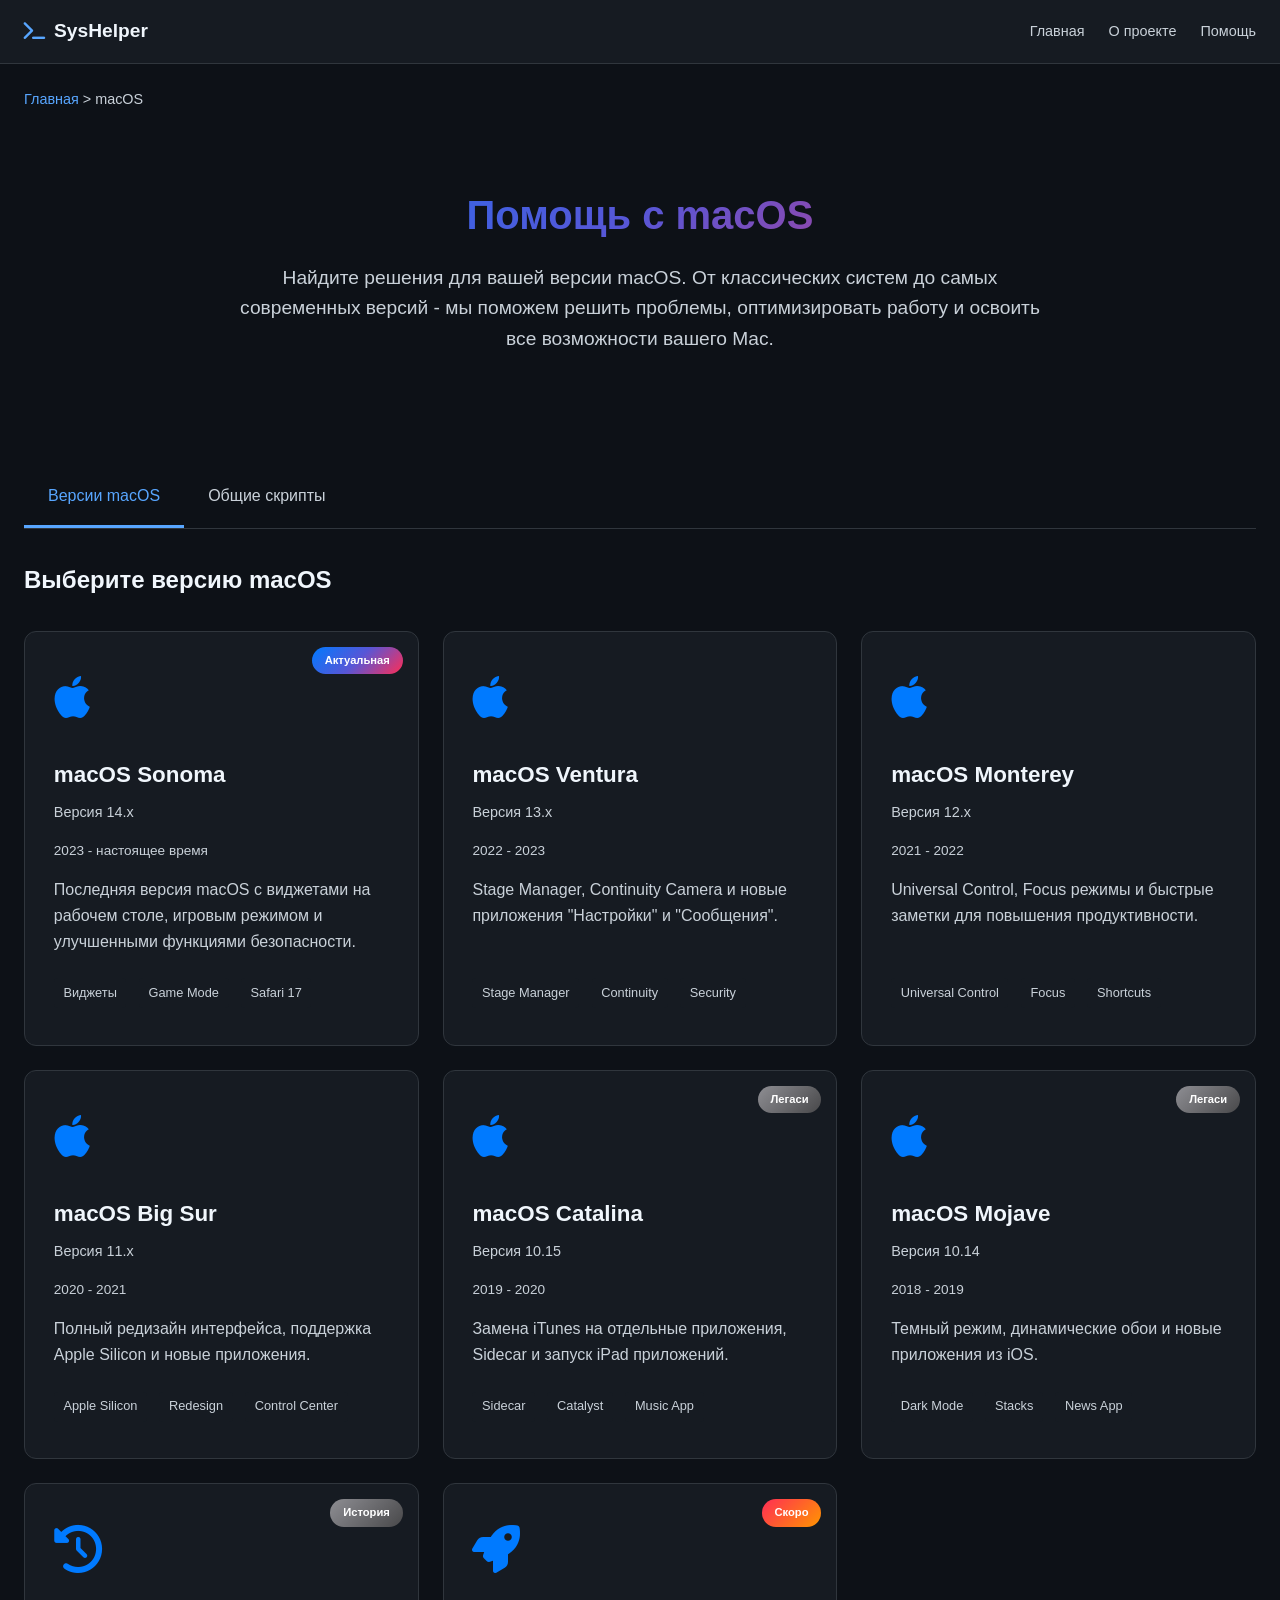
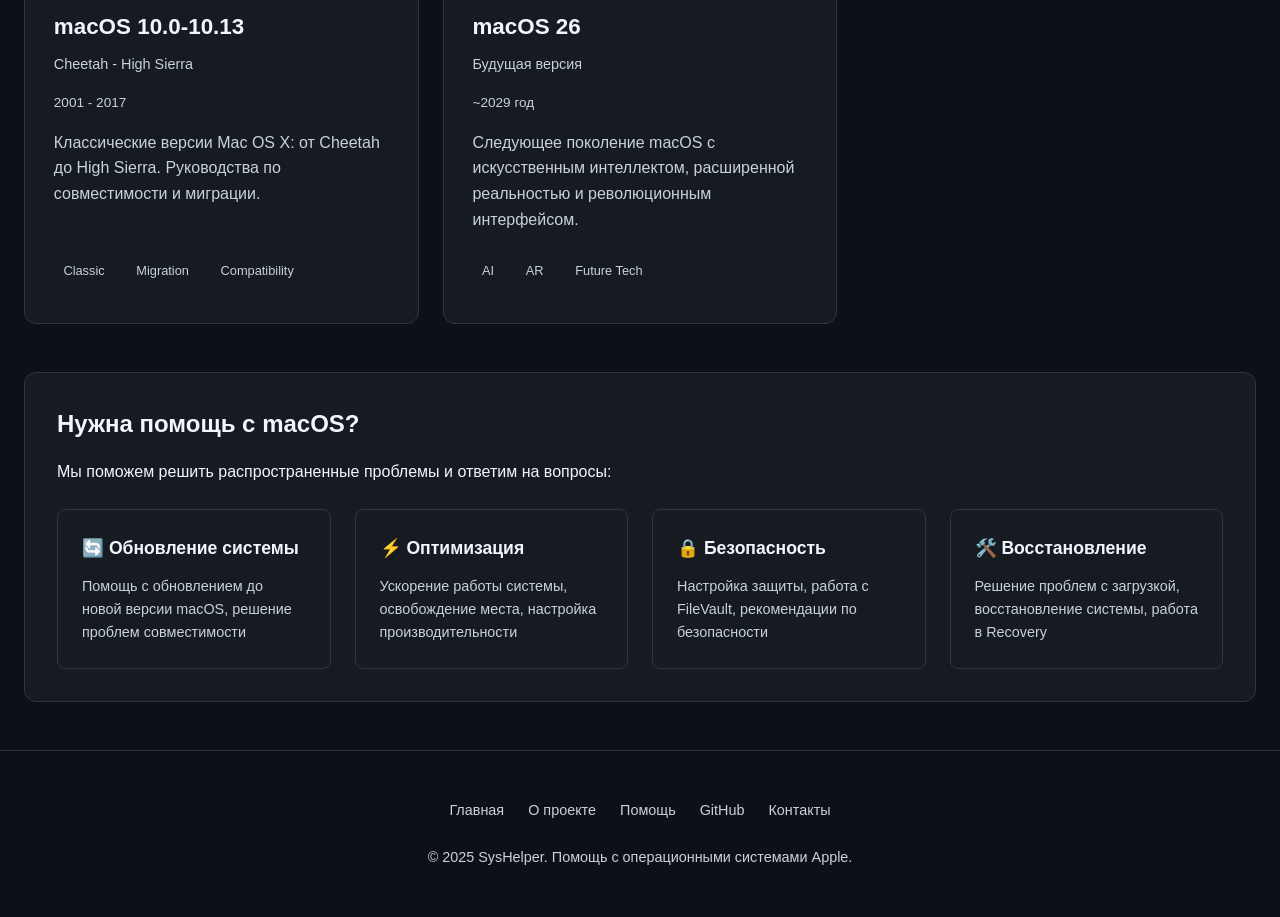
<file: syshelper/os/macos/macos.html>
<!DOCTYPE html>
<html lang="ru" data-color-mode="dark" data-dark-theme="dark">
<head>
    <meta charset="UTF-8">
    <meta name="viewport" content="width=device-width, initial-scale=1.0">
    <title>Помощь с macOS - SysHelper</title>
    <link rel="stylesheet" href="https://cdnjs.cloudflare.com/ajax/libs/font-awesome/6.4.0/css/all.min.css">
    <style>
        :root {
            --bg-primary: #0d1117;
            --bg-secondary: #161b22;
            --text-primary: #f0f6fc;
            --text-secondary: #c9d1d9;
            --accent: #58a6ff;
            --border: #30363d;
            --success: #3fb950;
            --card-bg: #161b22;
            --header-bg: #161b22;
            --macos-gradient: linear-gradient(135deg, #007aff, #5856d6, #ff2d55);
        }

        [data-color-mode="light"] {
            --bg-primary: #ffffff;
            --bg-secondary: #f6f8fa;
            --text-primary: #24292f;
            --text-secondary: #57606a;
            --accent: #0969da;
            --border: #d0d7de;
            --success: #1a7f37;
            --card-bg: #f6f8fa;
            --header-bg: #f6f8fa;
            --macos-gradient: linear-gradient(135deg, #007aff, #5856d6, #ff2d55);
        }

        * {
            margin: 0;
            padding: 0;
            box-sizing: border-box;
        }

        body {
            font-family: -apple-system, BlinkMacSystemFont, 'Segoe UI', sans-serif;
            background-color: var(--bg-primary);
            color: var(--text-primary);
            line-height: 1.6;
            transition: all 0.3s ease;
        }

        .container {
            max-width: 1280px;
            margin: 0 auto;
            padding: 0 1.5rem;
        }

        header {
            background-color: var(--header-bg);
            border-bottom: 1px solid var(--border);
            padding: 1rem 0;
            position: sticky;
            top: 0;
            z-index: 100;
        }

        .header-container {
            display: flex;
            justify-content: space-between;
            align-items: center;
        }

        .logo {
            display: flex;
            align-items: center;
            gap: 0.5rem;
            font-weight: 600;
            font-size: 1.2rem;
            color: var(--text-primary);
            text-decoration: none;
        }

        .logo-icon {
            color: var(--accent);
        }

        .nav {
            display: flex;
            gap: 1.5rem;
            align-items: center;
        }

        .nav-link {
            color: var(--text-secondary);
            text-decoration: none;
            font-size: 0.9rem;
            transition: color 0.2s;
        }

        .nav-link:hover {
            color: var(--accent);
        }

        .breadcrumb {
            padding: 1.5rem 0;
            font-size: 0.9rem;
            color: var(--text-secondary);
        }

        .breadcrumb a {
            color: var(--accent);
            text-decoration: none;
        }

        .breadcrumb a:hover {
            text-decoration: underline;
        }

        .hero {
            text-align: center;
            padding: 3rem 0;
            margin-bottom: 2rem;
        }

        .hero-title {
            font-size: 2.5rem;
            margin-bottom: 1rem;
            background: var(--macos-gradient);
            -webkit-background-clip: text;
            -webkit-text-fill-color: transparent;
            background-clip: text;
        }

        .hero-description {
            font-size: 1.2rem;
            color: var(--text-secondary);
            max-width: 800px;
            margin: 0 auto 2rem;
        }

        .tabs {
            display: flex;
            border-bottom: 1px solid var(--border);
            margin: 2rem 0;
        }

        .tab {
            padding: 1rem 1.5rem;
            cursor: pointer;
            color: var(--text-secondary);
            border-bottom: 3px solid transparent;
            transition: all 0.3s ease;
        }

        .tab.active {
            color: var(--accent);
            border-bottom: 3px solid var(--accent);
        }

        .tab-content {
            display: none;
        }

        .tab-content.active {
            display: block;
        }

        .version-grid {
            display: grid;
            grid-template-columns: repeat(auto-fit, minmax(300px, 1fr));
            gap: 1.5rem;
            margin: 2rem 0;
        }

        .version-card {
            background-color: var(--card-bg);
            border: 1px solid var(--border);
            border-radius: 12px;
            padding: 1.8rem;
            transition: all 0.3s ease;
            text-decoration: none;
            color: var(--text-primary);
            display: flex;
            flex-direction: column;
            position: relative;
            overflow: hidden;
        }

        .version-card::before {
            content: '';
            position: absolute;
            top: 0;
            left: 0;
            width: 100%;
            height: 4px;
            background: var(--macos-gradient);
            transform: scaleX(0);
            transform-origin: left;
            transition: transform 0.3s ease;
        }

        .version-card:hover {
            border-color: #007aff;
            transform: translateY(-5px);
            box-shadow: 0 10px 25px rgba(0, 0, 0, 0.2);
        }

        .version-card:hover::before {
            transform: scaleX(1);
        }

        .version-badge {
            position: absolute;
            top: 15px;
            right: 15px;
            background: var(--macos-gradient);
            color: white;
            font-size: 0.7rem;
            padding: 0.3rem 0.8rem;
            border-radius: 20px;
            font-weight: 600;
        }

        .version-badge.soon {
            background: linear-gradient(135deg, #ff2d55, #ff9500);
        }

        .version-badge.legacy {
            background: linear-gradient(135deg, #8e8e93, #48484a);
        }

        .version-icon {
            font-size: 3rem;
            margin-bottom: 1.2rem;
            color: #007aff;
        }

        .version-card h3 {
            font-size: 1.4rem;
            margin-bottom: 0.5rem;
        }

        .version-number {
            color: var(--text-secondary);
            font-size: 0.9rem;
            margin-bottom: 1rem;
        }

        .version-dates {
            color: var(--text-secondary);
            font-size: 0.85rem;
            margin-bottom: 1rem;
        }

        .version-description {
            color: var(--text-secondary);
            margin-bottom: 1.5rem;
            flex-grow: 1;
        }

        .version-features {
            margin-top: auto;
        }

        .feature-tag {
            display: inline-block;
            background-color: var(--bg-secondary);
            color: var(--text-secondary);
            padding: 0.3rem 0.6rem;
            border-radius: 4px;
            font-size: 0.8rem;
            margin-right: 0.5rem;
            margin-bottom: 0.5rem;
        }

        .support-section {
            background-color: var(--card-bg);
            border: 1px solid var(--border);
            border-radius: 12px;
            padding: 2rem;
            margin: 3rem 0;
        }

        .support-title {
            font-size: 1.5rem;
            margin-bottom: 1rem;
            color: var(--text-primary);
        }

        .support-grid {
            display: grid;
            grid-template-columns: repeat(auto-fit, minmax(250px, 1fr));
            gap: 1.5rem;
            margin-top: 1.5rem;
        }

        .support-card {
            background-color: var(--bg-secondary);
            padding: 1.5rem;
            border-radius: 8px;
            border: 1px solid var(--border);
        }

        .support-card h4 {
            font-size: 1.1rem;
            margin-bottom: 0.8rem;
            color: var(--text-primary);
        }

        .support-card p {
            color: var(--text-secondary);
            font-size: 0.9rem;
        }

        .script-grid {
            display: grid;
            grid-template-columns: repeat(auto-fit, minmax(300px, 1fr));
            gap: 1.5rem;
            margin: 2rem 0;
        }

        .script-card {
            background-color: var(--card-bg);
            border: 1px solid var(--border);
            border-radius: 12px;
            padding: 1.5rem;
            transition: all 0.3s ease;
        }

        .script-card:hover {
            border-color: var(--accent);
            transform: translateY(-3px);
            box-shadow: 0 5px 15px rgba(0, 0, 0, 0.2);
        }

        .script-icon {
            font-size: 2rem;
            margin-bottom: 1rem;
            color: var(--accent);
        }

        .script-card h3 {
            font-size: 1.2rem;
            margin-bottom: 0.5rem;
        }

        .script-card p {
            color: var(--text-secondary);
            margin-bottom: 1rem;
            font-size: 0.9rem;
        }

        .script-download {
            display: inline-block;
            background-color: var(--accent);
            color: white;
            padding: 0.5rem 1rem;
            border-radius: 6px;
            text-decoration: none;
            font-size: 0.9rem;
            transition: background-color 0.2s;
        }

        .script-download:hover {
            background-color: #3d8bf0;
        }

        footer {
            padding: 3rem 0;
            text-align: center;
            color: var(--text-secondary);
            font-size: 0.9rem;
            margin-top: 3rem;
            border-top: 1px solid var(--border);
        }

        .footer-links {
            display: flex;
            justify-content: center;
            gap: 1.5rem;
            margin-bottom: 1.5rem;
        }

        .footer-link {
            color: var(--text-secondary);
            text-decoration: none;
        }

        .footer-link:hover {
            color: var(--accent);
            text-decoration: underline;
        }

        @media (max-width: 768px) {
            .header-container {
                flex-direction: column;
                gap: 1rem;
            }
            
            .nav {
                gap: 1rem;
            }
            
            .hero-title {
                font-size: 2rem;
            }
            
            .hero-description {
                font-size: 1rem;
            }
            
            .version-grid {
                grid-template-columns: 1fr;
            }
            
            .support-grid {
                grid-template-columns: 1fr;
            }
            
            .script-grid {
                grid-template-columns: 1fr;
            }
            
            .tabs {
                flex-direction: column;
            }
            
            .tab {
                border-bottom: 1px solid var(--border);
            }
        }

        @keyframes fadeIn {
            from { opacity: 0; transform: translateY(10px); }
            to { opacity: 1; transform: translateY(0); }
        }

        .animate {
            animation: fadeIn 0.5s ease forwards;
        }

        .delay-1 { animation-delay: 0.1s; }
        .delay-2 { animation-delay: 0.2s; }
        .delay-3 { animation-delay: 0.3s; }
    </style>
</head>
<body>
    <header>
        <div class="container header-container">
            <a href="../../index.html" class="logo">
                <i class="fas fa-terminal logo-icon"></i>
                <span>SysHelper</span>
            </a>
            
            <div class="nav">
                <a href="../../index.html" class="nav-link">Главная</a>
                <a href="#" class="nav-link">О проекте</a>
                <a href="#" class="nav-link">Помощь</a>
            </div>
        </div>
    </header>

    <main class="container">
        <div class="breadcrumb">
            <a href="../../index.html">Главная</a> > <span>macOS</span>
        </div>

        <section class="hero">
            <h1 class="hero-title animate">Помощь с macOS</h1>
            <p class="hero-description animate delay-1">
                Найдите решения для вашей версии macOS. От классических систем до самых современных версий - мы поможем решить проблемы, оптимизировать работу и освоить все возможности вашего Mac.
            </p>
        </section>

        <div class="tabs">
            <div class="tab active" data-tab="versions">Версии macOS</div>
            <div class="tab" data-tab="scripts">Общие скрипты</div>
        </div>

        <div class="tab-content active" id="versions-tab">
            <section>
                <h2 class="section-title">Выберите версию macOS</h2>
                <div class="version-grid">
                    <a href="articles/sonoma-guides.html" class="version-card animate">
                        <span class="version-badge">Актуальная</span>
                        <div class="version-icon">
                            <i class="fab fa-apple"></i>
                        </div>
                        <h3>macOS Sonoma</h3>
                        <div class="version-number">Версия 14.x</div>
                        <div class="version-dates">2023 - настоящее время</div>
                        <p class="version-description">Последняя версия macOS с виджетами на рабочем столе, игровым режимом и улучшенными функциями безопасности.</p>
                        <div class="version-features">
                            <span class="feature-tag">Виджеты</span>
                            <span class="feature-tag">Game Mode</span>
                            <span class="feature-tag">Safari 17</span>
                        </div>
                    </a>

                    <a href="articles/ventura-guides.html" class="version-card animate delay-1">
                        <div class="version-icon">
                            <i class="fab fa-apple"></i>
                        </div>
                        <h3>macOS Ventura</h3>
                        <div class="version-number">Версия 13.x</div>
                        <div class="version-dates">2022 - 2023</div>
                        <p class="version-description">Stage Manager, Continuity Camera и новые приложения "Настройки" и "Сообщения".</p>
                        <div class="version-features">
                            <span class="feature-tag">Stage Manager</span>
                            <span class="feature-tag">Continuity</span>
                            <span class="feature-tag">Security</span>
                        </div>
                    </a>

                    <a href="articles/monterey-guides.html" class="version-card animate delay-1">
                        <div class="version-icon">
                            <i class="fab fa-apple"></i>
                        </div>
                        <h3>macOS Monterey</h3>
                        <div class="version-number">Версия 12.x</div>
                        <div class="version-dates">2021 - 2022</div>
                        <p class="version-description">Universal Control, Focus режимы и быстрые заметки для повышения продуктивности.</p>
                        <div class="version-features">
                            <span class="feature-tag">Universal Control</span>
                            <span class="feature-tag">Focus</span>
                            <span class="feature-tag">Shortcuts</span>
                        </div>
                    </a>

                    <a href="articles/bigsur-guides.html" class="version-card animate delay-2">
                        <div class="version-icon">
                            <i class="fab fa-apple"></i>
                        </div>
                        <h3>macOS Big Sur</h3>
                        <div class="version-number">Версия 11.x</div>
                        <div class="version-dates">2020 - 2021</div>
                        <p class="version-description">Полный редизайн интерфейса, поддержка Apple Silicon и новые приложения.</p>
                        <div class="version-features">
                            <span class="feature-tag">Apple Silicon</span>
                            <span class="feature-tag">Redesign</span>
                            <span class="feature-tag">Control Center</span>
                        </div>
                    </a>

                    <a href="articles/catalina-guides.html" class="version-card animate delay-2">
                        <span class="version-badge legacy">Легаси</span>
                        <div class="version-icon">
                            <i class="fab fa-apple"></i>
                        </div>
                        <h3>macOS Catalina</h3>
                        <div class="version-number">Версия 10.15</div>
                        <div class="version-dates">2019 - 2020</div>
                        <p class="version-description">Замена iTunes на отдельные приложения, Sidecar и запуск iPad приложений.</p>
                        <div class="version-features">
                            <span class="feature-tag">Sidecar</span>
                            <span class="feature-tag">Catalyst</span>
                            <span class="feature-tag">Music App</span>
                        </div>
                    </a>

                    <a href="articles/mojave-guides.html" class="version-card animate delay-3">
                        <span class="version-badge legacy">Легаси</span>
                        <div class="version-icon">
                            <i class="fab fa-apple"></i>
                        </div>
                        <h3>macOS Mojave</h3>
                        <div class="version-number">Версия 10.14</div>
                        <div class="version-dates">2018 - 2019</div>
                        <p class="version-description">Темный режим, динамические обои и новые приложения из iOS.</p>
                        <div class="version-features">
                            <span class="feature-tag">Dark Mode</span>
                            <span class="feature-tag">Stacks</span>
                            <span class="feature-tag">News App</span>
                        </div>
                    </a>

                    <div class="version-card animate delay-3">
                        <span class="version-badge legacy">История</span>
                        <div class="version-icon">
                            <i class="fas fa-history"></i>
                        </div>
                        <h3>macOS 10.0-10.13</h3>
                        <div class="version-number">Cheetah - High Sierra</div>
                        <div class="version-dates">2001 - 2017</div>
                        <p class="version-description">Классические версии Mac OS X: от Cheetah до High Sierra. Руководства по совместимости и миграции.</p>
                        <div class="version-features">
                            <span class="feature-tag">Classic</span>
                            <span class="feature-tag">Migration</span>
                            <span class="feature-tag">Compatibility</span>
                        </div>
                    </div>

                    <div class="version-card">
                        <span class="version-badge soon">Скоро</span>
                        <div class="version-icon">
                            <i class="fas fa-rocket"></i>
                        </div>
                        <h3>macOS 26</h3>
                        <div class="version-number">Будущая версия</div>
                        <div class="version-dates">~2029 год</div>
                        <p class="version-description">Следующее поколение macOS с искусственным интеллектом, расширенной реальностью и революционным интерфейсом.</p>
                        <div class="version-features">
                            <span class="feature-tag">AI</span>
                            <span class="feature-tag">AR</span>
                            <span class="feature-tag">Future Tech</span>
                        </div>
                    </div>
                </div>
            </section>
        </div>

        <div class="tab-content" id="scripts-tab">
            <section>
                <h2 class="section-title">Полезные скрипты для macOS</h2>
                <p class="hero-description">Готовые решения для автоматизации задач, оптимизации системы и решения распространенных проблем.</p>
                
                <div class="script-grid">
                    <div class="script-card animate">
                        <div class="script-icon">
                            <i class="fas fa-broom"></i>
                        </div>
                        <h3>Очистка системы</h3>
                        <p>Скрипт для удаления временных файлов, кэшей и освобождения места на диске. Безопасная очистка системного мусора.</p>
                        <a href="#" class="script-download">Скачать .command</a>
                    </div>
                    
                    <div class="script-card animate delay-1">
                        <div class="script-icon">
                            <i class="fas fa-tachometer-alt"></i>
                        </div>
                        <h3>Оптимизация производительности</h3>
                        <p>Настройка параметров системы для ускорения работы Mac. Оптимизация энергопотребления и управления памятью.</p>
                        <a href="#" class="script-download">Скачать .command</a>
                    </div>
                    
                    <div class="script-card animate delay-1">
                        <div class="script-icon">
                            <i class="fas fa-shield-alt"></i>
                        </div>
                        <h3>Безопасность и приватность</h3>
                        <p>Настройка параметров безопасности macOS, управление разрешениями и конфиденциальностью приложений.</p>
                        <a href="#" class="script-download">Скачать .command</a>
                    </div>
                    
                    <div class="script-card animate delay-2">
                        <div class="script-icon">
                            <i class="fas fa-network-wired"></i>
                        </div>
                        <h3>Сброс сетевых настроек</h3>
                        <p>Автоматический сброс сетевых конфигураций, DNS кэша и восстановление стандартных сетевых параметров.</p>
                        <a href="#" class="script-download">Скачать .command</a>
                    </div>
                    
                    <div class="script-card animate delay-2">
                        <div class="script-icon">
                            <i class="fas fa-backup"></i>
                        </div>
                        <h3>Резервное копирование</h3>
                        <p>Автоматизация процесса резервного копирования важных файлов и папок с настройкой расписания.</p>
                        <a href="#" class="script-download">Скачать .command</a>
                    </div>
                    
                    <div class="script-card animate delay-3">
                        <div class="script-icon">
                            <i class="fas fa-wrench"></i>
                        </div>
                        <h3>Восстановление прав доступа</h3>
                        <p>Исправление прав доступа к файлам и папкам, восстановление стандартных разрешений системы.</p>
                        <a href="#" class="script-download">Скачать .command</a>
                    </div>
                </div>
            </section>
        </div>

        <section class="support-section">
            <h2 class="support-title">Нужна помощь с macOS?</h2>
            <p>Мы поможем решить распространенные проблемы и ответим на вопросы:</p>
            
            <div class="support-grid">
                <div class="support-card">
                    <h4>🔄 Обновление системы</h4>
                    <p>Помощь с обновлением до новой версии macOS, решение проблем совместимости</p>
                </div>
                
                <div class="support-card">
                    <h4>⚡ Оптимизация</h4>
                    <p>Ускорение работы системы, освобождение места, настройка производительности</p>
                </div>
                
                <div class="support-card">
                    <h4>🔒 Безопасность</h4>
                    <p>Настройка защиты, работа с FileVault, рекомендации по безопасности</p>
                </div>
                
                <div class="support-card">
                    <h4>🛠️ Восстановление</h4>
                    <p>Решение проблем с загрузкой, восстановление системы, работа в Recovery</p>
                </div>
            </div>
        </section>
    </main>

    <footer>
        <div class="container">
            <div class="footer-links">
                <a href="../../index.html" class="footer-link">Главная</a>
                <a href="#" class="footer-link">О проекте</a>
                <a href="#" class="footer-link">Помощь</a>
                <a href="#" class="footer-link">GitHub</a>
                <a href="#" class="footer-link">Контакты</a>
            </div>
            <p>© 2025 SysHelper. Помощь с операционными системами Apple.</p>
        </div>
    </footer>

    <script>
        document.addEventListener('DOMContentLoaded', function() {
            const animatedElements = document.querySelectorAll('.animate');
            
            const observer = new IntersectionObserver((entries) => {
                entries.forEach(entry => {
                    if (entry.isIntersecting) {
                        entry.target.style.opacity = 1;
                        entry.target.style.transform = 'translateY(0)';
                    }
                });
            }, { threshold: 0.1 });
            
            animatedElements.forEach(el => {
                el.style.opacity = 0;
                el.style.transform = 'translateY(10px)';
                el.style.transition = 'opacity 0.5s ease, transform 0.5s ease';
                observer.observe(el);
            });

            const tabs = document.querySelectorAll('.tab');
            const tabContents = document.querySelectorAll('.tab-content');
            
            tabs.forEach(tab => {
                tab.addEventListener('click', () => {
                    const tabId = tab.getAttribute('data-tab');
                    
                    tabs.forEach(t => t.classList.remove('active'));
                    tabContents.forEach(c => c.classList.remove('active'));
                    
                    tab.classList.add('active');
                    document.getElementById(`${tabId}-tab`).classList.add('active');
                });
            });
        });
    </script>
</body>
</html>
</file>
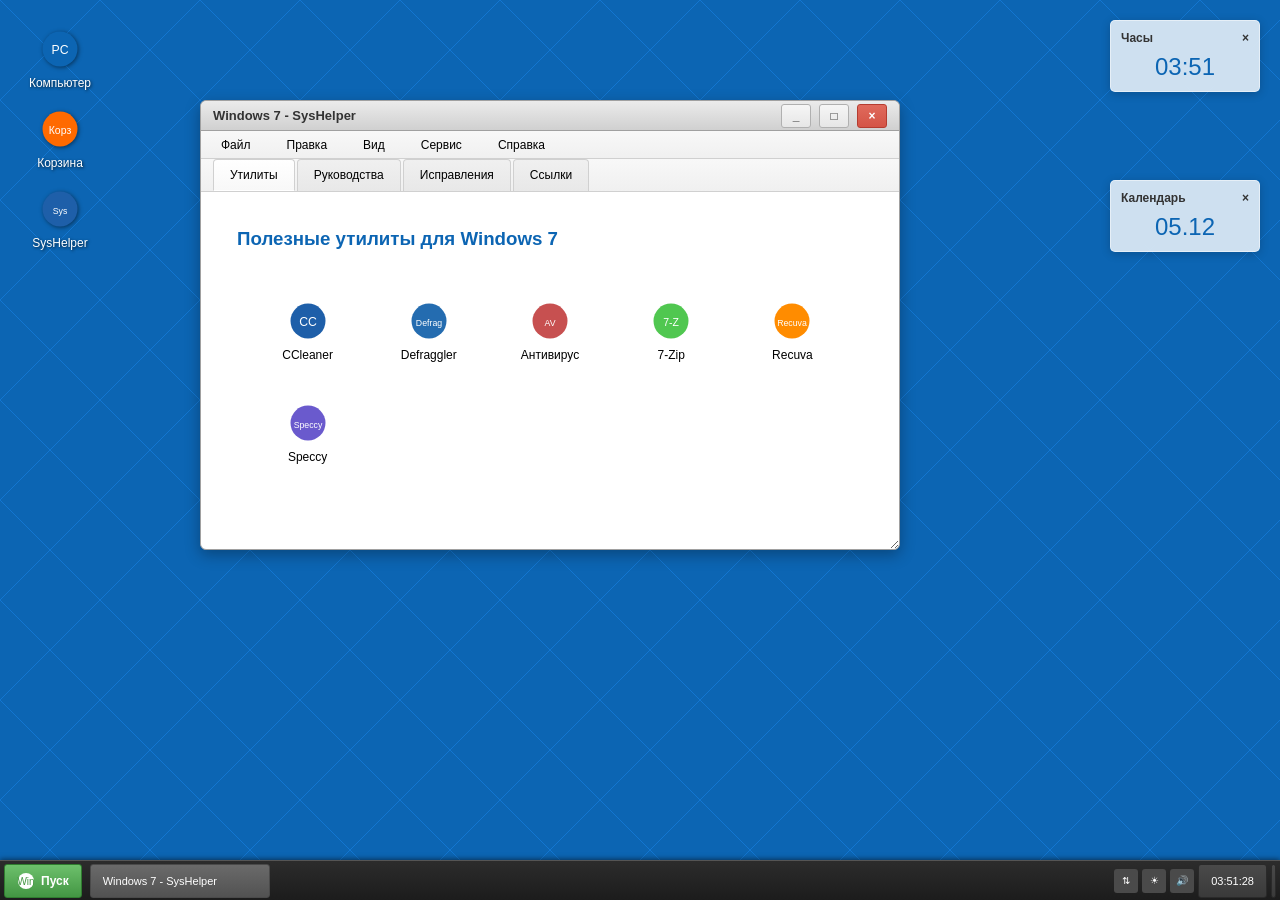
<file: syshelper/os/windows/articles/windows7/win7.html>
<!DOCTYPE html>
<html lang="ru">
<head>
    <meta charset="UTF-8">
    <meta name="viewport" content="width=device-width, initial-scale=1.0">
    <title>Windows 7 - SysHelper</title>
    <style>
        * {
            margin: 0;
            padding: 0;
            box-sizing: border-box;
            font-family: 'Segoe UI', Tahoma, sans-serif;
            user-select: none;
        }

        body {
            background: #0c65b3 url('data:image/svg+xml;utf8,<svg xmlns="http://www.w3.org/2000/svg" width="100" height="100" viewBox="0 0 100 100"><rect width="100" height="100" fill="%230c65b3"/><path d="M0,0L100,100M100,0L0,100" stroke="%231276d1" stroke-width="1"/></svg>');
            color: #000;
            overflow: hidden;
            height: 100vh;
        }

        /* Панель задач */
        .taskbar {
            position: fixed;
            bottom: 0;
            left: 0;
            right: 0;
            height: 40px;
            background: linear-gradient(to bottom, #2c2c2c, #1c1c1c);
            border-top: 1px solid #555;
            display: flex;
            align-items: center;
            padding: 0 4px;
            z-index: 1000;
            box-shadow: 0 -1px 5px rgba(0, 0, 0, 0.5);
        }

        .start-button {
            background: linear-gradient(to bottom, #6dc06c, #439643);
            border: 1px solid #2f7d2f;
            border-radius: 3px;
            padding: 2px 12px;
            color: white;
            font-weight: bold;
            font-size: 12px;
            cursor: pointer;
            display: flex;
            align-items: center;
            gap: 6px;
            height: 34px;
            margin-right: 8px;
        }

        .start-button:hover {
            background: linear-gradient(to bottom, #7dd07c, #53a652);
        }

        .start-button img {
            width: 18px;
            height: 18px;
        }

        .taskbar-items {
            display: flex;
            gap: 4px;
            flex-grow: 1;
        }

        .taskbar-item {
            background: linear-gradient(to bottom, #4d4d4d, #3a3a3a);
            border: 1px solid #2a2a2a;
            border-radius: 3px;
            padding: 2px 12px;
            color: white;
            font-size: 11px;
            cursor: pointer;
            height: 34px;
            display: flex;
            align-items: center;
            gap: 6px;
            min-width: 180px;
        }

        .taskbar-item.active {
            background: linear-gradient(to bottom, #6a6a6a, #525252);
            color: #fff;
            border-color: #4a4a4a;
        }

        .system-tray {
            display: flex;
            align-items: center;
            gap: 4px;
            margin-left: 8px;
        }

        .tray-icon {
            width: 24px;
            height: 24px;
            background: #4a4a4a;
            border-radius: 3px;
            display: flex;
            align-items: center;
            justify-content: center;
            color: white;
            font-size: 10px;
            cursor: pointer;
        }

        .clock {
            color: white;
            font-size: 11px;
            padding: 0 12px;
            height: 34px;
            display: flex;
            align-items: center;
            background: linear-gradient(to bottom, #4a4a4a, #3a3a3a);
            border: 1px solid #2a2a2a;
            border-radius: 3px;
            margin-left: 4px;
        }

        .show-desktop {
            width: 5px;
            height: 34px;
            background: linear-gradient(to bottom, #4a4a4a, #3a3a3a);
            border: 1px solid #2a2a2a;
            border-radius: 3px;
            margin-left: 4px;
            cursor: pointer;
        }

        /* Окно */
        .window {
            position: absolute;
            top: 100px;
            left: 200px;
            width: 700px;
            height: 450px;
            background: #f0f0f0;
            border: 1px solid #a0a0a0;
            border-radius: 6px;
            box-shadow: 0 5px 15px rgba(0, 0, 0, 0.3);
            display: flex;
            flex-direction: column;
            z-index: 100;
            resize: both;
            overflow: auto;
            min-width: 400px;
            min-height: 300px;
        }

        .title-bar {
            height: 30px;
            background: linear-gradient(to bottom, #ebebeb, #d0d0d0);
            color: #333;
            font-size: 13px;
            font-weight: bold;
            display: flex;
            align-items: center;
            justify-content: space-between;
            padding: 0 12px;
            cursor: move;
            border-top-left-radius: 6px;
            border-top-right-radius: 6px;
            border-bottom: 1px solid #a0a0a0;
        }

        .window-controls {
            display: flex;
            gap: 8px;
        }

        .window-control {
            width: 30px;
            height: 24px;
            font-size: 12px;
            font-weight: bold;
            display: flex;
            align-items: center;
            justify-content: center;
            cursor: pointer;
            border-radius: 3px;
        }

        .window-control.minimize {
            background: linear-gradient(to bottom, #f6f6f6, #e6e6e6);
            color: #333;
            border: 1px solid #b0b0b0;
        }

        .window-control.minimize:hover {
            background: linear-gradient(to bottom, #e9f4fc, #d9e8f5);
        }

        .window-control.maximize {
            background: linear-gradient(to bottom, #f6f6f6, #e6e6e6);
            color: #333;
            border: 1px solid #b0b0b0;
        }

        .window-control.maximize:hover {
            background: linear-gradient(to bottom, #e9f4fc, #d9e8f5);
        }

        .window-control.close {
            background: linear-gradient(to bottom, #e06a5c, #d45446);
            color: white;
            border: 1px solid #b53c30;
        }

        .window-control.close:hover {
            background: linear-gradient(to bottom, #ef7a6c, #df6456);
        }

        .menu-bar {
            height: 28px;
            background: linear-gradient(to bottom, #f8f8f8, #f0f0f0);
            border-bottom: 1px solid #d0d0d0;
            display: flex;
            align-items: center;
            padding: 0 12px;
            font-size: 12px;
            gap: 20px;
        }

        .menu-item {
            cursor: pointer;
            padding: 4px 8px;
            border-radius: 3px;
        }

        .menu-item:hover {
            background: #d0e5f5;
            color: #0c65b3;
        }

        .window-content {
            flex: 1;
            padding: 16px;
            overflow: auto;
            background: #ffffff;
            border-bottom-left-radius: 6px;
            border-bottom-right-radius: 6px;
        }

        /* Вкладки */
        .tabs {
            display: flex;
            background: linear-gradient(to bottom, #f8f8f8, #f0f0f0);
            border-bottom: 1px solid #d0d0d0;
            padding: 0 12px;
        }

        .tab {
            padding: 8px 16px;
            background: linear-gradient(to bottom, #f0f0f0, #e8e8e8);
            border: 1px solid #d0d0d0;
            border-bottom: none;
            margin-right: 2px;
            cursor: pointer;
            font-size: 12px;
            border-top-left-radius: 4px;
            border-top-right-radius: 4px;
        }

        .tab.active {
            background: linear-gradient(to bottom, #ffffff, #f8f8f8);
            border-bottom: 1px solid #ffffff;
        }

        .tab-content {
            display: none;
            padding: 20px;
        }

        .tab-content.active {
            display: block;
        }

        /* Иконки */
        .icons-grid {
            display: grid;
            grid-template-columns: repeat(auto-fit, minmax(90px, 1fr));
            gap: 20px;
            padding: 20px;
        }

        .icon {
            display: flex;
            flex-direction: column;
            align-items: center;
            cursor: pointer;
            text-align: center;
            font-size: 12px;
            padding: 10px;
            border-radius: 5px;
        }

        .icon:hover {
            background: #d0e5f5;
        }

        .icon img {
            width: 42px;
            height: 42px;
            margin-bottom: 6px;
            object-fit: contain;
        }

        /* Списки */
        .link-list {
            list-style: none;
        }

        .link-list li {
            margin: 12px 0;
            padding: 6px 0;
            border-bottom: 1px solid #f0f0f0;
        }

        .link-list a {
            color: #0c65b3;
            text-decoration: none;
            cursor: pointer;
            font-size: 13px;
            display: block;
            padding: 4px 8px;
            border-radius: 3px;
        }

        .link-list a:hover {
            background: #e0f0ff;
            color: #00478f;
        }

        /* Кнопки */
        .win7-button {
            background: linear-gradient(to bottom, #f6f6f6, #e6e6e6);
            border: 1px solid #b0b0b0;
            padding: 6px 16px;
            font-size: 12px;
            cursor: pointer;
            border-radius: 3px;
            color: #333;
        }

        .win7-button:hover {
            background: linear-gradient(to bottom, #e9f4fc, #d9e8f5);
            border-color: #7eb9e8;
        }

        .win7-button.primary {
            background: linear-gradient(to bottom, #7db9e8, #1e5fa9);
            color: white;
            border-color: #1e5fa9;
        }

        .win7-button.primary:hover {
            background: linear-gradient(to bottom, #8dc9f8, #2e6fb9);
        }

        /* Рабочий стол */
        .desktop {
            position: absolute;
            top: 0;
            left: 0;
            right: 0;
            bottom: 40px;
            padding: 20px;
        }

        .desktop-icon {
            position: absolute;
            display: flex;
            flex-direction: column;
            align-items: center;
            width: 80px;
            cursor: pointer;
            color: white;
            text-shadow: 1px 1px 3px rgba(0, 0, 0, 0.7);
            font-size: 12px;
            text-align: center;
            padding: 8px;
            border-radius: 5px;
        }

        .desktop-icon:hover {
            background: rgba(255, 255, 255, 0.2);
        }

        .desktop-icon img {
            width: 42px;
            height: 42px;
            margin-bottom: 6px;
            object-fit: contain;
            filter: drop-shadow(1px 1px 2px rgba(0, 0, 0, 0.5));
        }

        /* Меню Пуск */
        .start-menu {
            position: fixed;
            bottom: 40px;
            left: 4px;
            width: 500px;
            background: #f0f0f0;
            border: 1px solid #a0a0a0;
            border-radius: 4px;
            display: none;
            z-index: 999;
            box-shadow: 0 5px 15px rgba(0, 0, 0, 0.3);
        }

        .start-menu-header {
            height: 50px;
            background: linear-gradient(to bottom, #1e5fa9, #0c65b3);
            color: white;
            display: flex;
            align-items: center;
            padding: 0 20px;
            font-weight: bold;
            font-size: 14px;
            border-top-left-radius: 4px;
            border-top-right-radius: 4px;
        }

        .start-menu-content {
            display: flex;
            height: 350px;
        }

        .start-menu-left {
            width: 60%;
            padding: 15px;
            background: linear-gradient(to right, #f8f8f8, #f0f0f0);
            border-right: 1px solid #d0d0d0;
        }

        .start-menu-right {
            width: 40%;
            padding: 15px;
            background: linear-gradient(to right, #f0f0f0, #e8e8e8);
        }

        .start-menu-item {
            padding: 8px 12px;
            display: flex;
            align-items: center;
            gap: 12px;
            cursor: pointer;
            border-radius: 3px;
            margin-bottom: 4px;
        }

        .start-menu-item:hover {
            background: #d0e5f5;
            color: #0c65b3;
        }

        .start-menu-item img {
            width: 20px;
            height: 20px;
        }

        .start-menu-footer {
            height: 40px;
            background: linear-gradient(to bottom, #f0f0f0, #e8e8e8);
            display: flex;
            align-items: center;
            justify-content: flex-end;
            padding: 0 20px;
            border-bottom-left-radius: 4px;
            border-bottom-right-radius: 4px;
            border-top: 1px solid #d0d0d0;
        }

        /* Gadgets */
        .gadget {
            position: absolute;
            width: 150px;
            background: rgba(255, 255, 255, 0.8);
            border: 1px solid rgba(255, 255, 255, 0.5);
            border-radius: 5px;
            box-shadow: 0 2px 10px rgba(0, 0, 0, 0.2);
            backdrop-filter: blur(5px);
            padding: 10px;
        }

        .gadget-header {
            font-size: 12px;
            font-weight: bold;
            margin-bottom: 8px;
            color: #333;
            display: flex;
            justify-content: space-between;
        }

        .gadget-content {
            font-size: 24px;
            text-align: center;
            color: #0c65b3;
        }

        /* Кнопка выхода */
        .exit-button {
            margin-top: 20px;
            text-align: center;
        }
    </style>
</head>
<body>
    <!-- Рабочий стол -->
    <div class="desktop">
        <div class="desktop-icon" style="top: 20px; left: 20px;" ondblclick="openWindow('main-window')">
            <img src="data:image/svg+xml;utf8,<svg xmlns='http://www.w3.org/2000/svg' viewBox='0 0 48 48'><circle cx='24' cy='24' r='20' fill='%230c65b3'/><text x='24' y='30' font-family='Arial' font-size='14' fill='white' text-anchor='middle'>PC</text></svg>" alt="Компьютер">
            <span>Компьютер</span>
        </div>
        <div class="desktop-icon" style="top: 100px; left: 20px;" ondblclick="openWindow('main-window')">
            <img src="data:image/svg+xml;utf8,<svg xmlns='http://www.w3.org/2000/svg' viewBox='0 0 48 48'><circle cx='24' cy='24' r='20' fill='%23ff6a00'/><text x='24' y='30' font-family='Arial' font-size='12' fill='white' text-anchor='middle'>Корз</text></svg>" alt="Корзина">
            <span>Корзина</span>
        </div>
        <div class="desktop-icon" style="top: 180px; left: 20px;" ondblclick="openWindow('main-window')">
            <img src="data:image/svg+xml;utf8,<svg xmlns='http://www.w3.org/2000/svg' viewBox='0 0 48 48'><circle cx='24' cy='24' r='20' fill='%231e5fa9'/><text x='24' y='30' font-family='Arial' font-size='10' fill='white' text-anchor='middle'>Sys</text></svg>" alt="SysHelper">
            <span>SysHelper</span>
        </div>

        <!-- Гаджеты -->
        <div class="gadget" style="right: 20px; top: 20px;">
            <div class="gadget-header">
                <span>Часы</span>
                <span>×</span>
            </div>
            <div class="gadget-content" id="gadget-clock">00:00</div>
        </div>

        <div class="gadget" style="right: 20px; top: 180px;">
            <div class="gadget-header">
                <span>Календарь</span>
                <span>×</span>
            </div>
            <div class="gadget-content" id="gadget-date">01.01</div>
        </div>
    </div>

    <!-- Главное окно -->
    <div class="window" id="main-window">
        <div class="title-bar">
            <span>Windows 7 - SysHelper</span>
            <div class="window-controls">
                <div class="window-control minimize" onclick="minimizeWindow('main-window')">_</div>
                <div class="window-control maximize" onclick="maximizeWindow('main-window')">□</div>
                <div class="window-control close" onclick="closeWindow('main-window')">×</div>
            </div>
        </div>
        <div class="menu-bar">
            <span class="menu-item">Файл</span>
            <span class="menu-item">Правка</span>
            <span class="menu-item">Вид</span>
            <span class="menu-item">Сервис</span>
            <span class="menu-item">Справка</span>
        </div>
        <div class="tabs">
            <div class="tab active" onclick="switchTab(0)">Утилиты</div>
            <div class="tab" onclick="switchTab(1)">Руководства</div>
            <div class="tab" onclick="switchTab(2)">Исправления</div>
            <div class="tab" onclick="switchTab(3)">Ссылки</div>
        </div>
        <div class="window-content">
            <!-- Вкладка Утилиты -->
            <div class="tab-content active">
                <h3 style="color: #0c65b3; margin-bottom: 20px;">Полезные утилиты для Windows 7</h3>
                <div class="icons-grid">
                    <div class="icon">
                        <img src="data:image/svg+xml;utf8,<svg xmlns='http://www.w3.org/2000/svg' viewBox='0 0 48 48'><circle cx='24' cy='24' r='20' fill='%231e5fa9'/><text x='24' y='30' font-family='Arial' font-size='14' fill='white' text-anchor='middle'>CC</text></svg>" alt="CCleaner">
                        <span>CCleaner</span>
                    </div>
                    <div class="icon">
                        <img src="data:image/svg+xml;utf8,<svg xmlns='http://www.w3.org/2000/svg' viewBox='0 0 48 48'><circle cx='24' cy='24' r='20' fill='%23246cb0'/><text x='24' y='30' font-family='Arial' font-size='10' fill='white' text-anchor='middle'>Defrag</text></svg>" alt="Defraggler">
                        <span>Defraggler</span>
                    </div>
                    <div class="icon">
                        <img src="data:image/svg+xml;utf8,<svg xmlns='http://www.w3.org/2000/svg' viewBox='0 0 48 48'><circle cx='24' cy='24' r='20' fill='%23c75050'/><text x='24' y='30' font-family='Arial' font-size='10' fill='white' text-anchor='middle'>AV</text></svg>" alt="Антивирус">
                        <span>Антивирус</span>
                    </div>
                    <div class="icon">
                        <img src="data:image/svg+xml;utf8,<svg xmlns='http://www.w3.org/2000/svg' viewBox='0 0 48 48'><circle cx='24' cy='24' r='20' fill='%2350c750'/><text x='24' y='30' font-family='Arial' font-size='12' fill='white' text-anchor='middle'>7-Z</text></svg>" alt="7-Zip">
                        <span>7-Zip</span>
                    </div>
                    <div class="icon">
                        <img src="data:image/svg+xml;utf8,<svg xmlns='http://www.w3.org/2000/svg' viewBox='0 0 48 48'><circle cx='24' cy='24' r='20' fill='%23ff8c00'/><text x='24' y='30' font-family='Arial' font-size='10' fill='white' text-anchor='middle'>Recuva</text></svg>" alt="Recuva">
                        <span>Recuva</span>
                    </div>
                    <div class="icon">
                        <img src="data:image/svg+xml;utf8,<svg xmlns='http://www.w3.org/2000/svg' viewBox='0 0 48 48'><circle cx='24' cy='24' r='20' fill='%236a5acd'/><text x='24' y='30' font-family='Arial' font-size='10' fill='white' text-anchor='middle'>Speccy</text></svg>" alt="Speccy">
                        <span>Speccy</span>
                    </div>
                </div>
            </div>

            <!-- Вкладка Руководства -->
            <div class="tab-content">
                <h3 style="color: #0c65b3; margin-bottom: 20px;">Руководства по Windows 7</h3>
                <ul class="link-list">
                    <li><a onclick="alert('Загрузка руководства по установке...')">Установка Windows 7</a></li>
                    <li><a onclick="alert('Загрузка руководства по настройке сети...')">Настройка сети и общего доступа</a></li>
                    <li><a onclick="alert('Загрузка руководства по оптимизации...')">Оптимизация производительности</a></li>
                    <li><a onclick="alert('Загрузка руководства по резервному копированию...')">Резервное копирование и восстановление</a></li>
                    <li><a onclick="alert('Загрузка руководства по безопасности...')">Безопасность и брандмауэр</a></li>
                    <li><a onclick="alert('Загрузка руководства по обновлению...')">Обновление до Windows 10</a></li>
                </ul>
            </div>

            <!-- Вкладка Исправления -->
            <div class="tab-content">
                <h3 style="color: #0c65b3; margin-bottom: 20px;">Исправление распространенных проблем</h3>
                <ul class="link-list">
                    <li><a onclick="showFix('Черный экран')">Черный экран при загрузке</a></li>
                    <li><a onclick="showFix('Медленная работа')">Медленная работа системы</a></li>
                    <li><a onclick="showFix('Сетевые проблемы')">Проблемы с сетью и интернетом</a></li>
                    <li><a onclick="showFix('Драйверы')">Отсутствующие или проблемные драйверы</a></li>
                    <li><a onclick="showFix('Загрузка')">Ошибки загрузки и синий экран</a></li>
                    <li><a onclick="showFix('Обновления')">Проблемы с установкой обновлений</a></li>
                </ul>
                <div id="fix-content" style="margin-top: 20px; padding: 15px; background: #f8f8f8; border: 1px solid #d0d0d0; border-radius: 5px; display: none;">
                    <h4 style="color: #0c65b3;">Решение проблемы:</h4>
                    <p id="fix-text" style="margin-top: 10px; line-height: 1.5;"></p>
                </div>
            </div>

            <!-- Вкладка Ссылки -->
            <div class="tab-content">
                <h3 style="color: #0c65b3; margin-bottom: 20px;">Полезные ссылки и ресурсы</h3>
                <ul class="link-list">
                    <li><a href="https://support.microsoft.com/ru-ru" target="_blank">Официальная поддержка Microsoft</a></li>
                    <li><a href="https://www.driverscloud.com/ru" target="_blank">Поиск и установка драйверов</a></li>
                    <li><a href="https://answers.microsoft.com/ru-ru" target="_blank">Сообщество Microsoft Answers</a></li>
                    <li><a href="https://www.sevenforums.com/" target="_blank">Seven Forums (англ.)</a></li>
                    <li><a href="https://archive.org/details/softwarelibrary_win7" target="_blank">Архив программ для Windows 7</a></li>
                </ul>
                <div class="exit-button">
                    <button class="win7-button primary" onclick="exitToMain()">Выход на главную страницу</button>
                </div>
            </div>
        </div>
    </div>

    <!-- Панель задач -->
    <div class="taskbar">
        <div class="start-button" onclick="toggleStartMenu()">
            <img src="data:image/svg+xml;utf8,<svg xmlns='http://www.w3.org/2000/svg' viewBox='0 0 18 18'><circle cx='9' cy='9' r='8' fill='white'/><text x='9' y='13' font-family='Arial' font-size='10' fill='%23439643' text-anchor='middle'>Win</text></svg>" alt="Пуск">
            Пуск
        </div>
        <div class="taskbar-items">
            <div class="taskbar-item active" id="taskbar-main" onclick="focusWindow('main-window')">
                Windows 7 - SysHelper
            </div>
        </div>
        <div class="system-tray">
            <div class="tray-icon">⇅</div>
            <div class="tray-icon">☀</div>
            <div class="tray-icon">🔊</div>
        </div>
        <div class="clock" id="clock">00:00:00</div>
        <div class="show-desktop" onclick="showDesktop()"></div>
    </div>

    <!-- Меню Пуск -->
    <div class="start-menu" id="start-menu">
        <div class="start-menu-header">UncleDeniy</div>
        <div class="start-menu-content">
            <div class="start-menu-left">
                <div class="start-menu-item" onclick="openWindow('main-window')">
                    <img src="data:image/svg+xml;utf8,<svg xmlns='http://www.w3.org/2000/svg' viewBox='0 0 20 20'><circle cx='10' cy='10' r='9' fill='%231e5fa9'/></svg>" alt="">
                    SysHelper
                </div>
                <div class="start-menu-item" onclick="openProgram('Internet Explorer')">
                    <img src="data:image/svg+xml;utf8,<svg xmlns='http://www.w3.org/2000/svg' viewBox='0 0 20 20'><circle cx='10' cy='10' r='9' fill='%230c65b3'/></svg>" alt="">
                    Internet Explorer
                </div>
                <div class="start-menu-item" onclick="openProgram('Проводник')">
                    <img src="data:image/svg+xml;utf8,<svg xmlns='http://www.w3.org/2000/svg' viewBox='0 0 20 20'><circle cx='10' cy='10' r='9' fill='%23ff8c00'/></svg>" alt="">
                    Проводник
                </div>
                <div class="start-menu-item" onclick="openProgram('Панель управления')">
                    <img src="data:image/svg+xml;utf8,<svg xmlns='http://www.w3.org/2000/svg' viewBox='0 0 20 20'><circle cx='10' cy='10' r='9' fill='%236a5acd'/></svg>" alt="">
                    Панель управления
                </div>
                <div class="start-menu-item" onclick="openProgram('Калькулятор')">
                    <img src="data:image/svg+xml;utf8,<svg xmlns='http://www.w3.org/2000/svg' viewBox='0 0 20 20'><circle cx='10' cy='10' r='9' fill='%2350c750'/></svg>" alt="">
                    Калькулятор
                </div>
            </div>
            <div class="start-menu-right">
                <div class="start-menu-item" onclick="openProgram('Документы')">
                    <img src="data:image/svg+xml;utf8,<svg xmlns='http://www.w3.org/2000/svg' viewBox='0 0 20 20'><circle cx='10' cy='10' r='9' fill='%231e5fa9'/></svg>" alt="">
                    Документы
                </div>
                <div class="start-menu-item" onclick="openProgram('Изображения')">
                    <img src="data:image/svg+xml;utf8,<svg xmlns='http://www.w3.org/2000/svg' viewBox='0 0 20 20'><circle cx='10' cy='10' r='9' fill='%23c75050'/></svg>" alt="">
                    Изображения
                </div>
                <div class="start-menu-item" onclick="openProgram('Музыка')">
                    <img src="data:image/svg+xml;utf8,<svg xmlns='http://www.w3.org/2000/svg' viewBox='0 0 20 20'><circle cx='10' cy='10' r='9' fill='%2350c750'/></svg>" alt="">
                    Музыка
                </div>
                <div class="start-menu-item" onclick="openProgram('Игры')">
                    <img src="data:image/svg+xml;utf8,<svg xmlns='http://www.w3.org/2000/svg' viewBox='0 0 20 20'><circle cx='10' cy='10' r='9' fill='%23ff8c00'/></svg>" alt="">
                    Игры
                </div>
                <div class="start-menu-item" onclick="openProgram('Поиск')">
                    <img src="data:image/svg+xml;utf8,<svg xmlns='http://www.w3.org/2000/svg' viewBox='0 0 20 20'><circle cx='10' cy='10' r='9' fill='%236a5acd'/></svg>" alt="">
                    Поиск
                </div>
            </div>
        </div>
        <div class="start-menu-footer">
            <button class="win7-button" onclick="exitToMain()">Выход</button>
        </div>
    </div>

    <script>
        // Переключение вкладок
        function switchTab(index) {
            document.querySelectorAll('.tab').forEach((tab, i) => {
                tab.classList.toggle('active', i === index);
            });
            document.querySelectorAll('.tab-content').forEach((content, i) => {
                content.classList.toggle('active', i === index);
            });
        }

        // Показать исправление
        function showFix(problem) {
            const fixContent = document.getElementById('fix-content');
            const fixText = document.getElementById('fix-text');
            
            const fixes = {
                'Черный экран': '1. Проверьте подключение монитора\n2. Перезагрузите компьютер\n3. Запустите восстановление системы\n4. Проверьте видеодрайверы\n5. Восстановите системные файлы (sfc /scannow)',
                'Медленная работа': '1. Очистите диск от временных файлов\n2. Дефрагментируйте жесткий диск\n3. Отключите ненужные службы и автозагрузку\n4. Увеличьте объем виртуальной памяти\n5. Проверьте на наличие вирусов',
                'Сетевые проблемы': '1. Перезагрузите маршрутизатор\n2. Проверьте настройки брандмауэра\n3. Обновите сетевые драйверы\n4. Сбросьте TCP/IP стек (netsh int ip reset)\n5. Запустите диагностику сети',
                'Драйверы': '1. Используйте Центр обновления Windows\n2. Загрузите драйверы с сайта производителя\n3. Используйте DriverPack Solution\n4. Обновите через Диспетчер устройств',
                'Загрузка': '1. Используйте Last Known Good Configuration\n2. Запустите восстановление при загрузке\n3. Проверьте диск на ошибки (chkdsk)\n4. Используйте установочный диск для восстановления',
                'Обновления': '1. Запустите устранение неполадок с обновлениями\n2. Очистите кэш обновлений\n3. Проверьте связанные службы\n4. Установите обновления вручную'
            };
            
            fixText.textContent = fixes[problem] || 'Решение не найдено';
            fixContent.style.display = 'block';
        }

        // Часы
        function updateClock() {
            const now = new Date();
            const timeStr = now.toLocaleTimeString('ru-RU');
            const shortTimeStr = now.toLocaleTimeString('ru-RU', {hour: '2-digit', minute: '2-digit'});
            const dateStr = now.toLocaleDateString('ru-RU', {day: '2-digit', month: '2-digit'});
            
            document.getElementById('clock').textContent = timeStr;
            document.getElementById('gadget-clock').textContent = shortTimeStr;
            document.getElementById('gadget-date').textContent = dateStr;
        }
        setInterval(updateClock, 1000);
        updateClock();

        // Меню Пуск
        function toggleStartMenu() {
            const menu = document.getElementById('start-menu');
            menu.style.display = menu.style.display === 'block' ? 'none' : 'block';
        }

        function openProgram(name) {
            alert('Запуск программы: ' + name);
            document.getElementById('start-menu').style.display = 'none';
        }

        // Закрыть меню при клике вне его
        document.addEventListener('click', (e) => {
            if (!e.target.closest('.start-menu') && !e.target.closest('.start-button')) {
                document.getElementById('start-menu').style.display = 'none';
            }
        });

        // Управление окнами
        function openWindow(id) {
            const window = document.getElementById(id);
            window.style.display = 'flex';
            window.style.zIndex = getHighestZIndex() + 1;
            focusWindow(id);
        }

        function closeWindow(id) {
            document.getElementById(id).style.display = 'none';
            document.getElementById('taskbar-' + id).style.display = 'none';
        }

        function minimizeWindow(id) {
            document.getElementById(id).style.display = 'none';
        }

        function maximizeWindow(id) {
            const window = document.getElementById(id);
            if (window.style.width === '100%') {
                window.style.width = '700px';
                window.style.height = '450px';
                window.style.top = '100px';
                window.style.left = '200px';
            } else {
                window.style.width = '100%';
                window.style.height = 'calc(100% - 40px)';
                window.style.top = '0';
                window.style.left = '0';
            }
        }

        function focusWindow(id) {
            document.getElementById(id).style.zIndex = getHighestZIndex() + 1;
            document.querySelectorAll('.taskbar-item').forEach(item => {
                item.classList.remove('active');
            });
            document.getElementById('taskbar-' + id).classList.add('active');
        }

        function getHighestZIndex() {
            return Array.from(document.querySelectorAll('*'))
                .map(el => parseFloat(getComputedStyle(el).zIndex))
                .filter(zIndex => !isNaN(zIndex))
                .reduce((max, zIndex) => Math.max(max, zIndex), 0);
        }

        // Перетаскивание окон
        let activeWindow = null;
        let offsetX = 0;
        let offsetY = 0;

        document.querySelectorAll('.title-bar').forEach(titleBar => {
            titleBar.addEventListener('mousedown', function(e) {
                activeWindow = this.parentElement;
                offsetX = e.clientX - activeWindow.getBoundingClientRect().left;
                offsetY = e.clientY - activeWindow.getBoundingClientRect().top;
                activeWindow.style.zIndex = getHighestZIndex() + 1;
                focusWindow(activeWindow.id);
            });
        });

        document.addEventListener('mousemove', function(e) {
            if (activeWindow) {
                activeWindow.style.left = (e.clientX - offsetX) + 'px';
                activeWindow.style.top = (e.clientY - offsetY) + 'px';
            }
        });

        document.addEventListener('mouseup', function() {
            activeWindow = null;
        });

        // Показать рабочий стол
        function showDesktop() {
            document.querySelectorAll('.window').forEach(window => {
                window.style.display = 'none';
            });
        }

        // Кнопка выхода
        function exitToMain() {
            if (confirm('Вернуться на главную страницу?')) {
                window.location.href = '/'; // Замените на нужный URL
            }
        }

        // Инициализация
        document.addEventListener('DOMContentLoaded', function() {
            // Добавляем обработчики для всех окон
            document.querySelectorAll('.window').forEach(window => {
                window.addEventListener('mousedown', function() {
                    this.style.zIndex = getHighestZIndex() + 1;
                    focusWindow(this.id);
                });
            });
        });
    </script>
</body>
</html>
</file>
<file: styles.css>
:root {
  --bg: #eef2f6;
  --bg-soft: #f7f9fb;
  --panel: rgba(255,255,255,0.9);
  --panel-strong: #ffffff;
  --line: rgba(15,23,42,.08);
  --line-strong: rgba(15,23,42,.14);
  --text: #17212f;
  --muted: #617083;
  --muted-2: #8491a3;
  --accent: #334155;
  --accent-soft: #e2e8f0;
  --accent-2: #64748b;
  --success: #3d8a62;
  --shadow: 0 16px 40px rgba(15,23,42,.08);
  --shadow-lg: 0 24px 60px rgba(15,23,42,.11);
  --radius-xl: 30px;
  --radius-lg: 22px;
  --radius-md: 16px;
  --radius-sm: 12px;
  --max: 1240px;
  --header-h: 78px;
}

* { box-sizing: border-box; }
html { scroll-behavior: smooth; }
body {
  margin: 0;
  font-family: Inter, -apple-system, BlinkMacSystemFont, "Segoe UI", Roboto, Arial, "Noto Sans", sans-serif;
  color: var(--text);
  background:
    radial-gradient(circle at top right, rgba(148,163,184,.12), transparent 26%),
    linear-gradient(180deg, #f7f9fb 0%, #edf2f6 100%);
  line-height: 1.65;
  overflow-x: hidden;
  position: relative;
}
body.theme-dark {
  --bg: #07111e;
  --bg-soft: #0b1526;
  --panel: rgba(15,23,42,.82);
  --panel-strong: #0f172a;
  --line: rgba(255,255,255,.07);
  --line-strong: rgba(255,255,255,.12);
  --text: #ebf1f7;
  --muted: #a4b0bf;
  --muted-2: #7f8da0;
  --accent: #e5edf7;
  --accent-soft: rgba(255,255,255,.06);
  --accent-2: #c9d5e4;
  --success: #58c487;
  --shadow: 0 18px 40px rgba(0,0,0,.28);
  --shadow-lg: 0 28px 70px rgba(0,0,0,.38);
  background:
    radial-gradient(circle at top right, rgba(96,165,250,.08), transparent 25%),
    linear-gradient(180deg, #040813 0%, #08111d 100%);
}

a { color: inherit; text-decoration: none; }
img { max-width: 100%; display: block; }
::selection { background: rgba(100,116,139,.18); }

.bg-shape {
  position: fixed;
  pointer-events: none;
  z-index: 0;
  opacity: .7;
}
.shape-a {
  width: 420px;
  height: 420px;
  top: -140px;
  right: -120px;
  border: 1px solid rgba(100,116,139,.12);
  border-radius: 38px;
  transform: rotate(22deg);
  background: rgba(255,255,255,.18);
}
.shape-b {
  width: 280px;
  height: 280px;
  left: -110px;
  bottom: 8%;
  background: linear-gradient(135deg, rgba(148,163,184,.1), rgba(255,255,255,.18));
  clip-path: polygon(50% 0%, 100% 50%, 50% 100%, 0% 50%);
  transform: rotate(16deg);
}
.shape-c {
  width: 160px;
  height: 160px;
  top: 38%;
  right: 10%;
  border: 1px solid rgba(100,116,139,.12);
  border-radius: 26px;
  transform: rotate(14deg);
}
body.theme-dark .shape-a,
body.theme-dark .shape-c { border-color: rgba(255,255,255,.08); background: rgba(255,255,255,.02); }
body.theme-dark .shape-b { background: linear-gradient(135deg, rgba(148,163,184,.08), rgba(255,255,255,.03)); }

.container {
  width: min(var(--max), calc(100% - 32px));
  margin: 0 auto;
  position: relative;
  z-index: 1;
}
.section { padding: 96px 0; position: relative; z-index: 1; }
.section-head {
  display: flex;
  align-items: end;
  justify-content: space-between;
  gap: 24px;
  flex-wrap: wrap;
  margin-bottom: 30px;
}
.eyebrow {
  display: inline-flex;
  align-items: center;
  gap: 12px;
  margin-bottom: 14px;
  color: var(--muted-2);
  font-size: 12px;
  font-weight: 700;
  letter-spacing: .22em;
  text-transform: uppercase;
}
.eyebrow::before {
  content: "";
  width: 38px;
  height: 1px;
  background: linear-gradient(90deg, var(--muted-2), transparent);
}

h1,h2,h3,h4,p { margin-top: 0; }
h1 {
  font-size: clamp(42px, 7vw, 82px);
  line-height: .95;
  letter-spacing: -.055em;
  margin-bottom: 20px;
  font-weight: 800;
}
h2 {
  font-size: clamp(30px, 4vw, 46px);
  line-height: 1.02;
  letter-spacing: -.04em;
  margin-bottom: 0;
  font-weight: 800;
}
h3 { line-height: 1.14; font-size: 22px; }
.lead {
  font-size: clamp(16px, 1.8vw, 20px);
  color: var(--muted);
  max-width: 760px;
}
.lead--full { max-width: none; margin-bottom: 0; }
.muted { color: var(--muted); }
.muted-2 { color: var(--muted-2); }
.card-title { margin-bottom: 16px; }
.panel {
  background: var(--panel);
  border: 1px solid var(--line);
  box-shadow: var(--shadow);
  backdrop-filter: blur(10px);
}

.site-header {
  position: sticky;
  top: 0;
  z-index: 50;
  background: rgba(247,249,251,.8);
  backdrop-filter: blur(12px);
  border-bottom: 1px solid var(--line);
}
body.theme-dark .site-header { background: rgba(4,8,19,.76); }
.nav {
  min-height: var(--header-h);
  display: flex;
  align-items: center;
  justify-content: space-between;
  gap: 18px;
}
.brand {
  display: flex;
  align-items: center;
  gap: 14px;
  min-width: 0;
}
.brand-mark {
  width: 46px;
  height: 46px;
  border-radius: 14px;
  display: grid;
  place-items: center;
  background: linear-gradient(180deg, var(--panel-strong), var(--bg-soft));
  border: 1px solid var(--line);
  box-shadow: var(--shadow);
  font-weight: 800;
  color: var(--text);
  flex: 0 0 auto;
}
.brand-text { min-width: 0; display: grid; }
.brand-title { font-weight: 700; letter-spacing: .01em; }
.brand-sub { font-size: 12px; color: var(--muted-2); }
.nav-right { display: flex; align-items: center; gap: 12px; }
.nav-links {
  display: flex;
  align-items: center;
  gap: 8px;
  flex-wrap: wrap;
}
.nav-links a {
  color: var(--muted);
  padding: 10px 14px;
  border-radius: 999px;
  font-size: 14px;
  transition: .25s ease;
}
.nav-links a:hover { color: var(--text); background: var(--accent-soft); }
.theme-toggle,
.menu-toggle {
  border: 1px solid var(--line);
  background: var(--panel-strong);
  color: var(--text);
  border-radius: 14px;
  min-width: 46px;
  height: 46px;
  display: inline-grid;
  place-items: center;
  cursor: pointer;
  box-shadow: var(--shadow);
  transition: .25s ease;
}
.theme-toggle {
  grid-auto-flow: column;
  gap: 8px;
  padding: 0 12px;
}
.theme-toggle:hover,
.menu-toggle:hover { transform: translateY(-2px); }
.theme-toggle__label { font-size: 13px; font-weight: 600; }
.menu-toggle { display: none; }

.hero {
  min-height: calc(100vh - var(--header-h));
  display: flex;
  align-items: center;
  padding: 40px 0 72px;
}
.hero-grid {
  display: grid;
  grid-template-columns: minmax(0, 1.2fr) minmax(320px, .8fr);
  gap: 24px;
  align-items: stretch;
}
.hero-main,
.summary-card,
.quick-card,
.about-card,
.resume-card,
.skill-card,
.timeline-item,
.project-card,
.contact-card,
.gallery-side {
  border-radius: var(--radius-xl);
  padding: 26px;
}
.hero-main {
  position: relative;
  overflow: hidden;
  background: linear-gradient(180deg, rgba(255,255,255,.96), rgba(248,250,252,.94));
}
body.theme-dark .hero-main {
  background: linear-gradient(180deg, rgba(15,23,42,.96), rgba(8,17,29,.94));
}
.hero-main::before {
  content: "";
  position: absolute;
  top: 30px;
  right: 34px;
  width: 130px;
  height: 130px;
  border: 1px solid var(--line-strong);
  border-radius: 24px;
  transform: rotate(18deg);
  pointer-events: none;
}
.hero-main::after {
  content: "";
  position: absolute;
  right: 82px;
  bottom: 44px;
  width: 90px;
  height: 90px;
  background: rgba(148,163,184,.08);
  clip-path: polygon(50% 0%, 100% 100%, 0% 100%);
  pointer-events: none;
}
.highlight { color: var(--accent); }
.status-row,
.resume-meta,
.skill-tags,
.project-tags,
.cta-row,
.project-links {
  display: flex;
  flex-wrap: wrap;
  gap: 10px;
}
.chip,
.meta-chip,
.skill-tags span,
.project-tags span {
  display: inline-flex;
  align-items: center;
  gap: 8px;
  padding: 9px 13px;
  border-radius: 999px;
  background: var(--accent-soft);
  border: 1px solid var(--line);
  color: var(--muted);
  font-size: 13px;
}
.chip--success {
  color: var(--success);
  background: rgba(61,138,98,.08);
  border-color: rgba(61,138,98,.14);
}
.btn,
.project-link {
  display: inline-flex;
  align-items: center;
  justify-content: center;
  gap: 10px;
  min-height: 50px;
  padding: 0 18px;
  border-radius: 14px;
  border: 1px solid var(--line);
  transition: .25s ease;
  font-weight: 600;
  text-align: center;
}
.btn:hover,
.project-link:hover { transform: translateY(-2px); }
.btn-primary,
.project-link.primary {
  background: #253245;
  color: #fff;
  border-color: transparent;
  box-shadow: 0 10px 24px rgba(15,23,42,.12);
}
.btn-primary:hover,
.project-link.primary:hover { background: #1d2938; }
.btn-secondary,
.project-link { background: var(--panel-strong); color: var(--text); }
body.theme-dark .btn-primary,
body.theme-dark .project-link.primary {
  background: #edf3fb;
  color: #0f172a;
}
body.theme-dark .btn-primary:hover,
body.theme-dark .project-link.primary:hover { background: #dbe7f5; }
body.theme-dark .btn-secondary,
body.theme-dark .project-link { background: rgba(255,255,255,.04); }
.hero-side { display: grid; grid-template-rows: auto auto; gap: 16px; }
.summary-card { background: linear-gradient(180deg, rgba(255,255,255,.96), rgba(248,250,252,.94)); }
body.theme-dark .summary-card { background: linear-gradient(180deg, rgba(15,23,42,.96), rgba(10,16,28,.94)); }
.summary-title,
.quick-label,
.project-type {
  color: var(--muted-2);
  font-size: 12px;
  letter-spacing: .14em;
  text-transform: uppercase;
  font-weight: 700;
}
.terminal {
  background: var(--bg-soft);
  border: 1px solid var(--line);
  border-radius: 18px;
  overflow: hidden;
  box-shadow: inset 0 1px 0 rgba(255,255,255,.45);
}
body.theme-dark .terminal { box-shadow: none; }
.terminal-top {
  display: flex;
  align-items: center;
  gap: 8px;
  padding: 12px 16px;
  border-bottom: 1px solid var(--line);
  background: rgba(255,255,255,.52);
}
body.theme-dark .terminal-top { background: rgba(255,255,255,.03); }
.terminal-dot {
  width: 10px;
  height: 10px;
  border-radius: 50%;
  background: rgba(148,163,184,.65);
}
.terminal-body {
  padding: 18px;
  font-family: "JetBrains Mono", "Cascadia Code", Consolas, monospace;
  font-size: 13.4px;
  color: var(--text);
  white-space: pre-line;
  min-height: 252px;
}
.quick-grid { display: grid; grid-template-columns: repeat(2, minmax(0,1fr)); gap: 16px; }
.quick-card { background: linear-gradient(180deg, rgba(255,255,255,.95), rgba(249,250,252,.92)); }
body.theme-dark .quick-card { background: linear-gradient(180deg, rgba(15,23,42,.92), rgba(12,19,32,.88)); }
.quick-value { font-size: clamp(24px,4vw,34px); font-weight: 800; line-height: 1; margin: 0 0 8px; }
.about-grid,
.contact-grid { display: grid; grid-template-columns: 1.05fr .95fr; gap: 20px; }
.about-list,
.contact-list { display: grid; gap: 12px; margin-top: 18px; }
.about-row {
  display: grid;
  grid-template-columns: 150px 1fr;
  gap: 12px;
  padding-bottom: 12px;
  border-bottom: 1px dashed var(--line-strong);
}
.about-row:last-child { border-bottom: 0; padding-bottom: 0; }
.resume-top,
.timeline-top,
.project-top { display: flex; justify-content: space-between; align-items: start; gap: 18px; flex-wrap: wrap; }
.resume-title { font-size: 30px; margin-bottom: 8px; }
.resume-text { margin-bottom: 0; max-width: 860px; }
.salary-badge {
  padding: 11px 15px;
  border-radius: 999px;
  background: var(--accent-soft);
  border: 1px solid var(--line);
  color: var(--text);
  font-weight: 700;
  white-space: nowrap;
}
.skill-grid { display: grid; grid-template-columns: repeat(4, minmax(0,1fr)); gap: 16px; }
.skill-card { background: linear-gradient(180deg, rgba(255,255,255,.96), rgba(249,250,252,.92)); }
body.theme-dark .skill-card { background: linear-gradient(180deg, rgba(15,23,42,.92), rgba(10,16,28,.88)); }
.timeline { display: grid; gap: 18px; }
.timeline-item { position: relative; overflow: hidden; padding-left: 30px; }
.timeline-item::before {
  content: "";
  position: absolute;
  left: 0;
  top: 0;
  width: 4px;
  height: 100%;
  background: linear-gradient(180deg, #64748b, #cbd5e1);
  border-radius: 999px;
}
body.theme-dark .timeline-item::before { background: linear-gradient(180deg, #d8e3ef, rgba(255,255,255,.18)); }
.timeline-role { font-size: 23px; font-weight: 800; margin-bottom: 4px; }
.timeline-company { color: var(--accent-2); font-weight: 600; }
.timeline-time { color: var(--muted); font-size: 14px; white-space: nowrap; }
.timeline-list { padding-left: 18px; margin: 0; color: var(--muted); }
.timeline-list li + li { margin-top: 10px; }
.projects-wrap { display: grid; gap: 18px; }
.projects-note { color: var(--muted); max-width: 860px; }
.projects-gallery {
  display: grid;
  grid-template-columns: minmax(0, 1fr) 300px;
  gap: 20px;
  align-items: start;
}
.projects-slider-shell { position: relative; }
.projects-slider {
  display: grid;
  grid-auto-flow: column;
  grid-auto-columns: minmax(320px, 420px);
  gap: 20px;
  overflow-x: auto;
  scroll-snap-type: x mandatory;
  padding: 4px 2px 12px;
  scrollbar-width: thin;
  scrollbar-color: rgba(100,116,139,.26) transparent;
}
.projects-slider::-webkit-scrollbar { height: 10px; }
.projects-slider::-webkit-scrollbar-thumb {
  background: rgba(100,116,139,.28);
  border-radius: 999px;
}
.project-card {
  scroll-snap-align: start;
  min-height: 100%;
  display: grid;
  grid-template-rows: auto auto auto 1fr auto auto;
  gap: 14px;
  position: relative;
  overflow: hidden;
  background: linear-gradient(180deg, rgba(255,255,255,.98), rgba(248,250,252,.95));
  transition: transform .28s ease, box-shadow .28s ease, border-color .28s ease;
  border: 1px solid var(--line);
}
.project-card:hover {
  transform: translateY(-8px);
  box-shadow: var(--shadow-lg);
  border-color: var(--line-strong);
}
body.theme-dark .project-card { background: linear-gradient(180deg, rgba(15,23,42,.94), rgba(9,14,24,.9)); }
.project-card::before {
  content: "";
  position: absolute;
  top: 18px;
  right: 18px;
  width: 54px;
  height: 54px;
  border: 1px solid var(--line-strong);
  transform: rotate(45deg);
  pointer-events: none;
}
.project-card--featured::after {
  content: "Featured";
  position: absolute;
  top: 22px;
  left: 22px;
  z-index: 4;
  padding: 7px 10px;
  border-radius: 999px;
  background: rgba(23,33,47,.72);
  color: #fff;
  font-size: 11px;
  font-weight: 700;
  letter-spacing: .12em;
  text-transform: uppercase;
}
body.theme-dark .project-card--featured::after {
  background: rgba(255,255,255,.12);
  color: #eef2f6;
}
.project-image {
  width: 100%;
  height: 220px;
  overflow: hidden;
  border-radius: 18px;
  background: linear-gradient(180deg, #eef2f6, #dde4eb);
  border: 1px solid var(--line);
  position: relative;
  box-shadow: inset 0 1px 0 rgba(255,255,255,.45);
}
body.theme-dark .project-image { background: linear-gradient(180deg, #1f2937, #0f172a); box-shadow: none; }
.browser-frame::before {
  content: "";
  position: absolute;
  top: 0; left: 0; right: 0;
  height: 34px;
  background: linear-gradient(180deg, rgba(255,255,255,.95), rgba(245,247,250,.92));
  border-bottom: 1px solid var(--line);
  z-index: 2;
}
body.theme-dark .browser-frame::before { background: linear-gradient(180deg, rgba(17,24,39,.96), rgba(15,23,42,.94)); }
.browser-frame::after {
  content: "";
  position: absolute;
  top: 12px;
  left: 14px;
  width: 42px;
  height: 10px;
  border-radius: 999px;
  background: rgba(148,163,184,.4);
  box-shadow: 16px 0 0 rgba(148,163,184,.29), 32px 0 0 rgba(148,163,184,.18);
  z-index: 3;
}
.project-image img {
  width: 100%;
  height: 100%;
  object-fit: cover;
  object-position: center top;
  transition: transform .55s ease, filter .35s ease;
}
.project-card:hover .project-image img { transform: scale(1.045); filter: contrast(1.03) saturate(1.03); }
.project-index {
  color: var(--muted);
  padding: 8px 10px;
  border-radius: 999px;
  background: var(--accent-soft);
  font-size: 13px;
  border: 1px solid var(--line);
}
.project-title-wrap h3 { font-size: 28px; margin-bottom: 6px; }
.project-desc { color: var(--muted); margin: 0; }
.gallery-side {
  background: linear-gradient(180deg, rgba(255,255,255,.95), rgba(248,250,252,.92));
}
body.theme-dark .gallery-side {
  background: linear-gradient(180deg, rgba(15,23,42,.92), rgba(10,16,28,.88));
}
.gallery-side__title { margin-bottom: 10px; }
.gallery-side__text { margin-bottom: 18px; }
.gallery-side__stats { display: grid; gap: 12px; }
.gallery-stat {
  display: grid;
  gap: 4px;
  padding: 14px 16px;
  border-radius: 16px;
  background: var(--accent-soft);
  border: 1px solid var(--line);
}
.gallery-stat__value { font-size: 24px; font-weight: 800; line-height: 1; }
.gallery-stat__label { color: var(--muted); font-size: 14px; }
.slider-controls {
  display: flex;
  gap: 10px;
  justify-content: flex-end;
  margin-top: 16px;
}
.slider-btn {
  width: 50px;
  height: 50px;
  border-radius: 16px;
  border: 1px solid var(--line);
  background: var(--panel-strong);
  color: var(--text);
  font-size: 22px;
  cursor: pointer;
  transition: .25s ease;
  box-shadow: var(--shadow);
}
.slider-btn:hover { transform: translateY(-2px); }
.contact-card h3 { font-size: 24px; margin-bottom: 10px; }
.contact-item {
  padding: 16px 18px;
  border-radius: 18px;
  background: rgba(255,255,255,.92);
  border: 1px solid var(--line);
  transition: .25s ease;
  color: var(--text);
  box-shadow: inset 0 1px 0 rgba(255,255,255,.5);
}
body.theme-dark .contact-item { background: rgba(255,255,255,.04); box-shadow: none; }
a.contact-item:hover { transform: translateY(-3px); box-shadow: var(--shadow); }
.contact-item small {
  display: block;
  color: var(--muted-2);
  margin-bottom: 8px;
  text-transform: uppercase;
  letter-spacing: .12em;
  font-size: 11px;
}
.contact-item strong {
  color: var(--text);
  font-size: clamp(18px, 2.6vw, 24px);
  font-weight: 700;
  word-break: break-word;
}
.footer-bar {
  border-top: 1px solid var(--line);
  padding-top: 24px;
  padding-bottom: 28px;
  display: flex;
  justify-content: space-between;
  gap: 14px;
  flex-wrap: wrap;
  color: var(--muted);
}
.reveal {
  opacity: 0;
  transform: translateY(24px);
  transition: opacity .75s ease, transform .75s ease;
}
.reveal.visible { opacity: 1; transform: translateY(0); }

@media (max-width: 1180px) {
  .projects-gallery { grid-template-columns: 1fr; }
  .gallery-side { order: -1; }
}
@media (max-width: 1120px) {
  .hero-grid,
  .about-grid,
  .contact-grid,
  .skill-grid { grid-template-columns: 1fr 1fr; }
  .hero-grid { grid-template-columns: 1fr; }
}
@media (max-width: 860px) {
  .menu-toggle { display: inline-grid; }
  .theme-toggle__label { display: none; }
  .nav-links {
    position: absolute;
    top: calc(100% + 10px);
    left: 16px;
    right: 16px;
    background: var(--panel-strong);
    border: 1px solid var(--line);
    border-radius: 22px;
    padding: 12px;
    display: none;
    flex-direction: column;
    align-items: stretch;
    box-shadow: var(--shadow-lg);
  }
  .nav-links.open { display: flex; }
  .about-grid,
  .contact-grid,
  .skill-grid,
  .quick-grid { grid-template-columns: 1fr; }
  .about-row { grid-template-columns: 1fr; }
  .section { padding: 76px 0; }
  .projects-slider { grid-auto-columns: minmax(86vw, 86vw); }
  .brand-sub { display: none; }
  .shape-c { display: none; }
}
@media (max-width: 560px) {
  .container { width: min(var(--max), calc(100% - 20px)); }
  .hero { padding-top: 24px; }
  .hero-main,
  .summary-card,
  .quick-card,
  .about-card,
  .resume-card,
  .skill-card,
  .timeline-item,
  .project-card,
  .contact-card,
  .gallery-side { padding: 20px; border-radius: 22px; }
  .btn,
  .project-link { width: 100%; }
  .slider-controls { justify-content: stretch; }
  .slider-btn { flex: 1 1 0; }
  .shape-a { width: 220px; height: 220px; top: -60px; right: -70px; }
  .shape-b { width: 180px; height: 180px; left: -70px; }
  .project-image { height: 190px; }
}


.project-status {
  display: inline-flex;
  align-items: center;
  gap: 8px;
  padding: 9px 13px;
  border-radius: 999px;
  background: var(--accent-soft);
  border: 1px solid var(--line);
  color: var(--muted);
  font-size: 13px;
}

.projects-slider {
  scroll-padding-left: 2px;
}

.project-card {
  transform-origin: center center;
  opacity: .72;
  filter: saturate(.86);
}

.project-card.is-active {
  opacity: 1;
  filter: saturate(1);
  transform: translateY(-8px) scale(1.01);
  box-shadow: var(--shadow-lg);
  border-color: var(--line-strong);
}

.project-card.is-prev,
.project-card.is-next {
  opacity: .88;
}

.project-card .project-title-wrap,
.project-card .project-tags,
.project-card .project-links,
.project-card .project-top {
  transition: transform .4s ease, opacity .4s ease;
}

.project-card:not(.is-active) .project-title-wrap,
.project-card:not(.is-active) .project-tags,
.project-card:not(.is-active) .project-links,
.project-card:not(.is-active) .project-top {
  transform: translateY(4px);
}

.project-image::before, .project-image::after { transition: opacity .35s ease; }
.project-card:not(.is-active) .project-image::before { opacity: .9; }

.gallery-side {
  position: sticky;
  top: calc(var(--header-h) + 18px);
  display: grid;
  gap: 18px;
  overflow: hidden;
}

.gallery-side__head {
  display: flex;
  align-items: start;
  justify-content: space-between;
  gap: 16px;
}

.gallery-side__counter {
  display: inline-flex;
  align-items: baseline;
  gap: 6px;
  font-weight: 800;
  color: var(--text);
  font-size: 28px;
  line-height: 1;
}

.gallery-side__slash { color: var(--muted-2); }
.gallery-side__title { margin: 0; font-size: 28px; letter-spacing: -.03em; }
.gallery-side__meta, .gallery-side__tags, .gallery-side__actions {
  display: flex;
  flex-wrap: wrap;
  gap: 10px;
}

.gallery-side__text { margin: 0; min-height: 110px; }
.gallery-side__progress { display: grid; gap: 12px; }
.gallery-progress__bar {
  width: 100%;
  height: 8px;
  border-radius: 999px;
  background: var(--accent-soft);
  border: 1px solid var(--line);
  overflow: hidden;
}
.gallery-progress__bar span {
  display: block;
  height: 100%;
  width: 16.666%;
  border-radius: inherit;
  background: linear-gradient(90deg, var(--accent-2), var(--accent));
  transition: width .5s ease;
}
.gallery-progress__dots { display: flex; gap: 8px; flex-wrap: wrap; }
.gallery-progress__dots button {
  width: 10px; height: 10px; border-radius: 999px; border: 0; padding: 0; cursor: pointer;
  background: rgba(128, 144, 166, .35); transition: transform .25s ease, background .25s ease;
}
.gallery-progress__dots button.is-active { background: var(--accent); transform: scale(1.25); }
body.theme-dark .gallery-progress__dots button { background: rgba(255,255,255,.18); }
body.theme-dark .gallery-progress__dots button.is-active { background: #f3f6fb; }

.project-info-enter { animation: projectInfoFade .45s ease; }
@keyframes projectInfoFade {
  from { opacity: .3; transform: translateY(8px); }
  to { opacity: 1; transform: translateY(0); }
}

@media (prefers-reduced-motion: reduce) {
  .project-card, .project-card *, .gallery-progress__bar span { transition: none !important; animation: none !important; }
}

@media (max-width: 1080px) {
  .projects-gallery { grid-template-columns: 1fr; }
  .gallery-side { position: relative; top: 0; order: -1; }
  .gallery-side__text { min-height: 0; }
}


/* ===== PREMIUM PROJECT SHOWCASE OVERRIDES ===== */
.projects-gallery {
  grid-template-columns: minmax(0, 1.18fr) minmax(300px, 0.82fr);
  gap: 24px;
  align-items: stretch;
}

.projects-slider-shell {
  position: relative;
  isolation: isolate;
}

.projects-slider-shell::before,
.projects-slider-shell::after {
  content: "";
  position: absolute;
  top: 0;
  bottom: 18px;
  width: 48px;
  pointer-events: none;
  z-index: 3;
}

.projects-slider-shell::before {
  left: -1px;
  background: linear-gradient(90deg, var(--bg) 5%, transparent);
}

.projects-slider-shell::after {
  right: -1px;
  background: linear-gradient(270deg, var(--bg) 5%, transparent);
}

.projects-slider {
  grid-auto-columns: minmax(320px, 78%);
  gap: 22px;
  padding: 8px 0 18px;
  scroll-padding-inline: 0;
  scroll-behavior: smooth;
  overscroll-behavior-x: contain;
  -webkit-overflow-scrolling: touch;
}

.project-card {
  opacity: .54;
  filter: saturate(.88);
  transform: translateY(0) scale(.955);
  transform-origin: center center;
  transition:
    transform .42s cubic-bezier(.2,.8,.2,1),
    opacity .32s ease,
    box-shadow .32s ease,
    border-color .32s ease,
    filter .32s ease;
  cursor: pointer;
}

.project-card:hover {
  transform: translateY(-10px) scale(.975);
}

.project-card.is-active {
  opacity: 1;
  filter: saturate(1);
  transform: translateY(-10px) scale(1);
  box-shadow: var(--shadow-lg);
  border-color: var(--line-strong);
  z-index: 2;
}

.project-card.is-prev,
.project-card.is-next {
  opacity: .84;
  transform: translateY(-2px) scale(.985);
}

.project-card.is-before,
.project-card.is-after {
  opacity: .42;
}

.project-card .project-top,
.project-card .project-title-wrap,
.project-card .project-tags,
.project-card .project-links {
  transition: opacity .34s ease, transform .34s ease;
}

.project-card:not(.is-active) .project-top,
.project-card:not(.is-active) .project-title-wrap,
.project-card:not(.is-active) .project-tags,
.project-card:not(.is-active) .project-links {
  opacity: .82;
  transform: translateY(4px);
}

.project-image {
  height: clamp(220px, 34vw, 320px);
  border-radius: 20px;
  overflow: hidden;
}

.project-image img {
  transform: translate3d(var(--parallax-x, 0px), 0, 0) scale(1.02);
  transition: transform .5s cubic-bezier(.2,.8,.2,1), filter .35s ease;
  will-change: transform;
}

.project-card.is-active .project-image img {
  transform: translate3d(var(--parallax-x, 0px), 0, 0) scale(1.06);
}

.project-card:hover .project-image img {
  transform: translate3d(var(--parallax-x, 0px), 0, 0) scale(1.08);
}

.project-card::after {
  content: "";
  position: absolute;
  inset: auto 0 0 0;
  height: 96px;
  background: linear-gradient(180deg, transparent, rgba(255,255,255,.02));
  pointer-events: none;
}

body.theme-dark .project-card::after {
  background: linear-gradient(180deg, transparent, rgba(255,255,255,.03));
}

.project-card--featured::after {
  content: "Featured";
  position: absolute;
  top: 22px;
  left: 22px;
  inset: unset;
  height: auto;
  padding: 7px 10px;
  border-radius: 999px;
  background: rgba(23,33,47,.72);
  color: #fff;
  font-size: 11px;
  font-weight: 700;
  letter-spacing: .12em;
  text-transform: uppercase;
  z-index: 4;
}

body.theme-dark .project-card--featured::after {
  background: rgba(255,255,255,.12);
  color: #eef2f6;
}

.gallery-side {
  position: sticky;
  top: calc(var(--header-h) + 18px);
  align-self: start;
  min-height: 100%;
  gap: 20px;
  padding: 28px;
  background: linear-gradient(180deg, rgba(255,255,255,.98), rgba(248,250,252,.96));
  border: 1px solid var(--line);
  box-shadow: var(--shadow-lg);
}

body.theme-dark .gallery-side {
  background: linear-gradient(180deg, rgba(15,23,42,.96), rgba(9,14,24,.94));
}

.gallery-side__title {
  font-size: clamp(24px, 3vw, 30px);
}

.gallery-side__text {
  min-height: 126px;
  line-height: 1.72;
}

.gallery-side__tags span {
  display: inline-flex;
  align-items: center;
  padding: 9px 13px;
  border-radius: 999px;
  background: var(--accent-soft);
  border: 1px solid var(--line);
  color: var(--muted);
  font-size: 13px;
}

.gallery-progress__bar {
  height: 10px;
}

.gallery-progress__bar span {
  background: linear-gradient(90deg, #94a3b8, var(--accent));
}

body.theme-dark .gallery-progress__bar span {
  background: linear-gradient(90deg, #94a3b8, #f3f6fb);
}

.gallery-progress__dots {
  gap: 10px;
}

.gallery-progress__dots button {
  width: 11px;
  height: 11px;
  background: rgba(128, 144, 166, .28);
}

.gallery-progress__dots button:hover {
  transform: scale(1.15);
}

.gallery-side__actions .project-link {
  min-width: 180px;
}

@media (max-width: 1180px) {
  .projects-gallery {
    grid-template-columns: 1fr;
  }

  .gallery-side {
    position: relative;
    top: 0;
    order: -1;
    min-height: 0;
  }

  .gallery-side__text {
    min-height: 0;
  }
}

@media (max-width: 860px) {
  .projects-slider-shell::before,
  .projects-slider-shell::after {
    display: none;
  }

  .projects-slider {
    grid-auto-columns: 92%;
    gap: 16px;
    padding-bottom: 16px;
  }

  .project-card,
  .project-card.is-active,
  .project-card.is-prev,
  .project-card.is-next,
  .project-card.is-before,
  .project-card.is-after {
    opacity: 1;
    transform: none;
    filter: none;
  }

  .project-card:hover {
    transform: none;
  }

  .project-card:not(.is-active) .project-top,
  .project-card:not(.is-active) .project-title-wrap,
  .project-card:not(.is-active) .project-tags,
  .project-card:not(.is-active) .project-links {
    opacity: 1;
    transform: none;
  }

  .project-image {
    height: clamp(200px, 48vw, 280px);
  }

  .project-image img,
  .project-card.is-active .project-image img,
  .project-card:hover .project-image img {
    transform: none;
  }

  .gallery-side {
    padding: 22px;
    border-radius: 24px;
  }

  .gallery-side__counter {
    font-size: 24px;
  }
}

@media (max-width: 560px) {
  .projects-slider {
    grid-auto-columns: 100%;
    gap: 14px;
  }

  .gallery-side {
    padding: 18px;
    border-radius: 22px;
  }

  .gallery-side__head {
    gap: 10px;
  }

  .gallery-side__title {
    font-size: 22px;
  }

  .gallery-side__meta,
  .gallery-side__tags,
  .gallery-side__actions {
    gap: 8px;
  }

  .gallery-side__actions .project-link {
    width: 100%;
  }
}

@media (prefers-reduced-motion: reduce) {
  .projects-slider {
    scroll-behavior: auto;
  }

  .project-card,
  .project-card *,
  .gallery-side *,
  .gallery-progress__bar span {
    transition: none !important;
    animation: none !important;
  }
}
</file>
<file: weathervision/assets/styles.css>
:root{
  --par-x: 0px;
  --par-y: 0px;

  --bg0: #0b1020;
  --bg1: #0f172a;
  --card: rgba(255,255,255,.85);
  --card2: rgba(255,255,255,.72);
  --text: #0b1020;
  --muted: rgba(15,23,42,.68);
  --border: rgba(2,6,23,.12);
  --shadow: 0 18px 50px rgba(2,6,23,.18);
  --shadow2: 0 8px 22px rgba(2,6,23,.14);
  --brand: linear-gradient(135deg,#6366f1 0%,#8b5cf6 55%,#a855f7 100%);
  --focus: 0 0 0 4px rgba(99,102,241,.25);
  --radius: 22px;
  --radius2: 16px;
  --gap: 18px;
  --font: ui-sans-serif, system-ui, -apple-system, "Inter", Segoe UI, Roboto, Arial;
}

[data-theme="dark"]{
  --card: rgba(16,24,44,.74);
  --card2: rgba(16,24,44,.58);
  --text: rgba(248,250,252,.95);
  --muted: rgba(226,232,240,.7);
  --border: rgba(255,255,255,.12);
  --shadow: 0 18px 55px rgba(0,0,0,.45);
  --shadow2: 0 10px 24px rgba(0,0,0,.35);
}

*{box-sizing:border-box}
html,body{background: radial-gradient(1200px 600px at 20% 10%, rgba(59,130,246,.25), transparent 60%), radial-gradient(900px 500px at 80% 20%, rgba(168,85,247,.22), transparent 55%), radial-gradient(900px 600px at 50% 90%, rgba(16,185,129,.18), transparent 60%), var(--bg);
height:100%}
body{background: radial-gradient(1200px 600px at 20% 10%, rgba(59,130,246,.25), transparent 60%), radial-gradient(900px 500px at 80% 20%, rgba(168,85,247,.22), transparent 55%), radial-gradient(900px 600px at 50% 90%, rgba(16,185,129,.18), transparent 60%), var(--bg);

  margin:0;
  font-family:var(--font);
  color:var(--text);
  background:
    radial-gradient(1200px 700px at 10% 10%, rgba(99,102,241,.35), transparent 60%),
    radial-gradient(900px 600px at 85% 30%, rgba(168,85,247,.28), transparent 55%),
    radial-gradient(900px 600px at 40% 90%, rgba(14,165,233,.22), transparent 55%),
    linear-gradient(180deg,#eef2ff 0%, #f8fafc 30%, #eef2ff 100%);
}
[data-theme="dark"] body{background: radial-gradient(1200px 600px at 20% 10%, rgba(59,130,246,.25), transparent 60%), radial-gradient(900px 500px at 80% 20%, rgba(168,85,247,.22), transparent 55%), radial-gradient(900px 600px at 50% 90%, rgba(16,185,129,.18), transparent 60%), var(--bg);

  background:
    radial-gradient(1200px 700px at 10% 10%, rgba(99,102,241,.22), transparent 60%),
    radial-gradient(900px 600px at 85% 30%, rgba(168,85,247,.18), transparent 55%),
    radial-gradient(900px 600px at 40% 90%, rgba(14,165,233,.14), transparent 55%),
    linear-gradient(180deg,#070a12 0%, #0b1020 35%, #0b1020 100%);
}

.skip{position:absolute;left:-9999px;top:auto;width:1px;height:1px;overflow:hidden}
.skip:focus{left:12px;top:12px;width:auto;height:auto;background:#fff;padding:10px 12px;border-radius:12px;box-shadow:var(--shadow2);z-index:999}
.sr{position:absolute;left:-9999px}

.app{max-width:1200px;margin:0 auto;padding:18px 16px 28px}

.topbar{
  display:flex;
  gap:14px;
  align-items:center;
  justify-content:space-between;
  padding:14px 14px;
  border-radius:calc(var(--radius) + 6px);
  background:var(--card);
  backdrop-filter: blur(18px);
  border:1px solid var(--border);
  box-shadow:var(--shadow2);
}

.brand{display:flex;gap:12px;align-items:center;min-width:220px}
.brand__mark{
  width:44px;height:44px;border-radius:14px;
  display:grid;place-items:center;
  font-weight:800;letter-spacing:-.4px;
  color:white;background:var(--brand);
  box-shadow:0 10px 22px rgba(99,102,241,.28);
}
.brand__title{font-weight:800;letter-spacing:-.4px;line-height:1}
.brand__subtitle{font-size:12px;opacity:.75;margin-top:2px}

.search{flex:1;display:flex;gap:10px;align-items:center;max-width:640px;position:relative;z-index:1200}
.search__input{
  flex:1;min-width:0;
  padding:12px 14px;
  border-radius:999px;
  border:1px solid var(--border);
  background:var(--card2);
  color:var(--text);
  outline:none;
  box-shadow: inset 0 1px 0 rgba(255,255,255,.4);
}
.search__input:focus{box-shadow:var(--focus), inset 0 1px 0 rgba(255,255,255,.35)}

.actions{display:flex;gap:10px;align-items:center}

/* ---------- Tabs / Views ---------- */
.tabs{
  margin-top:12px;
  display:flex;
  gap:8px;
  padding:8px;
  border-radius:999px;
  background:var(--card);
  border:1px solid var(--border);
  box-shadow:var(--shadow2);
  backdrop-filter: blur(18px);
}
.tab{
  border:none;
  background:transparent;
  color:var(--text);
  padding:10px 14px;
  border-radius:999px;
  font-weight:800;
  cursor:pointer;
  transition: background .15s ease, transform .15s ease;
}
.tab:hover{ transform: translateY(-1px); }
.tab[aria-pressed="true"], .tab.is-active{ background: rgba(99,102,241,.18); }
[data-theme="dark"] .tab[aria-pressed="true"], [data-theme="dark"] .tab.is-active{ background: rgba(99,102,241,.26); }

.view{ width:100%; }

.btn{
  border:1px solid var(--border);
  background:var(--card2);
  color:var(--text);
  padding:10px 12px;
  border-radius:999px;
  cursor:pointer;
  display:inline-flex;align-items:center;gap:8px;
  box-shadow:0 2px 10px rgba(2,6,23,.08);
  transition:transform .12s ease, box-shadow .12s ease, background .12s ease;
  user-select:none;
}
.btn:hover{transform:translateY(-1px);box-shadow:var(--shadow2)}
.btn:active{transform:translateY(0px)}
.btn:focus-visible{outline:none;box-shadow:var(--focus), var(--shadow2)}

.btn--primary{background:var(--brand);border-color:rgba(255,255,255,.18);color:white}
.btn--ghost{padding:10px 12px}

.seg{
  display:flex;gap:4px;padding:4px;
  border-radius:999px;border:1px solid var(--border);
  background:var(--card2);
}
.seg__btn{
  border:none;background:transparent;color:var(--text);
  padding:8px 10px;border-radius:999px;cursor:pointer;
  font-weight:700;
}
.seg__btn[aria-pressed="true"]{background:rgba(99,102,241,.18)}
[data-theme="dark"] .seg__btn[aria-pressed="true"]{background:rgba(99,102,241,.26)}

.layout{
  margin-top:16px;
  display:grid;
  grid-template-columns: 1.15fr 0.85fr;
  grid-template-areas:
    "now side"
    "hourly side"
    "daily side"
    "map side";
  gap:var(--gap);
  align-items:start;
}

.panel{
  background:var(--card);
  border:1px solid var(--border);
  border-radius:var(--radius);
  padding:16px;
  box-shadow:var(--shadow);
  backdrop-filter: blur(18px);
  overflow:hidden;
}

/* ---------- Pills / micro UI ---------- */
.now__row{ display:flex; gap:10px; align-items:center; margin-top:10px; flex-wrap:wrap; }
.pill{
  font-size:12px;
  font-weight:800;
  padding:8px 10px;
  border-radius:999px;
  background: var(--card2);
  border:1px solid var(--border);
  box-shadow:0 2px 10px rgba(2,6,23,.08);
}
.pill--btn{ cursor:pointer; transition: transform .12s ease, box-shadow .12s ease; }
.pill--btn:hover{ transform: translateY(-1px); box-shadow: var(--shadow2); }
.pill--btn:active{ transform: translateY(0); }

/* ---------- Dashboard ---------- */
.dash{ display:grid; grid-template-columns: 1fr; gap:12px; }
@media (min-width: 740px){ .dash{ grid-template-columns: repeat(2, 1fr); } }
@media (min-width: 1060px){ .dash{ grid-template-columns: repeat(3, 1fr); } }
.city{
  padding:14px;
  border-radius: 18px;
  background: var(--card2);
  border:1px solid var(--border);
  cursor:pointer;
  transition: transform .12s ease, box-shadow .12s ease;
}
.city:hover{ transform: translateY(-1px); box-shadow: var(--shadow2); }
.city__top{ display:flex; justify-content:space-between; gap:10px; align-items:flex-start; }
.city__name{ font-weight:900; letter-spacing:-.2px; }
.city__sub{ font-size:12px; opacity:.75; margin-top:2px; }
.city__temp{ font-weight:900; font-size:28px; }
.city__meta{ margin-top:10px; display:flex; gap:8px; flex-wrap:wrap; }
.badge{ font-size:11px; padding:6px 8px; border-radius:999px; border:1px solid var(--border); background: rgba(255,255,255,.06); }

/* ---------- Settings ---------- */
.settings{ display:flex; flex-direction:column; gap:12px; }
.setting{
  display:flex; align-items:center; justify-content:space-between; gap:14px;
  padding:14px;
  border-radius: 18px;
  background: var(--card2);
  border:1px solid var(--border);
}
.setting__k{ font-weight:900; }
.toggle{
  min-width:72px;
  border:1px solid var(--border);
  background: rgba(255,255,255,.06);
  color: var(--text);
  padding:10px 12px;
  border-radius:999px;
  font-weight:900;
  cursor:pointer;
}
.toggle[aria-pressed="true"]{ background: rgba(16,185,129,.18); }

.widget{
  width: 240px;
  max-width: 100%;
  padding:12px;
  border-radius:18px;
  border:1px solid var(--border);
  background: rgba(255,255,255,.06);
}

/* ---------- Offline screen ---------- */
.offline{ position:fixed; inset:0; display:grid; place-items:center; z-index:1000; }
.offline__card{ width:min(460px, 92vw); padding:18px; border-radius:22px; background:var(--card); border:1px solid var(--border); box-shadow:var(--shadow); backdrop-filter: blur(18px); }
.offline__title{ font-weight:900; font-size:18px; margin-bottom:6px; }

/* ---------- Modal ---------- */
.modal{ position:fixed; inset:0; z-index:1200; display:grid; place-items:center; }
.modal[hidden]{ display:none; }
.modal__back{ position:absolute; inset:0; background: rgba(2,6,23,.45); backdrop-filter: blur(6px); }
.modal__card{
  position:relative;
  width:min(720px, 92vw);
  max-height:min(82vh, 840px);
  overflow:auto;
  border-radius: 22px;
  background: var(--card);
  border:1px solid var(--border);
  box-shadow: var(--shadow);
}
.modal__head{ display:flex; justify-content:space-between; align-items:center; gap:12px; padding:14px 14px; border-bottom:1px solid var(--border); }
.modal__title{ font-weight:900; }
.modal__body{ padding:14px; }

/* ---------- Accessibility mode ---------- */
.a11y .h1{ font-size:32px; }
.a11y body{ letter-spacing: .1px; }
.a11y .muted{ opacity:.9; }
.a11y .btn, .a11y .toggle{ box-shadow:none; }
@media (prefers-reduced-motion: reduce){
  *{ animation-duration: .001ms !important; animation-iteration-count: 1 !important; transition-duration: .001ms !important; }
}

/* ---------- Weather timeline ---------- */
.timeline{ margin-top:14px; padding:12px; border-radius:18px; background: rgba(255,255,255,.06); border:1px solid var(--border); }
.timeline__row{ display:flex; gap:10px; overflow:auto; padding:4px 2px; scroll-snap-type:x mandatory; }
.tick{ min-width: 92px; scroll-snap-align:start; padding:10px; border-radius:16px; background: rgba(255,255,255,.06); border:1px solid var(--border); }
.tick__t{ font-weight:900; font-size:12px; }
.tick__v{ font-weight:900; font-size:16px; margin-top:6px; }
.tick__s{ font-size:12px; opacity:.75; margin-top:4px; white-space:nowrap; overflow:hidden; text-overflow:ellipsis; }

/* ---------- Haptic-like micro feedback ---------- */
.haptic{ animation: haptic .14s ease; }
@keyframes haptic{ 0%{ transform: translateY(0);} 50%{ transform: translateY(-1px);} 100%{ transform: translateY(0);} }
.panel--side{grid-area:side; position:sticky; top:16px}

.panel__head{
  display:flex;align-items:flex-start;justify-content:space-between;gap:12px;
  margin-bottom:12px;
}

.kicker{font-size:12px;letter-spacing:.1em;text-transform:uppercase;opacity:.7}
.h1{margin:4px 0 6px;font-size:28px;letter-spacing:-.5px}
.h2{margin:0;font-size:18px;letter-spacing:-.3px}
.muted{color:var(--muted);font-size:13px}

.now{display:flex;align-items:flex-start;justify-content:space-between;gap:12px}
.temp{font-size:64px;font-weight:900;letter-spacing:-1.2px;line-height:1;background:var(--brand);
  -webkit-background-clip:text;background-clip:text;color:transparent}
.temp__sub{font-size:15px;font-weight:700;margin-top:4px}

.now__chipset{display:flex;flex-wrap:wrap;gap:8px;justify-content:flex-end}
.chip{display:flex;gap:8px;align-items:baseline;padding:10px 12px;border-radius:14px;background:var(--card2);border:1px solid var(--border)}
.chip__k{font-size:12px;opacity:.75}
.chip__v{font-size:14px;font-weight:800}

.grid3{display:grid;grid-template-columns:repeat(3,1fr);gap:12px;margin-top:14px}
.card{padding:14px;border-radius:16px;background:var(--card2);border:1px solid var(--border)}
.card__k{font-size:12px;opacity:.75;text-transform:uppercase;letter-spacing:.08em}
.card__v{margin-top:8px;font-size:18px;font-weight:900}

.notice{display:flex;gap:10px;align-items:flex-start;margin-top:14px;padding:12px 12px;border-radius:16px;background:rgba(14,165,233,.12);border:1px solid rgba(14,165,233,.25)}
.notice__dot{width:10px;height:10px;border-radius:999px;background:rgba(14,165,233,1);margin-top:4px}

.scroller{display:flex;gap:10px;overflow:auto;padding:4px 2px 6px;scroll-snap-type:x mandatory}
.scroller::-webkit-scrollbar{height:8px}
.scroller::-webkit-scrollbar-thumb{background:rgba(100,116,139,.35);border-radius:999px}

.hour{min-width:110px;scroll-snap-align:start;padding:12px;border-radius:18px;background:var(--card2);border:1px solid var(--border)}
.hour__t{font-weight:800}
.hour__v{margin-top:8px;font-size:18px;font-weight:900}
.hour__m{margin-top:6px;font-size:12px;opacity:.75;display:flex;justify-content:space-between}

.daily{display:flex;flex-direction:column;gap:10px}
.day{display:flex;align-items:center;justify-content:space-between;gap:10px;padding:12px 12px;border-radius:18px;background:var(--card2);border:1px solid var(--border)}
.day__l{display:flex;flex-direction:column;gap:2px}
.day__name{font-weight:900}
.day__desc{font-size:12px;opacity:.75}
.day__r{display:flex;gap:10px;align-items:baseline}
.day__hi{font-weight:900}
.day__lo{opacity:.7;font-weight:800}

.map{height:320px;border-radius:18px;border:1px solid var(--border);overflow:hidden}

.favorites{display:flex;flex-direction:column;gap:10px}
.fav{display:flex;align-items:center;justify-content:space-between;gap:10px;padding:12px;border-radius:18px;background:var(--card2);border:1px solid var(--border);cursor:pointer}
.fav:hover{box-shadow:var(--shadow2)}
.fav__name{font-weight:900}
.fav__meta{font-size:12px;opacity:.75}
.fav__temp{font-weight:900}

.footer{display:flex;justify-content:space-between;gap:12px;margin-top:14px;padding:0 6px}

.toast{
  position:fixed;left:50%;bottom:18px;transform:translateX(-50%);
  background:rgba(2,6,23,.9);color:#fff;
  padding:10px 12px;border-radius:999px;
  box-shadow:0 18px 50px rgba(0,0,0,.35);
  max-width:min(560px, calc(100vw - 24px));
}

@media (max-width: 980px){
  .layout{grid-template-columns:1fr;grid-template-areas:"now" "hourly" "daily" "map" "side"}
  .panel--side{position:static}
  .brand{min-width:auto}
}

@media (max-width: 640px){
  .topbar{flex-direction:column;align-items:stretch}
  .search{max-width:none}
  .actions{justify-content:space-between}
  .temp{font-size:56px}
  .grid3{grid-template-columns:1fr;}
  .now{flex-direction:column}
  .now__chipset{justify-content:flex-start}
  .map{height:260px}
}

/* Leaflet theming */
.leaflet-control-zoom a{border-radius:12px!important;overflow:hidden}
[data-theme="dark"] .leaflet-layer,
[data-theme="dark"] .leaflet-control-attribution{
  filter: brightness(.9) contrast(1.1) saturate(.9);
}


/* ---------- Autocomplete ---------- */
.search{ position: relative; }
.suggestions{
  position:absolute;
  left: 0;
  right: 0;
  top: calc(100% + 8px);
  z-index: 9999;
  background: var(--panel);
  border: 1px solid var(--border);
  border-radius: 16px;
  overflow: hidden;
  box-shadow: var(--shadow);
}
.suggestion{
  display:flex;
  gap:10px;
  align-items:center;
  padding: 10px 12px;
  cursor:pointer;
}
.suggestion:hover, .suggestion[aria-selected="true"]{
  background: color-mix(in oklab, var(--panel) 70%, var(--accent) 30%);
}
.suggestion__main{ font-weight: 600; }
.suggestion__sub{ color: var(--muted); font-size: 12px; }

/* ---------- Extra grids ---------- */
.grid4{
  display:grid;
  grid-template-columns: repeat(4, minmax(0,1fr));
  gap: 12px;
}
@media (max-width: 920px){
  .grid4{ grid-template-columns: repeat(2, minmax(0,1fr)); }
}
@media (max-width: 520px){
  .grid4{ grid-template-columns: 1fr; }
}
.card--mini .card__v{ font-size: 16px; }

/* ---------- Skeleton loading ---------- */
@keyframes shimmer{
  0%{ background-position: 200% 0; }
  100%{ background-position: -200% 0; }
}
.is-loading #temp,
.is-loading #summary,
.is-loading .chip__v,
.is-loading .card__v,
.is-loading #hourly .hour__v,
.is-loading #daily .day__hi, .is-loading #daily .day__lo{
  color: transparent !important;
  user-select: none;
  background: linear-gradient(90deg,
    color-mix(in oklab, var(--panel) 85%, white 15%) 25%,
    color-mix(in oklab, var(--panel) 70%, white 30%) 37%,
    color-mix(in oklab, var(--panel) 85%, white 15%) 63%);
  background-size: 200% 100%;
  animation: shimmer 1.2s ease-in-out infinite;
  border-radius: 12px;
}
.is-loading #summary{ border-radius: 999px; }
.is-loading .chip__v{ border-radius: 999px; padding: 2px 8px; }
.is-loading .card__v{ border-radius: 12px; min-height: 18px; }
.is-loading #temp{ border-radius: 18px; }

/* ---------- Dynamic weather backgrounds ---------- */
:root{
  --par-x: 0px;
  --par-y: 0px;

  --bg0: #0b1020;
  --bg1: #111a37;
  --bg2: #0b1020;
}
html{
  background:
    radial-gradient(1200px 600px at 20% 10%, color-mix(in oklab, var(--bg1) 65%, transparent 35%), transparent 60%),
    radial-gradient(900px 500px at 80% 20%, color-mix(in oklab, var(--bg2) 65%, transparent 35%), transparent 60%),
    linear-gradient(160deg, var(--bg0), #070a14);
  transition: background 500ms ease;
}
html[data-weather="clear-day"]{ --bg0:#0b2a5b; --bg1:#1e40af; --bg2:#38bdf8; }
html[data-weather="clear-night"]{ --bg0:#070a14; --bg1:#111a37; --bg2:#312e81; }
html[data-weather="cloudy-day"]{ --bg0:#0b1020; --bg1:#1f2937; --bg2:#2563eb; }
html[data-weather="cloudy-night"]{ --bg0:#070a14; --bg1:#111827; --bg2:#1d4ed8; }
html[data-weather="rain"]{ --bg0:#0b1020; --bg1:#0f172a; --bg2:#0ea5e9; }
html[data-weather="snow"]{ --bg0:#0b1020; --bg1:#0f172a; --bg2:#e5e7eb; }
html[data-weather="storm"]{ --bg0:#070a14; --bg1:#111827; --bg2:#ef4444; }
html[data-weather="fog"]{ --bg0:#0b1020; --bg1:#111827; --bg2:#94a3b8; }

.hour__m{gap:8px;}
.hour__m span:first-child{flex:1;min-width:0;white-space:nowrap;overflow:hidden;text-overflow:ellipsis;}
.hour__m span:last-child{white-space:nowrap;}

.day--active{outline:2px solid rgba(59,130,246,.45); box-shadow: 0 0 0 4px rgba(59,130,246,.12);}

@media (min-width: 900px){.hour{min-width:130px}}


/* ---------- Smooth dynamic backgrounds ---------- */
.bg-layer{
  position: fixed;
  inset: 0;
  z-index: -1;
  pointer-events: none;
  opacity: 1;
  transition: opacity 900ms ease;
  background:
    radial-gradient(1200px 800px at 20% 10%, var(--g2, rgba(56,189,248,.35)), transparent 60%),
    radial-gradient(900px 700px at 80% 20%, var(--g1, rgba(99,102,241,.25)), transparent 55%),
    linear-gradient(180deg, var(--g0, #0b1020), #060913 70%);
  filter: saturate(1.05) contrast(1.02);
  transform: translate(calc(var(--par-x) * .4), calc(var(--par-y) * .4));
  will-change: opacity, transform;
}
.bg-layer--alt{ opacity: 0; }

/* ---------- Animated weather icons ---------- */
.wicon{
  width: 26px;
  height: 26px;
  flex: 0 0 auto;
  display: inline-block;
}
.wicon svg{ width:100%; height:100%; display:block; }

@keyframes spinSlow{ to{ transform: rotate(360deg);} }
@keyframes floatX{ 0%,100%{ transform: translateX(-2px);} 50%{ transform: translateX(2px);} }
@keyframes drop{ 0%{ transform: translateY(-2px); opacity:.0;} 30%{opacity:1;} 100%{ transform: translateY(6px); opacity:0;} }
@keyframes flicker{ 0%,100%{ opacity:.85;} 50%{ opacity:1;} }

.wicon .sun-rays{ transform-origin: 50% 50%; animation: spinSlow 10s linear infinite; }
.wicon .cloud{ animation: floatX 3.2s ease-in-out infinite; }
.wicon .drops > circle{ animation: drop 1.1s linear infinite; }
.wicon .drops > circle:nth-child(2){ animation-delay: .2s; }
.wicon .drops > circle:nth-child(3){ animation-delay: .4s; }
.wicon .bolt{ animation: flicker 1.3s ease-in-out infinite; }

/* ---------- Hourly sticky + chart ---------- */
.panel--sticky{
  position: sticky;
  top: 12px;
  z-index: 20;
}
@media (min-width: 860px){
  .panel--sticky{ top: 18px; }
}
.panel__head--hourly{ align-items: center; gap: 14px;   position: relative;
}
.hour-chart{
  width: 220px;
  height: 56px;
  border-radius: 14px;
  border: 1px solid var(--border);
  background: rgba(255,255,255,.04);
}
@media (max-width: 520px){
  .hour-chart{ display:none; }
}

/* ---------- Hourly text overflow fixes ---------- */
.hour__m{
  display:flex;
  align-items:center;
  gap:10px;
}
.hour__m .hour__label{
  flex: 1 1 auto;
  min-width: 0;
  overflow:hidden;
  text-overflow: ellipsis;
  white-space: nowrap;
}
.hour__m .hour__wind{
  flex: 0 0 auto;
  white-space: nowrap;
  opacity: .9;
}


body::before{
  content:"";
  position:fixed; inset:0;
  pointer-events:none;
  background-image:url("data:image/svg+xml,%3Csvg xmlns='http://www.w3.org/2000/svg' width='180' height='180'%3E%3Cfilter id='n'%3E%3CfeTurbulence type='fractalNoise' baseFrequency='.9' numOctaves='3' stitchTiles='stitch'/%3E%3C/filter%3E%3Crect width='180' height='180' filter='url(%23n)' opacity='.18'/%3E%3C/svg%3E");
  mix-blend-mode:overlay;
  opacity:.35;
  transform:translate(var(--par-x), var(--par-y));
  transition: opacity .6s ease;
  z-index:5;
}


.fx-layer{
  position:fixed; inset:-12% -12% -12% -12%;
  pointer-events:none;
  opacity:0;
  transition: opacity 900ms ease;
  z-index:4;
  transform: translate(calc(var(--par-x) * .7), calc(var(--par-y) * .7));
  will-change: opacity, transform, background-position;
}
.fx-layer--alt{ opacity:0; }
.fx-rain{
  background:
    repeating-linear-gradient(115deg, rgba(255,255,255,.0) 0 6px, rgba(255,255,255,.08) 6px 7px),
    radial-gradient(circle at 30% 20%, rgba(99,102,241,.12), rgba(0,0,0,0) 55%);
  background-size: 22px 22px, 100% 100%;
  animation: rainMove 900ms linear infinite;
  filter: blur(.2px);
}

/* ---------- Dashboard / Settings ---------- */
.dash{display:grid;grid-template-columns:repeat(2,1fr);gap:12px}
@media (min-width: 900px){.dash{grid-template-columns:repeat(3,1fr);} }
.dashcard{
  padding:14px;
  border-radius:18px;
  background:var(--card2);
  border:1px solid var(--border);
  cursor:pointer;
  box-shadow:0 8px 20px rgba(2,6,23,.10);
  transition: transform .12s ease, box-shadow .12s ease;
}
.dashcard:hover{transform:translateY(-1px);box-shadow:var(--shadow2)}
.dashcard__title{font-weight:900;letter-spacing:-.2px}
.dashcard__sub{margin-top:2px;font-size:12px;opacity:.75}
.dashcard__row{display:flex;justify-content:space-between;align-items:baseline;margin-top:10px}
.dashcard__temp{font-size:28px;font-weight:900;background:var(--brand);-webkit-background-clip:text;background-clip:text;color:transparent}
.dashcard__mini{display:flex;gap:8px;align-items:center}

.settings{display:flex;flex-direction:column;gap:12px}
.setting{display:flex;align-items:center;justify-content:space-between;gap:12px;padding:14px;border-radius:18px;background:var(--card2);border:1px solid var(--border)}
.setting__k{font-weight:900;letter-spacing:-.2px}
.toggle{border:1px solid var(--border);background:rgba(99,102,241,.12);color:var(--text);padding:10px 12px;border-radius:999px;font-weight:900;cursor:pointer}
.toggle[aria-pressed="true"]{background:rgba(16,185,129,.16)}

.widget{border-radius:18px;border:1px solid var(--border);background:rgba(255,255,255,.06);min-height:72px;padding:12px;display:flex;align-items:center;justify-content:space-between;gap:12px}
.widget__l{display:flex;flex-direction:column;gap:2px}
.widget__t{font-weight:900}
.widget__s{font-size:12px;opacity:.75}
.widget__v{font-size:26px;font-weight:900}

/* ---------- Pills / Extras ---------- */
.now__row{display:flex;gap:10px;align-items:center;margin-top:10px;flex-wrap:wrap}
.pill{padding:8px 10px;border-radius:999px;background:var(--card2);border:1px solid var(--border);font-size:12px;font-weight:900}
.pill--btn{cursor:pointer}
.pill--btn:hover{transform:translateY(-1px)}

/* ---------- Timeline / Alerts ---------- */
.timeline{display:flex;gap:10px;overflow:auto;padding:6px 2px 8px;scroll-snap-type:x mandatory}
.titem{min-width:120px;scroll-snap-align:start;padding:12px;border-radius:18px;background:var(--card2);border:1px solid var(--border)}
.titem__k{font-weight:900}
.titem__v{margin-top:6px;font-weight:900}
.alerts{display:flex;flex-direction:column;gap:8px;margin-top:12px}
.alert{display:flex;gap:10px;align-items:flex-start;padding:12px;border-radius:18px;background:rgba(249,115,22,.10);border:1px solid rgba(249,115,22,.22)}
.alert__i{width:26px;height:26px;border-radius:999px;display:grid;place-items:center;background:rgba(249,115,22,.16)}
.alert__t{font-weight:900}
.alert__d{font-size:12px;opacity:.78;margin-top:2px}

/* ---------- Offline Screen ---------- */
.offline{position:fixed;inset:0;z-index:80;display:grid;place-items:center;background:rgba(2,6,23,.35);backdrop-filter:blur(10px)}
.offline__card{width:min(520px,92vw);padding:18px;border-radius:22px;background:var(--card);border:1px solid var(--border);box-shadow:var(--shadow)}
.offline__title{font-weight:900;font-size:18px;letter-spacing:-.2px}

/* ---------- Modal ---------- */
.modal{position:fixed;inset:0;z-index:90;display:grid;place-items:center}
.modal__back{position:absolute;inset:0;background:rgba(2,6,23,.38)}
.modal__card{position:relative;width:min(720px,94vw);max-height:84vh;overflow:auto;padding:16px;border-radius:22px;background:var(--card);border:1px solid var(--border);box-shadow:var(--shadow);backdrop-filter: blur(18px)}
.modal__head{display:flex;justify-content:space-between;align-items:center;gap:12px;margin-bottom:10px}
.modal__title{font-weight:900;letter-spacing:-.2px}
.modal__body{display:flex;flex-direction:column;gap:12px}

.select{
  width:100%;
  padding:10px 12px;
  border-radius:14px;
  border:1px solid var(--border);
  background:var(--card2);
  color:var(--text);
  outline:none;
}
.select:focus-visible{box-shadow:var(--focus)}
.pill-row{display:flex;flex-wrap:wrap;gap:8px}
.modal-grid{display:grid;grid-template-columns:1fr;gap:14px}
@media (min-width: 860px){.modal-grid{grid-template-columns:1fr 1fr;} }
.compare__row{display:grid;grid-template-columns:80px 1fr;align-items:center;gap:10px}
.compare__grid{display:grid;grid-template-columns:1fr;gap:10px;margin-top:12px}
@media (min-width: 860px){.compare__grid{grid-template-columns:1fr 1fr;} }
.compare__item{padding:12px;border-radius:18px;background:var(--card2);border:1px solid var(--border)}
.compare__vals{display:flex;gap:10px;align-items:baseline;margin-top:6px}

/* ---------- A11y mode ---------- */
html.a11y .muted{font-size:14px}
html.a11y .h1{font-size:30px}
html.a11y .panel{border-width:2px}
html.a11y body::before{opacity:.18}
html.a11y .fx-layer, html.a11y .bg-layer{transition-duration:0ms;animation:none}

@media (max-width: 860px){
  .layout{grid-template-columns:1fr;grid-template-areas:
    "now" "hourly" "daily" "map" "side";
  }
  .panel--side{position:relative;top:auto}
}
@keyframes rainMove{ from{ background-position: 0 0, 0 0; } to{ background-position: 80px 140px, 0 0; } }

.fx-snow{
  background:
    radial-gradient(circle, rgba(255,255,255,.55) 0 1px, rgba(255,255,255,0) 2px) 0 0/26px 26px,
    radial-gradient(circle, rgba(255,255,255,.35) 0 1px, rgba(255,255,255,0) 2px) 10px 14px/34px 34px;
  animation: snowFall 2600ms linear infinite;
}
@keyframes snowFall{ from{ background-position: 0 -40px, 10px -60px; } to{ background-position: 0 220px, 10px 260px; } }

.fx-fog{
  background:
    radial-gradient(circle at 20% 30%, rgba(255,255,255,.10), rgba(255,255,255,0) 60%),
    radial-gradient(circle at 70% 55%, rgba(255,255,255,.08), rgba(255,255,255,0) 65%),
    radial-gradient(circle at 45% 70%, rgba(255,255,255,.06), rgba(255,255,255,0) 60%);
  filter: blur(6px);
  animation: fogDrift 5000ms ease-in-out infinite alternate;
  opacity:.9;
}
@keyframes fogDrift{ from{ transform: translate(calc(var(--par-x) * .7), calc(var(--par-y) * .7)); } to{ transform: translate(calc(var(--par-x) * .7 + 14px), calc(var(--par-y) * .7 - 10px)); } }

.fx-clouds{
  background:
    radial-gradient(circle at 20% 20%, rgba(255,255,255,.12), rgba(255,255,255,0) 55%),
    radial-gradient(circle at 55% 35%, rgba(255,255,255,.10), rgba(255,255,255,0) 60%),
    radial-gradient(circle at 75% 25%, rgba(255,255,255,.08), rgba(255,255,255,0) 55%);
  filter: blur(7px);
  animation: cloudsMove 9000ms linear infinite;
}
@keyframes cloudsMove{ from{ background-position: -120px 0, -60px 0, 0 0; } to{ background-position: 120px 0, 60px 0, 0 0; } }

.fx-storm{
  background:
    repeating-linear-gradient(115deg, rgba(255,255,255,.0) 0 8px, rgba(255,255,255,.10) 8px 9px),
    radial-gradient(circle at 50% 20%, rgba(255,255,255,.10), rgba(0,0,0,0) 55%);
  background-size: 26px 26px, 100% 100%;
  animation: rainMove 650ms linear infinite, lightning 4200ms ease-in-out infinite;
}
@keyframes lightning{
  0%,92%,100%{ filter:none; opacity:.85; }
  93%{ filter: brightness(1.4); opacity:1; }
  94%{ filter:none; opacity:.78; }
  96%{ filter: brightness(1.2); opacity:1; }
}

@media (prefers-reduced-motion: reduce){
  .fx-layer{ animation:none !important; }
  body::before{ opacity:.18; }
}


.chart-tooltip{
  position: absolute;
  min-width: 140px;
  padding: 10px 12px;
  border-radius: 14px;
  background: rgba(2,6,23,.62);
  border: 1px solid rgba(255,255,255,.12);
  box-shadow: 0 18px 50px rgba(0,0,0,.35);
  backdrop-filter: blur(10px);
  color: rgba(255,255,255,.92);
  font-size: 13px;
  line-height: 1.25;
  transform: translate(-50%, calc(-100% - 10px));
  z-index: 10000;
  pointer-events:none;
  white-space: nowrap;
}
.chart-tooltip b{ font-weight: 700; }
.chart-tooltip .muted{ opacity:.75; font-weight: 500; }

.hour{ position: relative; }
.hour__m{ overflow:hidden; }
.hour__m .w{ display:inline-flex; align-items:center; gap:8px; min-width:0; }
.hour__m .w span:first-child{ overflow:hidden; text-overflow:ellipsis; white-space:nowrap; }
.hour--active{
  outline: 2px solid rgba(255,255,255,.22);
  box-shadow: 0 16px 40px rgba(0,0,0,.25);
  transform: translateY(-1px);
}
#offlineScreen { pointer-events: none; }
#offlineScreen .offline__card,
#offlineScreen button,
#offlineScreen a { pointer-events: auto; }
</file>
<file: weathervision/assets/widget.css>
/* Widget page: compact, home-screen friendly */
body.widget{
  min-height: 100vh;
  overflow-x: hidden;
}
.widget-shell{
  max-width: 560px;
  margin: 0 auto;
  padding: max(12px, env(safe-area-inset-top)) 12px max(16px, env(safe-area-inset-bottom));
  position: relative;
  z-index: 2;
}
.widget-bg{
  position: fixed; inset: 0;
  z-index: 0;
  pointer-events: none;
  opacity: .95;
}
.widget-bg::before{
  content:"";
  position:absolute; inset:-30%;
  background: radial-gradient(1200px 900px at 10% 10%, rgba(99,102,241,.28), rgba(11,16,32,0) 60%),
              radial-gradient(1000px 800px at 90% 10%, rgba(56,189,248,.22), rgba(11,16,32,0) 55%),
              radial-gradient(900px 700px at 50% 90%, rgba(236,72,153,.16), rgba(11,16,32,0) 60%);
  filter: blur(10px);
  transform: translate3d(var(--px, 0px), var(--py, 0px), 0);
}
.widget-bg::after{
  content:"";
  position:absolute; inset:0;
  background-image: url("data:image/svg+xml,%3Csvg xmlns='http://www.w3.org/2000/svg' width='160' height='160'%3E%3Cfilter id='n'%3E%3CfeTurbulence type='fractalNoise' baseFrequency='.9' numOctaves='2' stitchTiles='stitch'/%3E%3C/filter%3E%3Crect width='160' height='160' filter='url(%23n)' opacity='.12'/%3E%3C/svg%3E");
  mix-blend-mode: overlay;
  opacity: .25;
}
@media (prefers-reduced-motion: reduce){
  .widget-bg{ transition: none !important; }
  .widget-bg::before{ filter: none; }
}

.widget-head{
  display:flex; align-items:center; justify-content:space-between;
  gap: 12px;
  padding: 10px 10px 14px;
}
.widget-city{ font-size: 20px; font-weight: 700; letter-spacing: -0.02em;}
.widget-sub{ opacity: .8; font-size: 12px; margin-top: 2px;}
.widget-actions{ display:flex; gap: 8px; }

.widget-main{ display:flex; flex-direction:column; gap: 12px; }
.glass{
  border-radius: 18px;
  background: rgba(255,255,255,.06);
  border: 1px solid rgba(255,255,255,.10);
  backdrop-filter: blur(12px);
  box-shadow: 0 10px 30px rgba(0,0,0,.22);
}
.widget-now{
  display:flex; align-items:stretch; justify-content:space-between;
  padding: 14px;
  overflow:hidden;
}
.now-temp{ font-size: 44px; font-weight: 800; letter-spacing:-0.03em; line-height:1; }
.now-desc{ font-size: 14px; opacity:.92; margin-top: 6px;}
.now-meta{ display:flex; gap: 10px; flex-wrap:wrap; margin-top: 10px; font-size:12px; opacity:.82;}
.unit{ font-size: 18px; opacity:.9; margin-left: 4px; }

.icon-wrap{ width: 74px; height: 74px; display:grid; place-items:center; }
.icon-wrap svg{ width: 74px; height:74px; }

.widget-chart{ padding: 12px; }
.chart-head{ display:flex; justify-content:space-between; align-items:baseline; gap: 10px; margin-bottom: 8px;}
.chart-title{ font-weight:700; letter-spacing:-.02em;}
.chart-hint{ font-size:12px; opacity:.7; }
.chart-wrap{ position:relative; }
#wSvg{ width: 100%; height: 140px; display:block; }
.chart-tip{
  position:absolute;
  padding: 8px 10px;
  border-radius: 14px;
  background: rgba(0,0,0,.55);
  border: 1px solid rgba(255,255,255,.12);
  backdrop-filter: blur(10px);
  font-size: 12px;
  pointer-events:none;
  transform: translate(-50%, -100%);
  white-space: nowrap;
}

.widget-hours{
  display:flex;
  gap: 10px;
  overflow:auto;
  padding: 10px;
  scroll-snap-type: x mandatory;
  -webkit-overflow-scrolling: touch;
}
.widget-hours::-webkit-scrollbar{ height: 8px; }
.widget-hours::-webkit-scrollbar-thumb{ background: rgba(255,255,255,.12); border-radius: 999px; }
.hour-card{
  min-width: 92px;
  padding: 10px 10px 8px;
  border-radius: 16px;
  scroll-snap-align: start;
  border: 1px solid rgba(255,255,255,.10);
  background: rgba(255,255,255,.045);
}
.hour-card.active{
  outline: 2px solid rgba(99,102,241,.75);
  background: rgba(99,102,241,.12);
}
.h-time{ font-size: 12px; opacity:.75; }
.h-ic{ width: 38px; height: 38px; margin: 8px 0 6px; }
.h-ic svg{ width: 38px; height: 38px; display:block; }
.h-temp{ font-size: 16px; font-weight: 700; letter-spacing:-.02em;}
.h-pr{ font-size: 11px; opacity:.75; margin-top: 4px; }

.widget-footer{ padding: 0 4px; display:flex; flex-direction:column; gap:6px; }
.tiny{ font-size: 11px; opacity:.72; }

/* Ambient weather FX (subtle) */
.widget-bg .fx{ position:absolute; inset:0; }

.widget-bg.bg-clear::before{ opacity: 1; }
.widget-bg.bg-cloud::before{ opacity: 1; filter: blur(12px) saturate(1.05); }
.widget-bg.bg-fog::before{ opacity: 1; }
.widget-bg.bg-rain::before{ opacity: 1; }
.widget-bg.bg-snow::before{ opacity: 1; }
.widget-bg.bg-storm::before{ opacity: 1; }

.widget-bg.bg-cloud::after{ opacity:.22; }

.widget-bg.bg-fog .fog{
  position:absolute; inset:-20%;
  background: radial-gradient(closest-side at 20% 40%, rgba(255,255,255,.10), rgba(255,255,255,0) 60%),
              radial-gradient(closest-side at 70% 60%, rgba(255,255,255,.08), rgba(255,255,255,0) 60%);
  filter: blur(18px);
  animation: fogMove 10s ease-in-out infinite alternate;
  opacity: .8;
}
@keyframes fogMove{
  from{ transform: translate3d(-2%, -1%,0); }
  to{ transform: translate3d(2%, 1%,0); }
}

.widget-bg.bg-rain .rain{
  position:absolute; inset:-20%;
  background-image: repeating-linear-gradient(110deg,
    rgba(255,255,255,.0) 0px,
    rgba(255,255,255,.0) 6px,
    rgba(255,255,255,.12) 7px,
    rgba(255,255,255,.0) 10px);
  background-size: 260px 260px;
  animation: rainFall 1.15s linear infinite;
  opacity: .55;
  filter: blur(.2px);
}
@keyframes rainFall{
  from{ transform: translate3d(-10%, -20%,0); }
  to{ transform: translate3d(10%, 20%,0); }
}

.widget-bg.bg-snow .snow{
  position:absolute; inset:0;
  background-image:
    radial-gradient(circle at 10% 20%, rgba(255,255,255,.55) 0 1.2px, rgba(255,255,255,0) 1.4px),
    radial-gradient(circle at 30% 70%, rgba(255,255,255,.45) 0 1.0px, rgba(255,255,255,0) 1.3px),
    radial-gradient(circle at 60% 30%, rgba(255,255,255,.50) 0 1.4px, rgba(255,255,255,0) 1.7px),
    radial-gradient(circle at 85% 60%, rgba(255,255,255,.42) 0 1.1px, rgba(255,255,255,0) 1.4px);
  background-size: 220px 220px, 260px 260px, 240px 240px, 280px 280px;
  animation: snowDrift 4.5s linear infinite;
  opacity: .55;
}
@keyframes snowDrift{
  from{ background-position: 0 -200px, 40px -220px, -30px -240px, 80px -260px; }
  to{ background-position: 0 260px, 40px 280px, -30px 300px, 80px 320px; }
}

.widget-bg.bg-storm .storm{
  position:absolute; inset:0;
  background: radial-gradient(600px 400px at 50% 30%, rgba(255,255,255,.10), rgba(255,255,255,0) 60%);
  opacity: .65;
}
.widget-bg.bg-storm .flash{
  position:absolute; inset:0;
  background: rgba(255,255,255,.0);
  animation: flash 6s ease-in-out infinite;
}
@keyframes flash{
  0%, 78%, 100% { background: rgba(255,255,255,0); }
  80% { background: rgba(255,255,255,.10); }
  81% { background: rgba(255,255,255,0); }
  84% { background: rgba(255,255,255,.06); }
  85% { background: rgba(255,255,255,0); }
}

@media (prefers-reduced-motion: reduce){
  .widget-bg .fog, .widget-bg .rain, .widget-bg .snow, .widget-bg .flash{ animation: none !important; }
}
</file>
